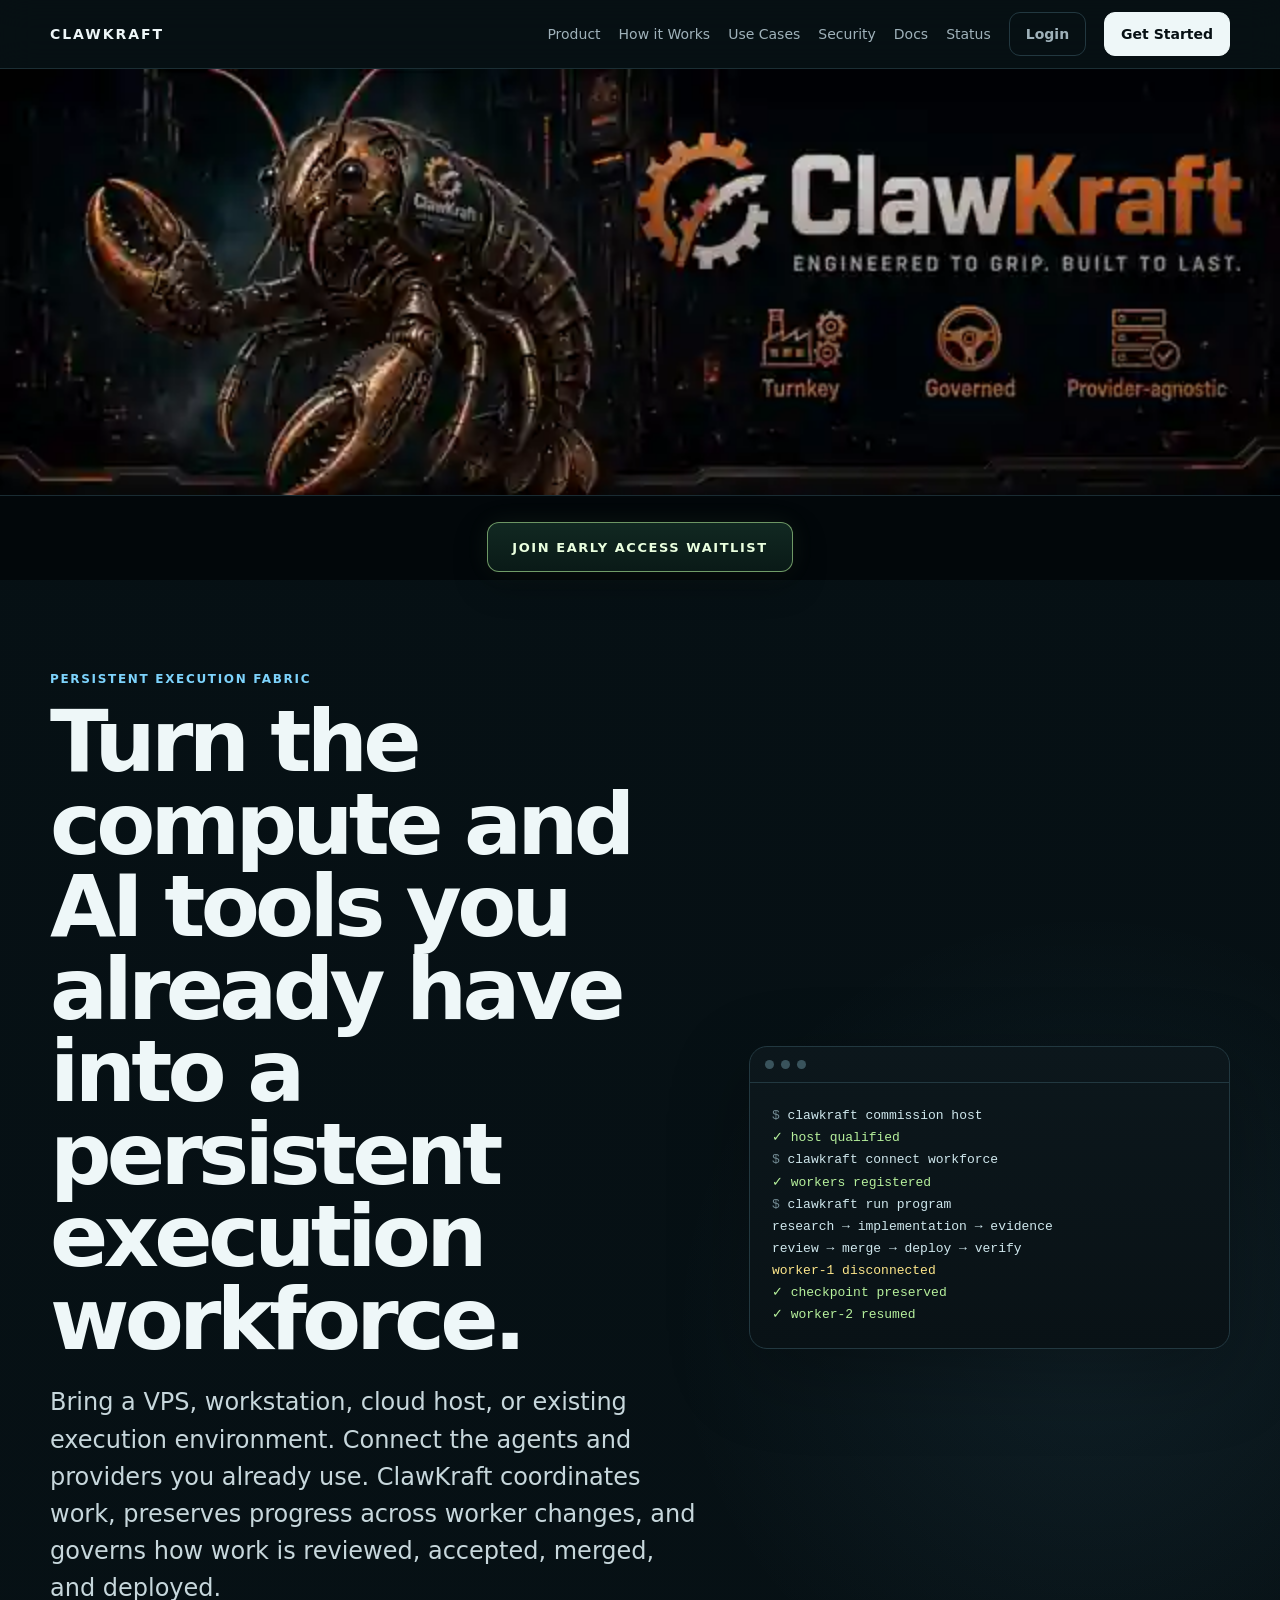
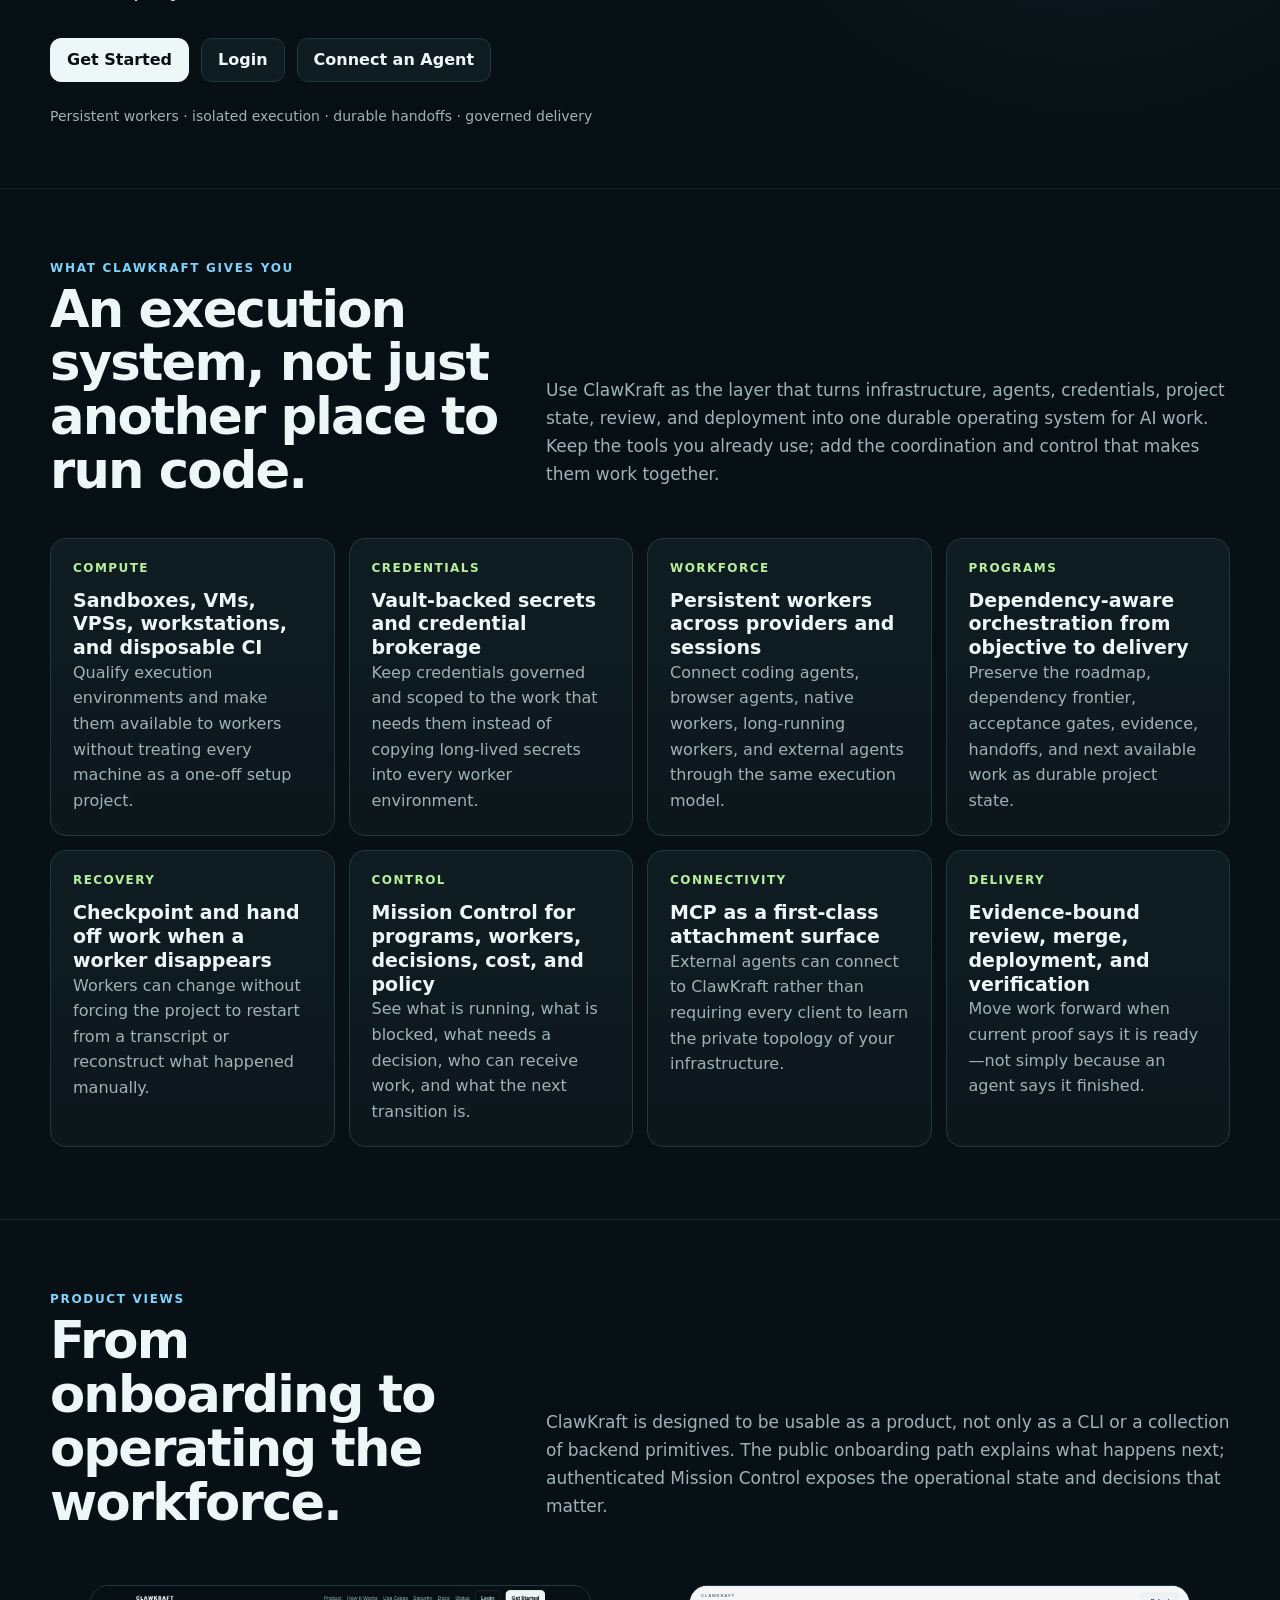
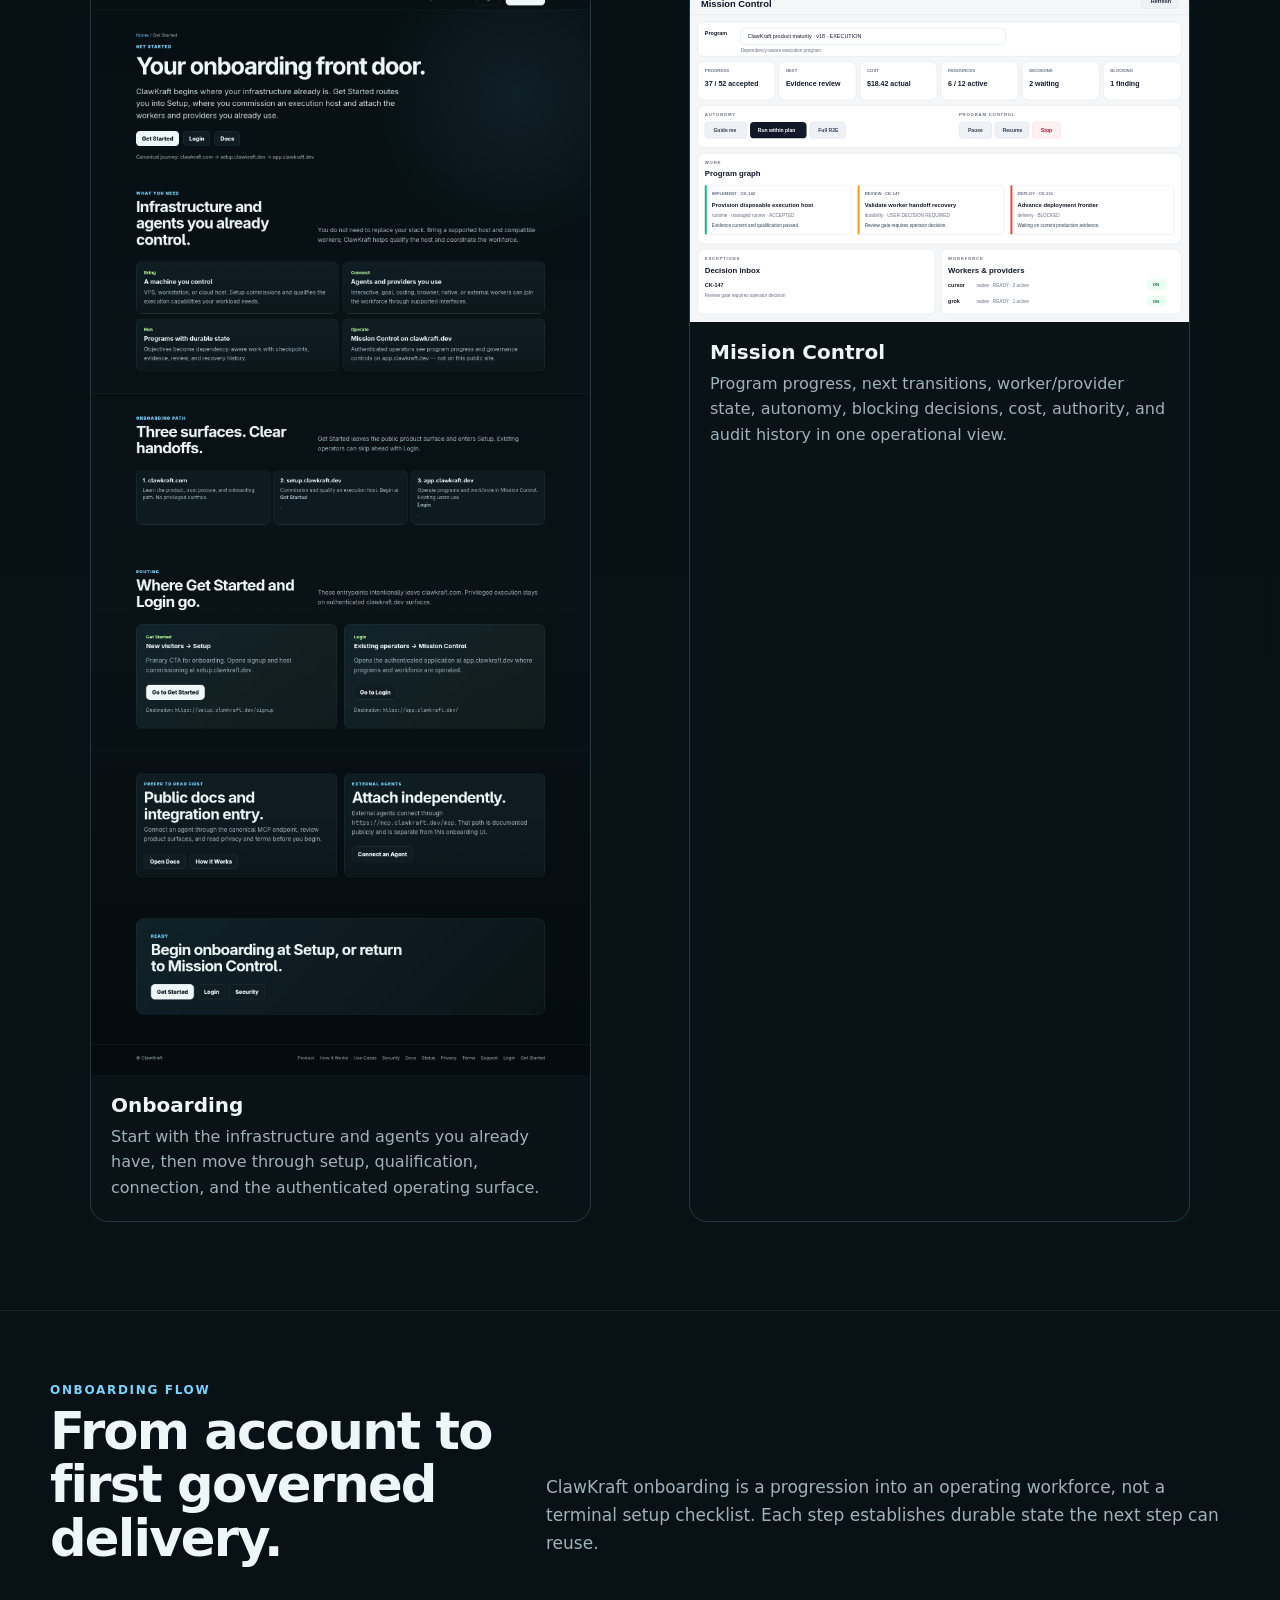
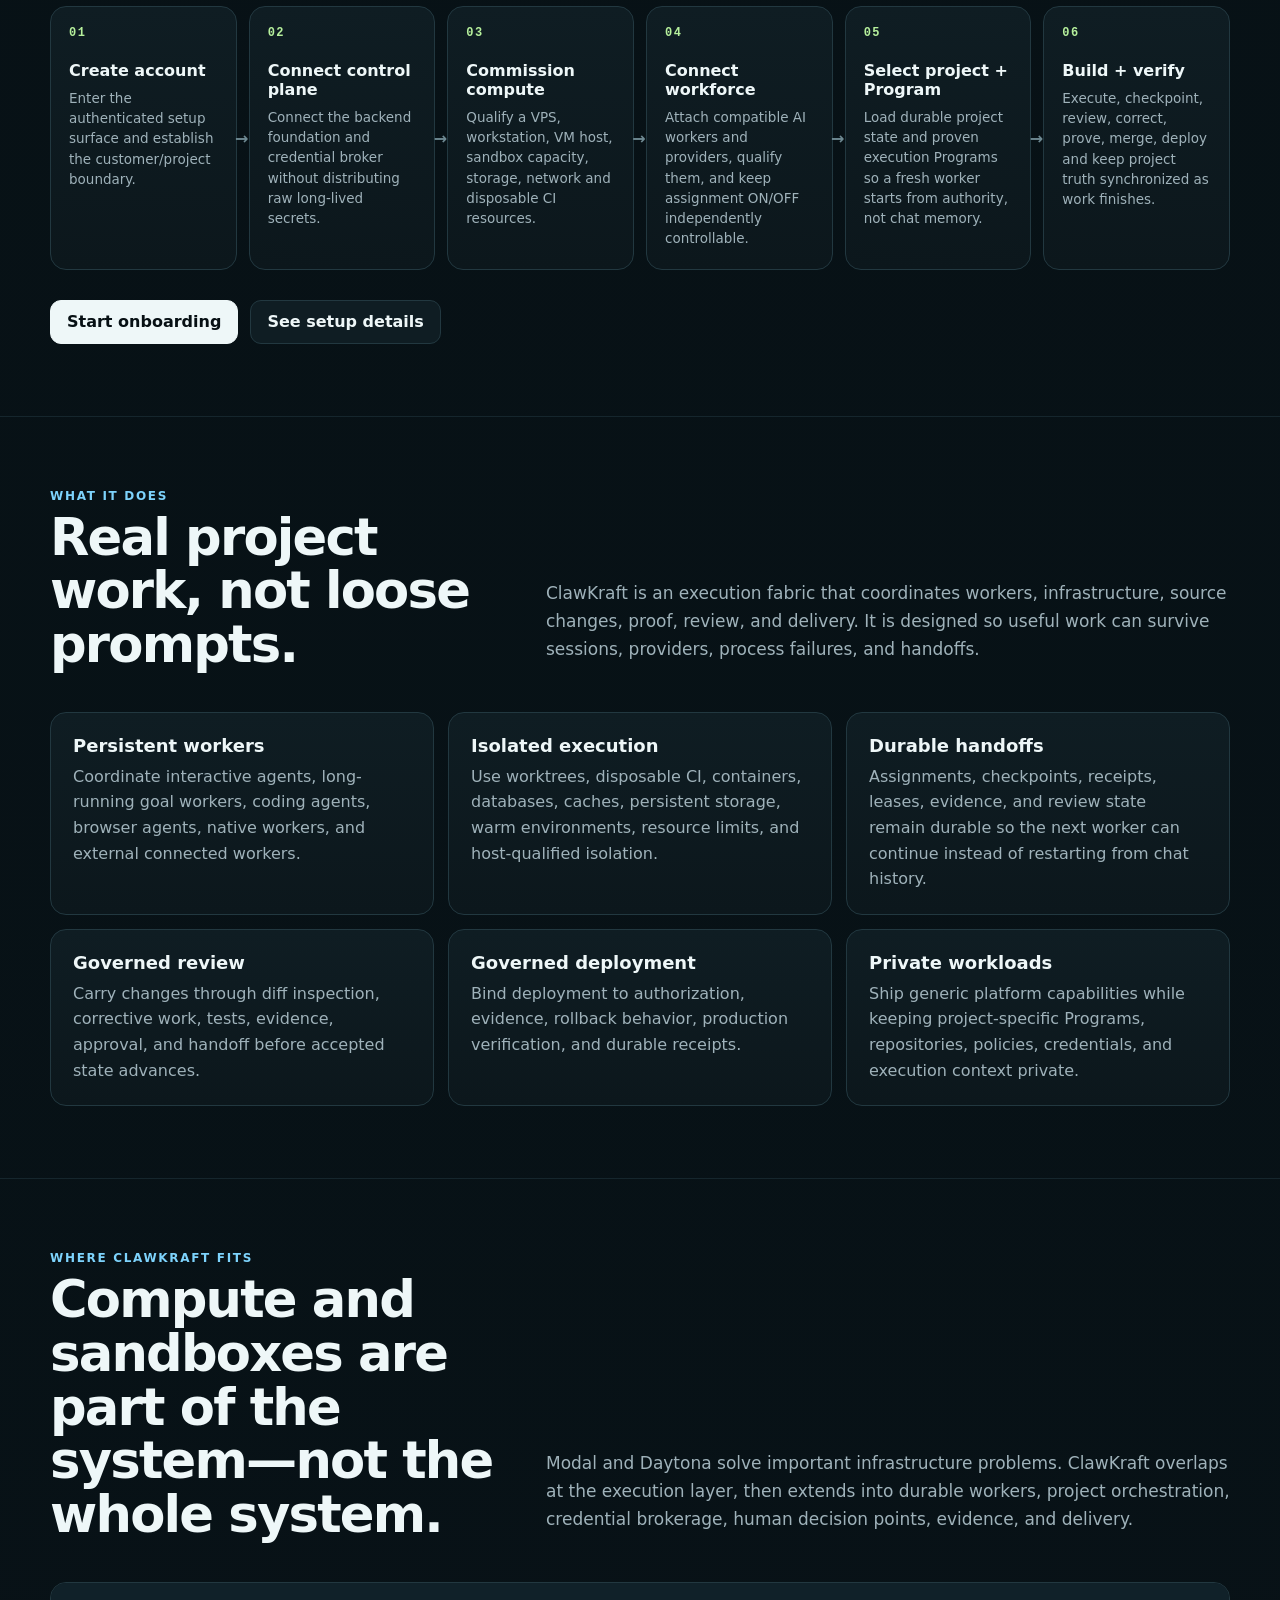
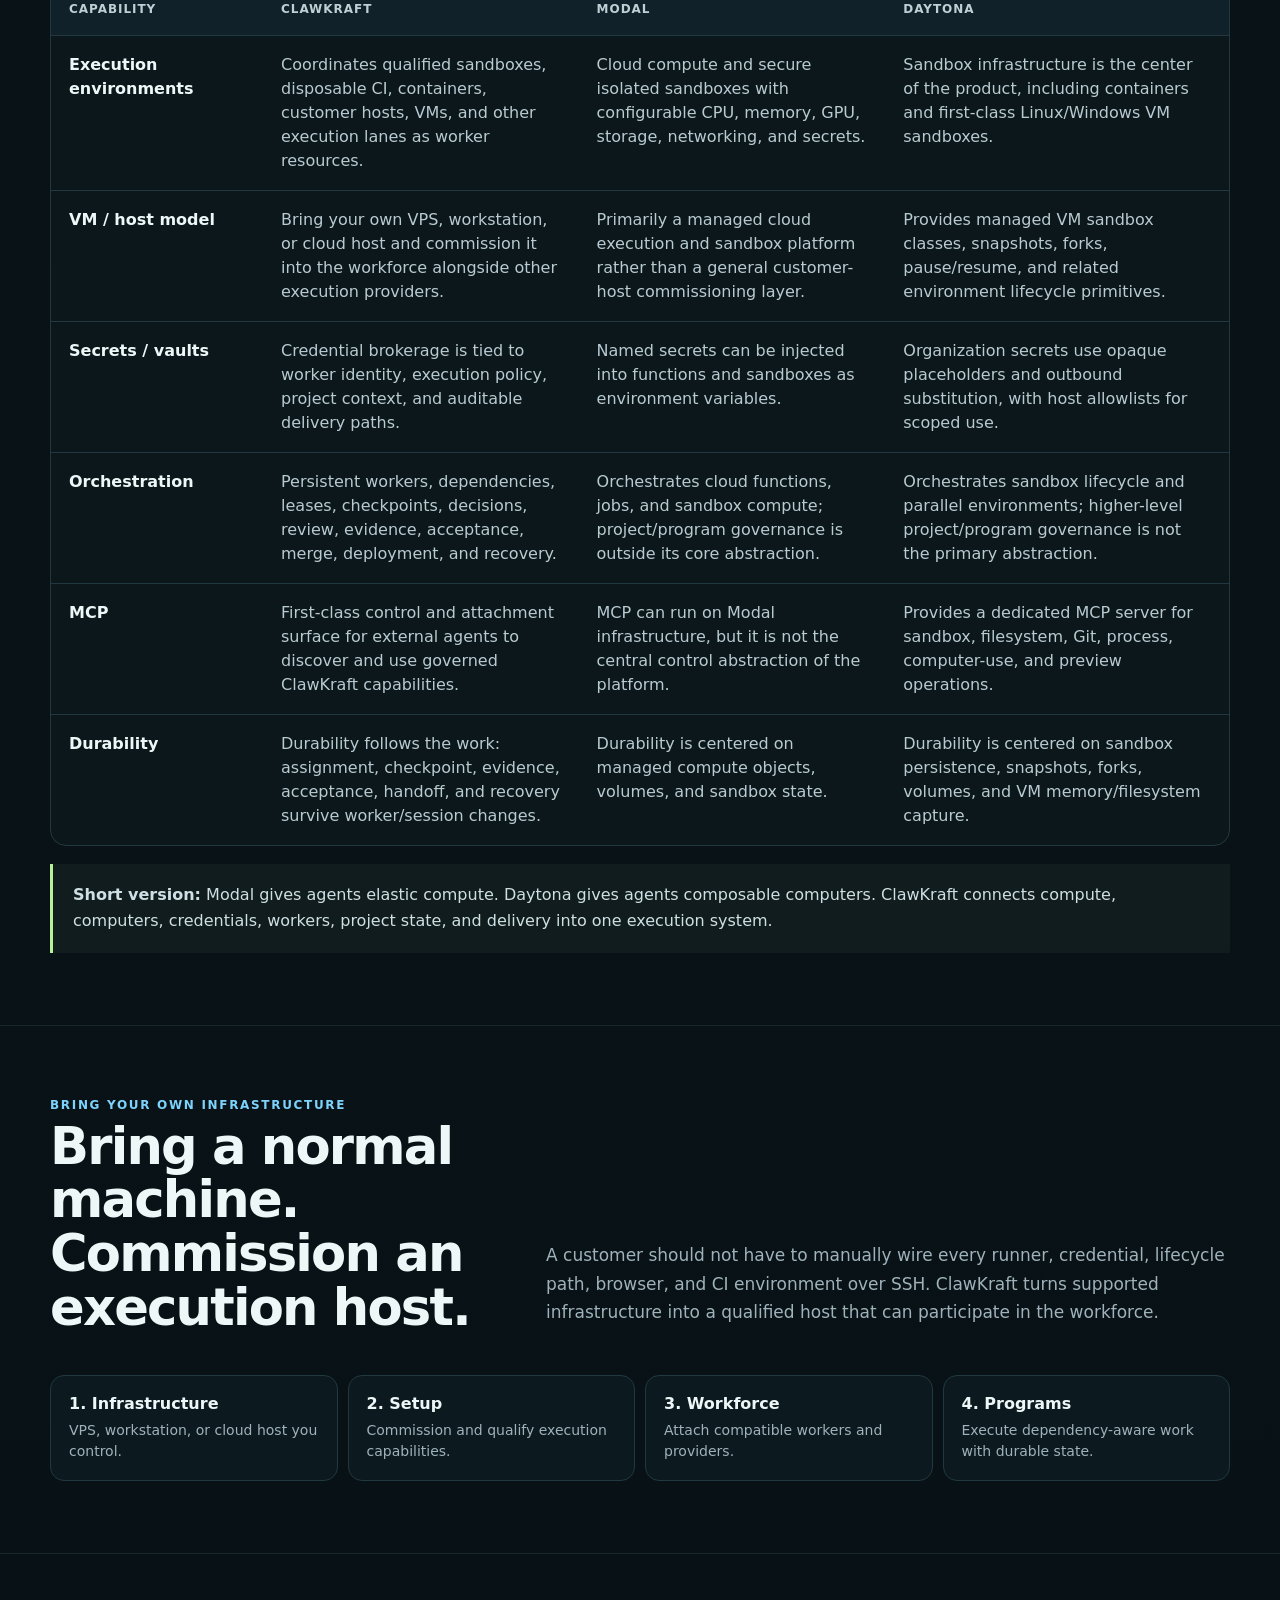
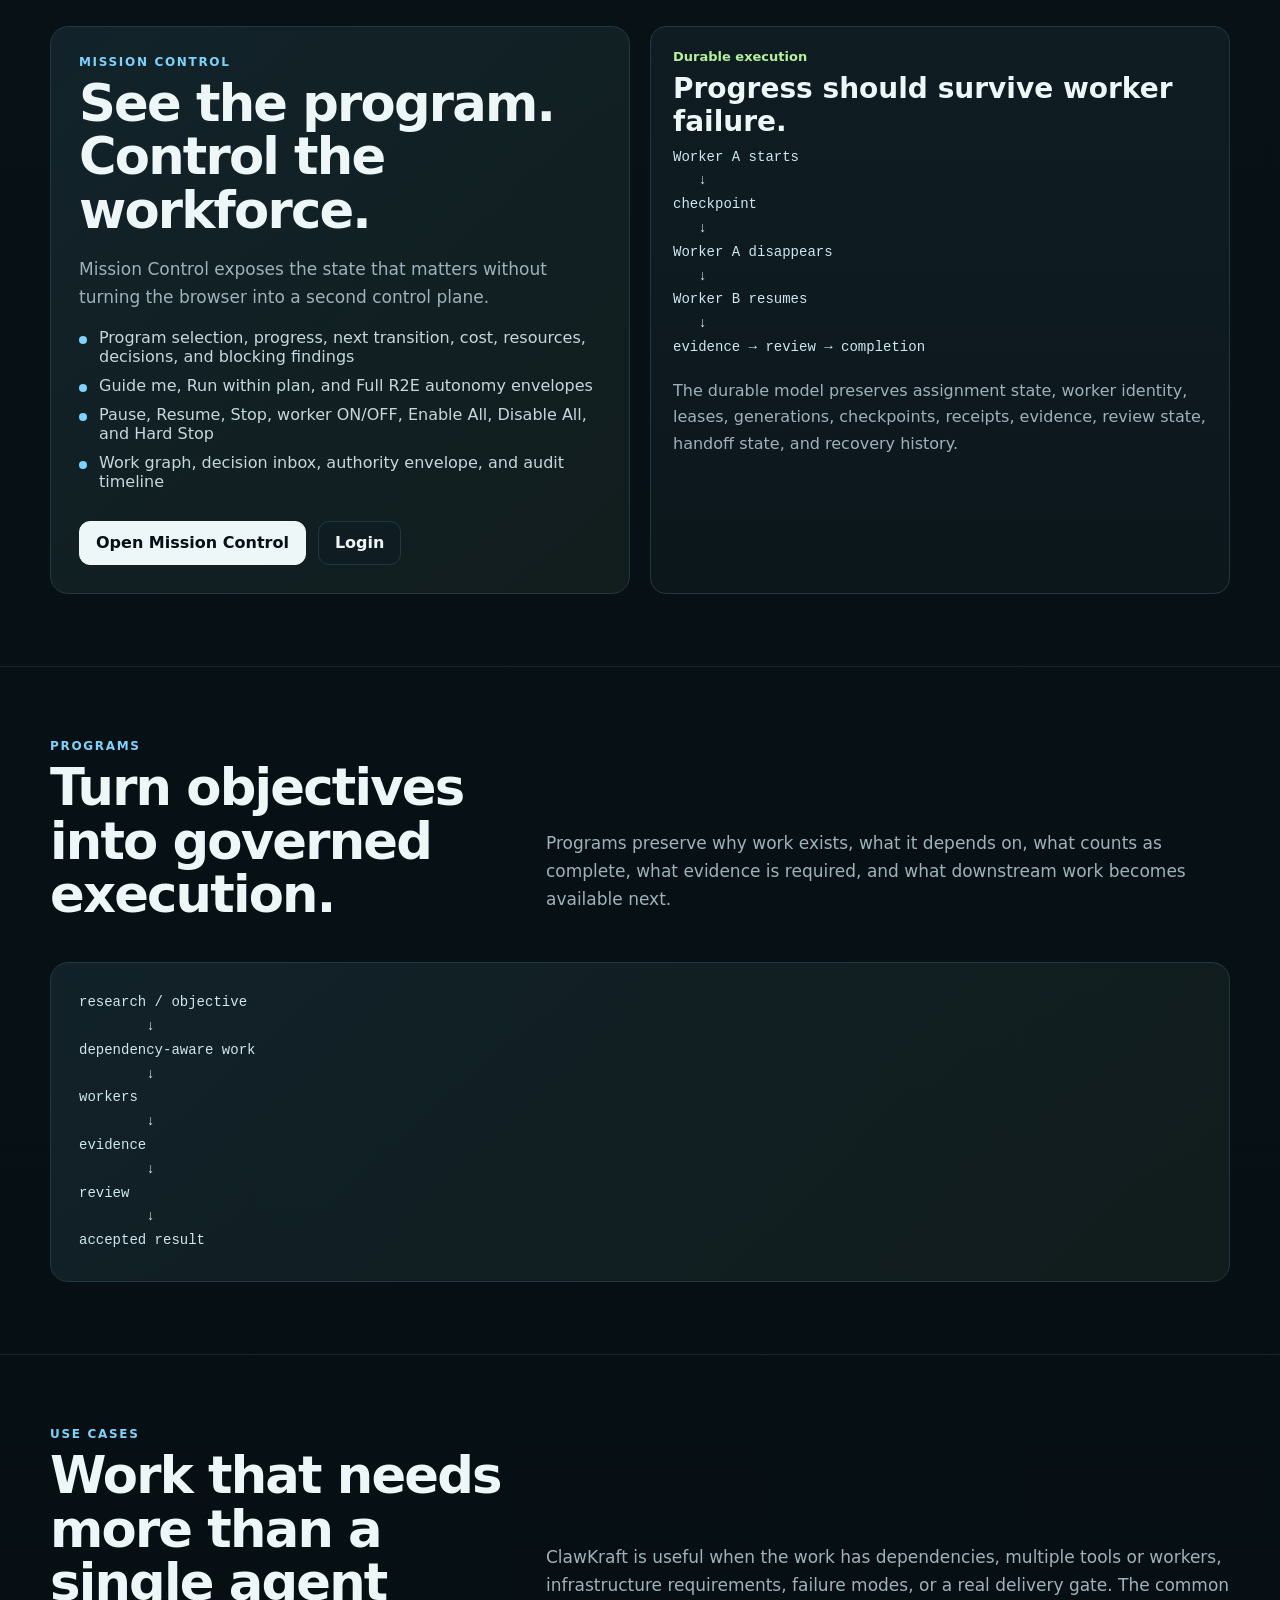
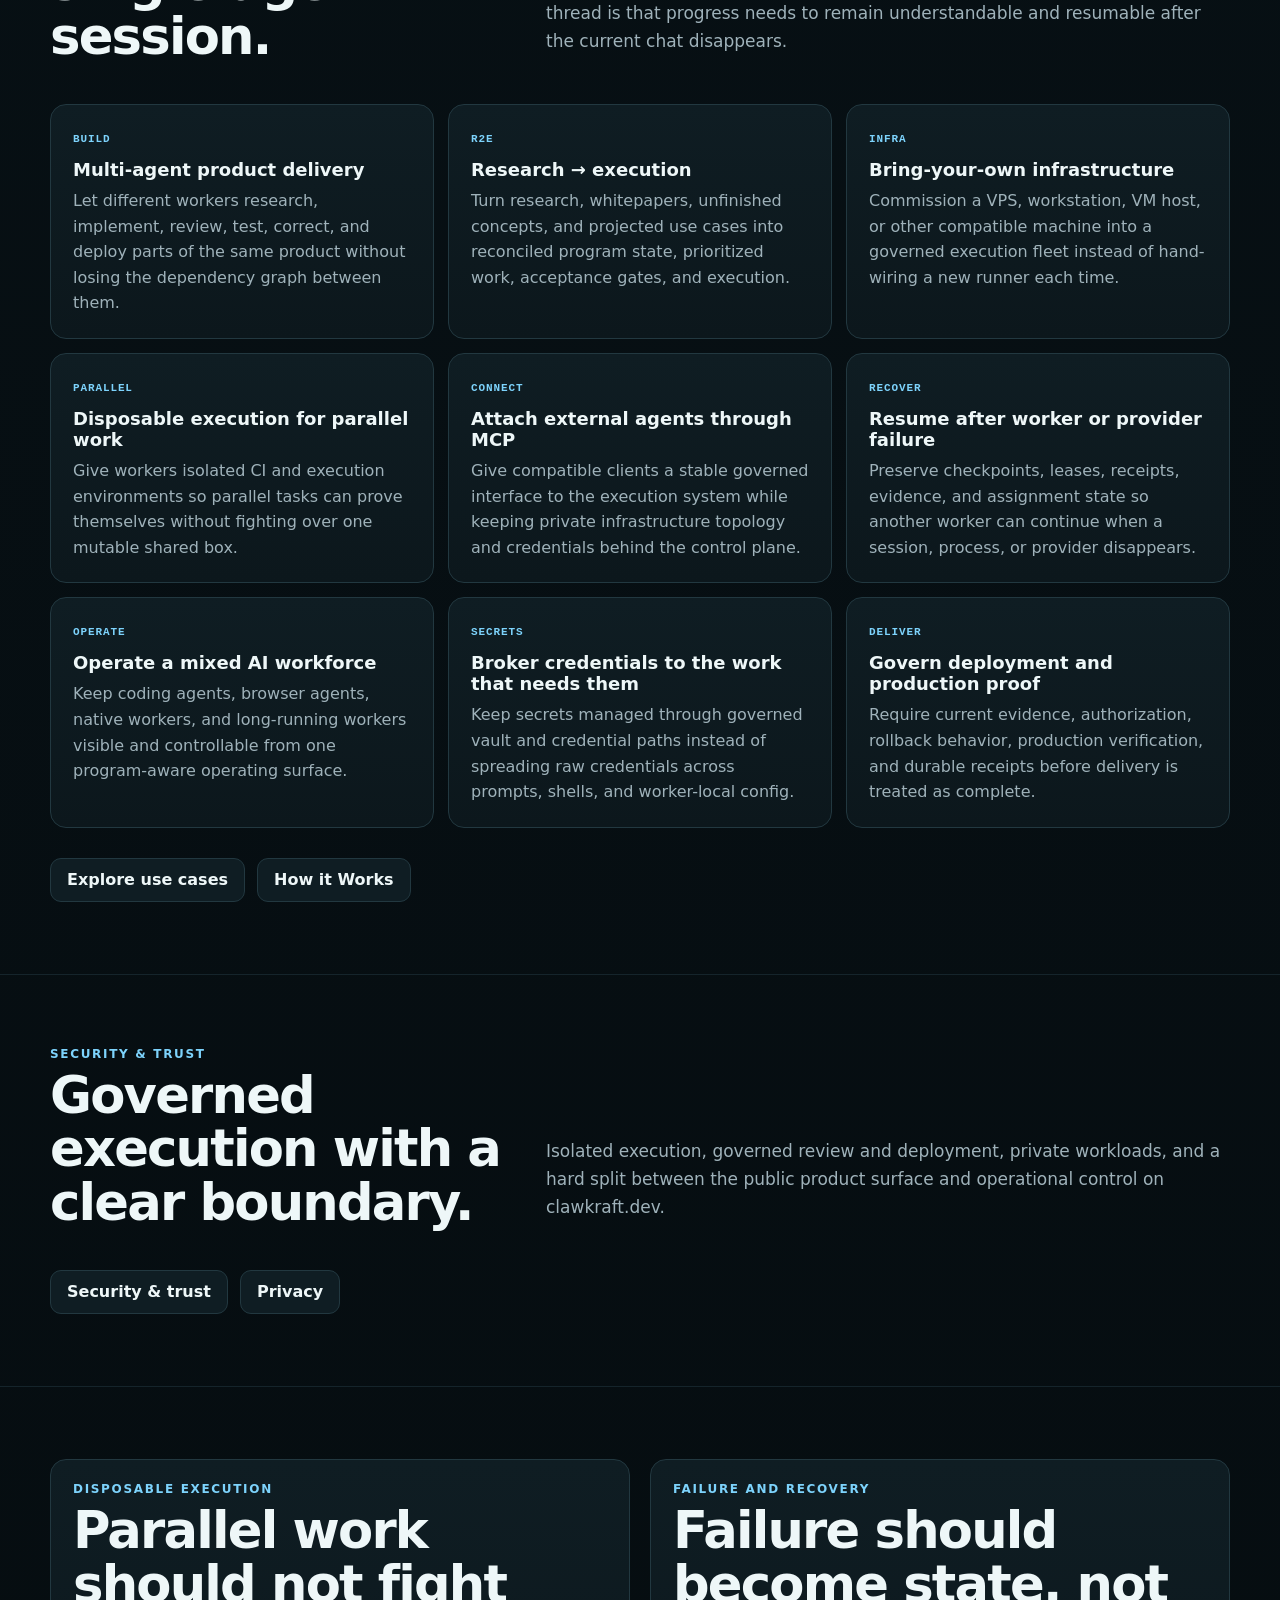
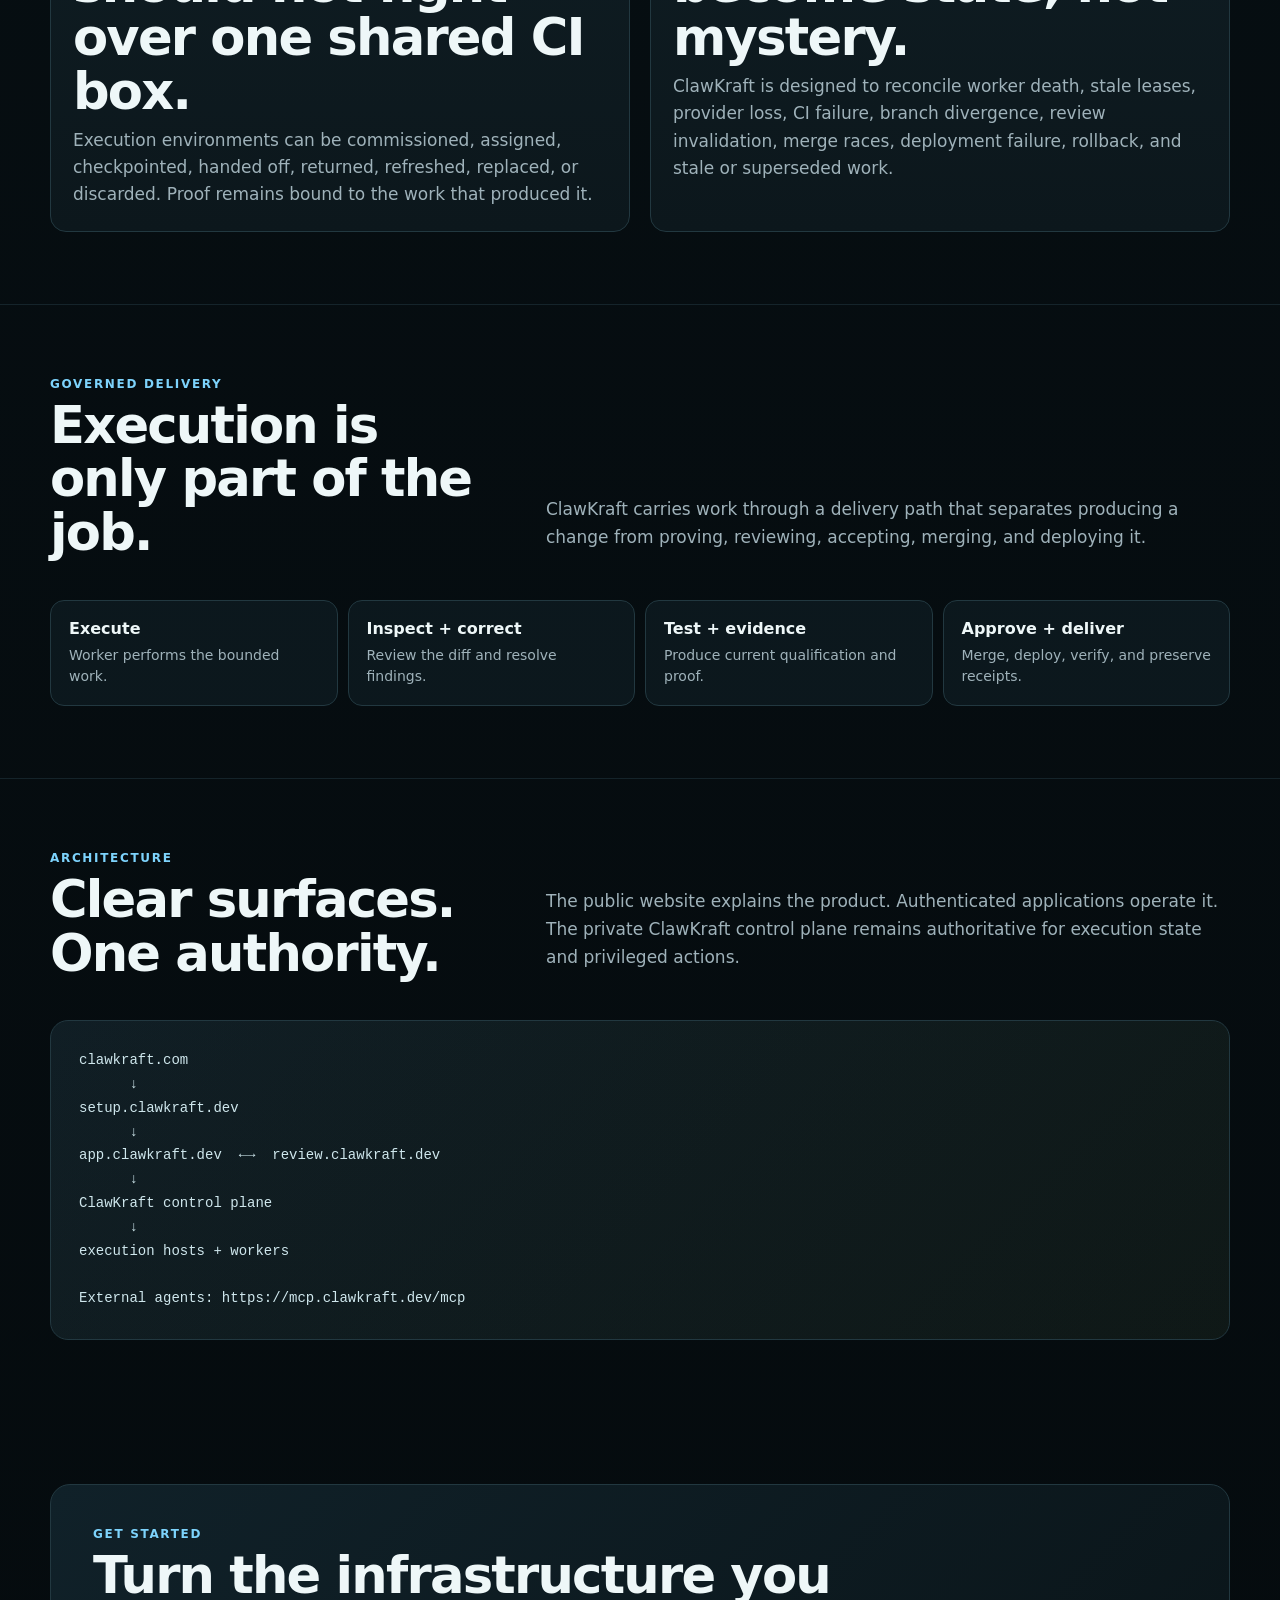
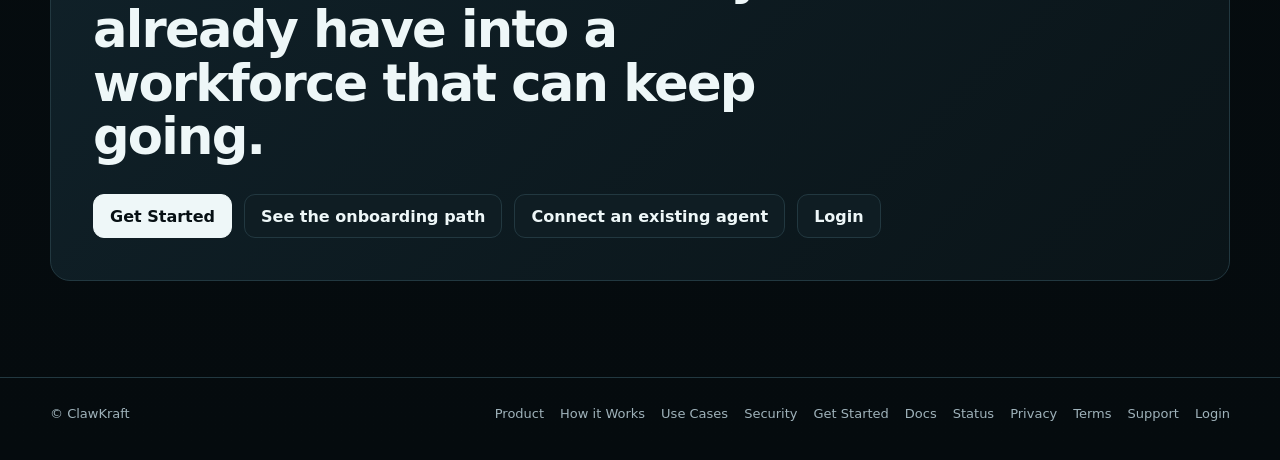
<file: index.html>
<!doctype html>
<html lang="en">
<head>
<meta charset="utf-8">
<meta name="viewport" content="width=device-width,initial-scale=1">
<meta name="description" content="ClawKraft turns the compute and AI tools you already have into a persistent, governed execution workforce.">
<title>ClawKraft — Persistent, Governed Execution</title>
<link rel="preload" as="image" href="/assets/clawkraft-header-v2.webp?v=8436-valid" type="image/webp" fetchpriority="high">
<style>
:root{
  color-scheme:dark;
  --bg:#071014;--bg2:#0b171c;--panel:#0f1d23;--panel2:#13242b;
  --text:#eef7f8;--muted:#9fb2ba;--line:#223840;--accent:#7dd3fc;
  --accent2:#b6f09c;--danger:#fda4af;--max:1180px;
  font-family:Inter,ui-sans-serif,system-ui,-apple-system,BlinkMacSystemFont,"Segoe UI",sans-serif;
}
*{box-sizing:border-box}
html{scroll-behavior:smooth}
body{margin:0;background:
radial-gradient(circle at 85% 10%,rgba(125,211,252,.08),transparent 26rem),
linear-gradient(180deg,#061014 0%,#081217 55%,#050b0e 100%);color:var(--text)}
a{color:inherit;text-decoration:none}
.wrap{width:min(var(--max),calc(100% - 32px));margin:auto}
nav{position:sticky;top:0;z-index:20;border-bottom:1px solid rgba(34,56,64,.75);background:rgba(7,16,20,.88);backdrop-filter:blur(16px)}
.nav-inner{height:68px;display:flex;align-items:center;justify-content:space-between;gap:20px}
.brand{font-weight:900;letter-spacing:.14em;font-size:14px}
.nav-links{display:flex;gap:18px;align-items:center;color:var(--muted);font-size:14px}
.nav-links a:hover{color:var(--text)}
.button{display:inline-flex;align-items:center;justify-content:center;min-height:44px;padding:0 16px;border-radius:11px;border:1px solid var(--line);font-weight:800}
.button.primary{background:var(--text);color:#071014;border-color:var(--text)}
.button.secondary{background:var(--panel);color:var(--text)}
.button.ghost{background:transparent;color:var(--muted)}
.brand-header{width:100%;background:#02070a;border-bottom:1px solid rgba(34,56,64,.75);line-height:0;overflow:hidden}
.brand-header img{display:block;width:100%;height:auto;margin:0 auto;object-fit:contain}

.early-access-bar{display:flex;justify-content:center;align-items:center;padding:26px 16px 8px;background:#02070a}
.early-access-button{appearance:none;border:1px solid rgba(182,240,156,.58);background:linear-gradient(180deg,rgba(18,42,35,.96),rgba(10,27,24,.96));color:#eaffdf;min-height:50px;padding:0 24px;border-radius:12px;font:900 13px/1 Inter,ui-sans-serif,system-ui,-apple-system,BlinkMacSystemFont,"Segoe UI",sans-serif;letter-spacing:.12em;text-transform:uppercase;cursor:pointer;box-shadow:0 12px 34px rgba(0,0,0,.28),0 0 24px rgba(182,240,156,.07);transition:transform .18s ease,border-color .18s ease,box-shadow .18s ease}
.early-access-button:hover,.early-access-button:focus-visible{transform:translateY(-1px);border-color:#b6f09c;box-shadow:0 14px 40px rgba(0,0,0,.34),0 0 28px rgba(182,240,156,.14);outline:none}
.waitlist-modal[hidden]{display:none}
.waitlist-modal{position:fixed;inset:0;z-index:1000;display:grid;place-items:center;height:var(--waitlist-vh,100dvh);max-height:var(--waitlist-vh,100dvh);padding:16px;background:rgba(2,7,10,.82);backdrop-filter:blur(12px);overflow:hidden;overscroll-behavior:contain}
.waitlist-card{width:min(92vw,520px);max-height:calc(var(--waitlist-vh,100dvh) - 32px);display:flex;flex-direction:column;overflow:hidden;background:#091419;border:1px solid rgba(125,211,252,.26);box-shadow:0 24px 80px rgba(0,0,0,.56),0 0 44px rgba(125,211,252,.06);border-radius:18px;padding:28px;color:var(--text);min-height:0}
.waitlist-scroll{min-height:0;overflow-y:auto;overflow-x:hidden;overscroll-behavior:contain;-webkit-overflow-scrolling:touch;touch-action:pan-y;scrollbar-gutter:stable;padding-right:2px}
.waitlist-card h2{margin:0 0 8px;font-size:28px;letter-spacing:-.025em}
.waitlist-card p{margin:0 0 20px;color:var(--muted);line-height:1.55}
.waitlist-card label{display:block;margin:14px 0 6px;font-size:13px;color:#bfd0d5}
.waitlist-privacy{margin:16px 0 0;color:#9fb2ba;font-size:12.5px;line-height:1.55}
.waitlist-privacy a{color:#7dd3fc;text-decoration:underline}
.waitlist-consent{display:flex!important;gap:10px;align-items:flex-start;margin:14px 0 0!important;color:#c7d7dc!important;font-size:12.5px!important;line-height:1.5}
.waitlist-consent input{width:auto!important;margin-top:3px;flex:0 0 auto}
.waitlist-card input{box-sizing:border-box;width:100%;padding:13px 14px;border-radius:10px;border:1px solid #2b444d;background:#03090c;color:var(--text);font:inherit;outline:none}
.waitlist-card input:focus{border-color:var(--accent);box-shadow:0 0 0 3px rgba(125,211,252,.12)}
.waitlist-actions{display:flex;gap:10px;justify-content:flex-end;margin-top:20px}
.waitlist-actions button{border-radius:10px;padding:11px 15px;font:700 14px system-ui,-apple-system,sans-serif;cursor:pointer}
.waitlist-cancel{border:1px solid #2b444d;background:#0b171c;color:#d7e4e7}
.waitlist-submit{border:1px solid #b6f09c;background:#163025;color:#edffe5}
.waitlist-submit:disabled{opacity:.55;cursor:wait}
.waitlist-status{min-height:22px;margin-top:14px;font-size:14px;color:#b6f09c}
.waitlist-close{float:right;border:0;background:transparent;color:#9fb2ba;font-size:24px;cursor:pointer;line-height:1}
.waitlist-hp{position:absolute!important;left:-10000px!important;width:1px!important;height:1px!important;overflow:hidden!important}
.hero{padding:92px 0 64px;display:grid;grid-template-columns:1.15fr .85fr;gap:48px;align-items:center}
.eyebrow{font-size:12px;letter-spacing:.14em;text-transform:uppercase;color:var(--accent);font-weight:900}
h1{font-size:clamp(46px,7vw,86px);line-height:.96;letter-spacing:-.055em;margin:14px 0 22px;max-width:930px}
.lede{font-size:clamp(18px,2.4vw,24px);line-height:1.55;color:#c7d7dc;max-width:780px}
.hero-actions{display:flex;flex-wrap:wrap;gap:12px;margin-top:30px}
.proof{margin-top:26px;color:var(--muted);font-size:14px}
.terminal{background:linear-gradient(180deg,#0c171c,#091216);border:1px solid var(--line);border-radius:18px;overflow:hidden;box-shadow:0 24px 80px rgba(0,0,0,.28)}
.terminal-head{display:flex;gap:7px;padding:13px 15px;border-bottom:1px solid var(--line)}
.dot{width:9px;height:9px;border-radius:50%;background:#39535c}
.terminal-body{padding:22px;font:13px/1.7 ui-monospace,SFMono-Regular,Menlo,monospace;color:#cfe7ed}
.dim{color:#718991}.ok{color:var(--accent2)}.warn{color:#fde68a}
section{padding:72px 0;border-top:1px solid rgba(34,56,64,.55)}
.section-head{display:grid;grid-template-columns:.8fr 1.2fr;gap:40px;align-items:end;margin-bottom:32px}
h2{font-size:clamp(32px,4vw,52px);letter-spacing:-.035em;line-height:1.05;margin:8px 0}
.section-copy{color:var(--muted);font-size:17px;line-height:1.65}
.grid{display:grid;grid-template-columns:repeat(3,1fr);gap:14px}
.card{background:linear-gradient(180deg,var(--panel),#0c171c);border:1px solid var(--line);border-radius:16px;padding:22px}
.card h3{margin:0 0 8px;font-size:18px}
.card p{margin:0;color:var(--muted);line-height:1.6}
.capability-grid{display:grid;grid-template-columns:repeat(4,1fr);gap:14px}
.capability-card{min-height:180px;display:flex;flex-direction:column;justify-content:space-between}
.capability-card .cap-label{font-size:12px;letter-spacing:.12em;text-transform:uppercase;color:var(--accent2);font-weight:900;margin-bottom:14px}
.capability-card strong{font-size:19px;line-height:1.25;margin-bottom:8px}
.product-shots{display:grid;grid-template-columns:1fr 1fr;gap:18px}
.product-shot{background:#081217;border:1px solid var(--line);border-radius:18px;overflow:hidden}
.product-shot img{display:block;width:100%;height:auto;background:#0b171c}
.product-shot-copy{padding:18px 20px 20px}
.product-shot-copy h3{margin:0 0 7px;font-size:20px}
.product-shot-copy p{margin:0;color:var(--muted);line-height:1.6}
.comparison-wrap{overflow-x:auto;border:1px solid var(--line);border-radius:16px;background:#0c171c}
.comparison{width:100%;border-collapse:collapse;min-width:780px}
.comparison th,.comparison td{padding:17px 18px;border-bottom:1px solid var(--line);vertical-align:top;text-align:left;line-height:1.5}
.comparison th{font-size:12px;letter-spacing:.08em;text-transform:uppercase;color:#bfd0d5;background:#102129}
.comparison td:first-child{font-weight:800;color:var(--text);width:18%}
.comparison td{color:#b8cbd1}
.comparison tr:last-child td{border-bottom:0}
.use-grid{display:grid;grid-template-columns:repeat(3,1fr);gap:14px;margin-top:26px}
.use-card{min-height:190px}
.use-card .use-label{display:inline-block;margin-bottom:14px;font:800 11px/1 ui-monospace,SFMono-Regular,Menlo,monospace;letter-spacing:.08em;color:var(--accent)}
.callout{margin-top:18px;padding:18px 20px;border-left:3px solid var(--accent2);background:rgba(182,240,156,.045);color:#cfe0e4;line-height:1.65}
.onboarding-flow{display:grid;grid-template-columns:repeat(6,minmax(0,1fr));gap:12px;counter-reset:onboard}
.onboarding-step{position:relative;min-height:170px;padding:20px 18px;border:1px solid var(--line);border-radius:16px;background:linear-gradient(180deg,var(--panel),#0c171c)}
.onboarding-step:before{counter-increment:onboard;content:"0" counter(onboard);display:block;margin-bottom:22px;font:900 12px/1 ui-monospace,SFMono-Regular,Menlo,monospace;letter-spacing:.12em;color:var(--accent2)}
.onboarding-step:not(:last-child):after{content:"→";position:absolute;right:-17px;top:50%;z-index:2;transform:translateY(-50%);width:22px;text-align:center;color:#6f8a93;font-weight:900}
.onboarding-step b{display:block;margin-bottom:8px;font-size:16px}
.onboarding-step span{display:block;color:var(--muted);font-size:13.5px;line-height:1.5}
.flow{display:grid;grid-template-columns:repeat(4,1fr);gap:10px}
.step{border:1px solid var(--line);border-radius:14px;padding:18px;background:rgba(15,29,35,.72)}
.step b{display:block;margin-bottom:7px}.step span{color:var(--muted);font-size:14px;line-height:1.5}
.kicker{color:var(--accent2);font-size:13px;font-weight:800}
.split{display:grid;grid-template-columns:1fr 1fr;gap:20px}
.list{display:grid;gap:10px;margin-top:16px}
.item{display:flex;gap:12px;align-items:flex-start;color:#c7d7dc}
.item:before{content:"";width:8px;height:8px;margin-top:8px;border-radius:50%;background:var(--accent);flex:0 0 auto}
.band{background:linear-gradient(135deg,rgba(125,211,252,.09),rgba(182,240,156,.055));border:1px solid var(--line);border-radius:18px;padding:28px}
.arch{font:14px/1.7 ui-monospace,SFMono-Regular,Menlo,monospace;white-space:pre-wrap;color:#cfe7ed}
.cta{padding:72px 0 96px}
.cta-box{padding:42px;border:1px solid var(--line);border-radius:20px;background:linear-gradient(135deg,#102129,#0a1418)}
.cta-box h2{max-width:760px}
footer{border-top:1px solid var(--line);padding:28px 0 42px;color:var(--muted);font-size:13px}
.footer-inner{display:flex;justify-content:space-between;gap:20px;flex-wrap:wrap}
.footer-links{display:flex;gap:16px;flex-wrap:wrap}
@media(max-width:900px){.hero,.section-head,.split{grid-template-columns:1fr}.grid{grid-template-columns:1fr 1fr}.flow{grid-template-columns:1fr 1fr}.terminal{order:-1}.capability-grid{grid-template-columns:1fr 1fr}.product-shots{grid-template-columns:1fr}.use-grid{grid-template-columns:1fr 1fr}.onboarding-flow{grid-template-columns:repeat(3,1fr)}.onboarding-step:nth-child(3):after{display:none}}
@media(max-width:620px){.nav-links a:not(.button){display:none}.nav-links .nav-keep{display:inline-flex}.hero{padding-top:54px}.grid,.flow,.capability-grid,.use-grid,.onboarding-flow{grid-template-columns:1fr}.onboarding-step{min-height:auto}.onboarding-step:not(:last-child):after{content:"↓";right:auto;left:50%;top:auto;bottom:-19px;transform:translateX(-50%);background:#081217}.waitlist-modal{place-items:center;padding:8px max(8px,env(safe-area-inset-right)) max(8px,env(safe-area-inset-bottom)) max(8px,env(safe-area-inset-left))}.waitlist-card{width:100%;max-height:calc(var(--waitlist-vh,100dvh) - max(16px,env(safe-area-inset-bottom)));padding:18px 14px 0;margin:0;border-radius:16px}.waitlist-card h2{font-size:26px}.waitlist-scroll{padding:0 4px max(8px,env(safe-area-inset-bottom)) 0}.waitlist-actions{position:sticky;bottom:0;padding:14px 0 max(10px,env(safe-area-inset-bottom));background:linear-gradient(180deg,rgba(9,20,25,0),#091419 24%);z-index:4}.waitlist-actions button{min-height:46px;flex:1}.cta-box{padding:26px}.wrap{width:min(100% - 22px,var(--max))}.comparison th,.comparison td{padding:14px}}
</style>
</head>
<body>
<nav>
  <div class="wrap nav-inner">
    <a class="brand" href="/">CLAWKRAFT</a>
    <div class="nav-links">
      <a href="/product/">Product</a>
      <a href="/how-it-works/">How it Works</a>
      <a href="/use-cases/">Use Cases</a>
      <a href="/security/">Security</a>
      <a href="/docs/">Docs</a>
      <a href="/status/">Status</a>
      <a class="button ghost nav-keep" href="https://mcp.clawkraft.dev/owner/login">Login</a>
      <a class="button primary nav-keep" href="https://setup.clawkraft.dev/signup">Get Started</a>
    </div>
  </div>
</nav>

<div class="brand-header" aria-label="ClawKraft">
  <img src="/assets/clawkraft-header-v2.webp?v=8436-valid" width="1536" height="512" alt="ClawKraft — Engineered to grip. Built to last. Turnkey, governed, provider-agnostic.">
</div>

<div class="early-access-bar">
  <button class="early-access-button waitlist-trigger" type="button">Join Early Access Waitlist</button>
</div>

<main>
  <div class="wrap hero">
    <div>
      <div class="eyebrow">Persistent execution fabric</div>
      <h1>Turn the compute and AI tools you already have into a persistent execution workforce.</h1>
      <p class="lede">Bring a VPS, workstation, cloud host, or existing execution environment. Connect the agents and providers you already use. ClawKraft coordinates work, preserves progress across worker changes, and governs how work is reviewed, accepted, merged, and deployed.</p>
      <div class="hero-actions">
        <a class="button primary" href="https://setup.clawkraft.dev/signup">Get Started</a>
        <a class="button secondary" href="https://mcp.clawkraft.dev/owner/login">Login</a>
        <a class="button secondary" href="/docs/">Connect an Agent</a>
      </div>
      <div class="proof">Persistent workers · isolated execution · durable handoffs · governed delivery</div>
    </div>
    <div class="terminal" aria-label="Example ClawKraft execution flow">
      <div class="terminal-head"><span class="dot"></span><span class="dot"></span><span class="dot"></span></div>
      <div class="terminal-body">
        <div><span class="dim">$</span> clawkraft commission host</div>
        <div class="ok">✓ host qualified</div>
        <div><span class="dim">$</span> clawkraft connect workforce</div>
        <div class="ok">✓ workers registered</div>
        <div><span class="dim">$</span> clawkraft run program</div>
        <div>research → implementation → evidence</div>
        <div>review → merge → deploy → verify</div>
        <div class="warn">worker-1 disconnected</div>
        <div class="ok">✓ checkpoint preserved</div>
        <div class="ok">✓ worker-2 resumed</div>
      </div>
    </div>
  </div>

  <section id="capabilities">
    <div class="wrap">
      <div class="section-head">
        <div><div class="eyebrow">What ClawKraft gives you</div><h2>An execution system, not just another place to run code.</h2></div>
        <p class="section-copy">Use ClawKraft as the layer that turns infrastructure, agents, credentials, project state, review, and deployment into one durable operating system for AI work. Keep the tools you already use; add the coordination and control that makes them work together.</p>
      </div>
      <div class="capability-grid">
        <article class="card capability-card"><div><div class="cap-label">Compute</div><strong>Sandboxes, VMs, VPSs, workstations, and disposable CI</strong><p>Qualify execution environments and make them available to workers without treating every machine as a one-off setup project.</p></div></article>
        <article class="card capability-card"><div><div class="cap-label">Credentials</div><strong>Vault-backed secrets and credential brokerage</strong><p>Keep credentials governed and scoped to the work that needs them instead of copying long-lived secrets into every worker environment.</p></div></article>
        <article class="card capability-card"><div><div class="cap-label">Workforce</div><strong>Persistent workers across providers and sessions</strong><p>Connect coding agents, browser agents, native workers, long-running workers, and external agents through the same execution model.</p></div></article>
        <article class="card capability-card"><div><div class="cap-label">Programs</div><strong>Dependency-aware orchestration from objective to delivery</strong><p>Preserve the roadmap, dependency frontier, acceptance gates, evidence, handoffs, and next available work as durable project state.</p></div></article>
        <article class="card capability-card"><div><div class="cap-label">Recovery</div><strong>Checkpoint and hand off work when a worker disappears</strong><p>Workers can change without forcing the project to restart from a transcript or reconstruct what happened manually.</p></div></article>
        <article class="card capability-card"><div><div class="cap-label">Control</div><strong>Mission Control for programs, workers, decisions, cost, and policy</strong><p>See what is running, what is blocked, what needs a decision, who can receive work, and what the next transition is.</p></div></article>
        <article class="card capability-card"><div><div class="cap-label">Connectivity</div><strong>MCP as a first-class attachment surface</strong><p>External agents can connect to ClawKraft rather than requiring every client to learn the private topology of your infrastructure.</p></div></article>
        <article class="card capability-card"><div><div class="cap-label">Delivery</div><strong>Evidence-bound review, merge, deployment, and verification</strong><p>Move work forward when current proof says it is ready—not simply because an agent says it finished.</p></div></article>
      </div>
    </div>
  </section>

  <section id="product-views">
    <div class="wrap">
      <div class="section-head">
        <div><div class="eyebrow">Product views</div><h2>From onboarding to operating the workforce.</h2></div>
        <p class="section-copy">ClawKraft is designed to be usable as a product, not only as a CLI or a collection of backend primitives. The public onboarding path explains what happens next; authenticated Mission Control exposes the operational state and decisions that matter.</p>
      </div>
      <div class="product-shots">
        <figure class="product-shot">
          <img src="/output/qualification/SURF-003/get-started-desktop.png" alt="ClawKraft onboarding path showing how a customer gets started" loading="lazy">
          <figcaption class="product-shot-copy"><h3>Onboarding</h3><p>Start with the infrastructure and agents you already have, then move through setup, qualification, connection, and the authenticated operating surface.</p></figcaption>
        </figure>
        <figure class="product-shot">
          <img src="/assets/mission-control-overview.svg" alt="ClawKraft Mission Control product view with program progress, worker controls, work graph, decisions, and audit state" loading="lazy">
          <figcaption class="product-shot-copy"><h3>Mission Control</h3><p>Program progress, next transitions, worker/provider state, autonomy, blocking decisions, cost, authority, and audit history in one operational view.</p></figcaption>
        </figure>
      </div>
    </div>
  </section>

  <section id="onboarding-flow">
    <div class="wrap">
      <div class="section-head">
        <div><div class="eyebrow">Onboarding flow</div><h2>From account to first governed delivery.</h2></div>
        <p class="section-copy">ClawKraft onboarding is a progression into an operating workforce, not a terminal setup checklist. Each step establishes durable state the next step can reuse.</p>
      </div>
      <div class="onboarding-flow" aria-label="ClawKraft onboarding flow">
        <div class="onboarding-step"><b>Create account</b><span>Enter the authenticated setup surface and establish the customer/project boundary.</span></div>
        <div class="onboarding-step"><b>Connect control plane</b><span>Connect the backend foundation and credential broker without distributing raw long-lived secrets.</span></div>
        <div class="onboarding-step"><b>Commission compute</b><span>Qualify a VPS, workstation, VM host, sandbox capacity, storage, network and disposable CI resources.</span></div>
        <div class="onboarding-step"><b>Connect workforce</b><span>Attach compatible AI workers and providers, qualify them, and keep assignment ON/OFF independently controllable.</span></div>
        <div class="onboarding-step"><b>Select project + Program</b><span>Load durable project state and proven execution Programs so a fresh worker starts from authority, not chat memory.</span></div>
        <div class="onboarding-step"><b>Build + verify</b><span>Execute, checkpoint, review, correct, prove, merge, deploy and keep project truth synchronized as work finishes.</span></div>
      </div>
      <div class="hero-actions">
        <a class="button primary" href="https://setup.clawkraft.dev/signup">Start onboarding</a>
        <a class="button secondary" href="/get-started/">See setup details</a>
      </div>
    </div>
  </section>

  <section id="product">
    <div class="wrap">
      <div class="section-head">
        <div><div class="eyebrow">What it does</div><h2>Real project work, not loose prompts.</h2></div>
        <p class="section-copy">ClawKraft is an execution fabric that coordinates workers, infrastructure, source changes, proof, review, and delivery. It is designed so useful work can survive sessions, providers, process failures, and handoffs.</p>
      </div>
      <div class="grid">
        <article class="card"><h3>Persistent workers</h3><p>Coordinate interactive agents, long-running goal workers, coding agents, browser agents, native workers, and external connected workers.</p></article>
        <article class="card"><h3>Isolated execution</h3><p>Use worktrees, disposable CI, containers, databases, caches, persistent storage, warm environments, resource limits, and host-qualified isolation.</p></article>
        <article class="card"><h3>Durable handoffs</h3><p>Assignments, checkpoints, receipts, leases, evidence, and review state remain durable so the next worker can continue instead of restarting from chat history.</p></article>
        <article class="card"><h3>Governed review</h3><p>Carry changes through diff inspection, corrective work, tests, evidence, approval, and handoff before accepted state advances.</p></article>
        <article class="card"><h3>Governed deployment</h3><p>Bind deployment to authorization, evidence, rollback behavior, production verification, and durable receipts.</p></article>
        <article class="card"><h3>Private workloads</h3><p>Ship generic platform capabilities while keeping project-specific Programs, repositories, policies, credentials, and execution context private.</p></article>
      </div>
    </div>
  </section>

  <section id="compare">
    <div class="wrap">
      <div class="section-head">
        <div><div class="eyebrow">Where ClawKraft fits</div><h2>Compute and sandboxes are part of the system—not the whole system.</h2></div>
        <p class="section-copy">Modal and Daytona solve important infrastructure problems. ClawKraft overlaps at the execution layer, then extends into durable workers, project orchestration, credential brokerage, human decision points, evidence, and delivery.</p>
      </div>
      <div class="comparison-wrap">
        <table class="comparison">
          <thead><tr><th>Capability</th><th>ClawKraft</th><th>Modal</th><th>Daytona</th></tr></thead>
          <tbody>
            <tr><td>Execution environments</td><td>Coordinates qualified sandboxes, disposable CI, containers, customer hosts, VMs, and other execution lanes as worker resources.</td><td>Cloud compute and secure isolated sandboxes with configurable CPU, memory, GPU, storage, networking, and secrets.</td><td>Sandbox infrastructure is the center of the product, including containers and first-class Linux/Windows VM sandboxes.</td></tr>
            <tr><td>VM / host model</td><td>Bring your own VPS, workstation, or cloud host and commission it into the workforce alongside other execution providers.</td><td>Primarily a managed cloud execution and sandbox platform rather than a general customer-host commissioning layer.</td><td>Provides managed VM sandbox classes, snapshots, forks, pause/resume, and related environment lifecycle primitives.</td></tr>
            <tr><td>Secrets / vaults</td><td>Credential brokerage is tied to worker identity, execution policy, project context, and auditable delivery paths.</td><td>Named secrets can be injected into functions and sandboxes as environment variables.</td><td>Organization secrets use opaque placeholders and outbound substitution, with host allowlists for scoped use.</td></tr>
            <tr><td>Orchestration</td><td>Persistent workers, dependencies, leases, checkpoints, decisions, review, evidence, acceptance, merge, deployment, and recovery.</td><td>Orchestrates cloud functions, jobs, and sandbox compute; project/program governance is outside its core abstraction.</td><td>Orchestrates sandbox lifecycle and parallel environments; higher-level project/program governance is not the primary abstraction.</td></tr>
            <tr><td>MCP</td><td>First-class control and attachment surface for external agents to discover and use governed ClawKraft capabilities.</td><td>MCP can run on Modal infrastructure, but it is not the central control abstraction of the platform.</td><td>Provides a dedicated MCP server for sandbox, filesystem, Git, process, computer-use, and preview operations.</td></tr>
            <tr><td>Durability</td><td>Durability follows the work: assignment, checkpoint, evidence, acceptance, handoff, and recovery survive worker/session changes.</td><td>Durability is centered on managed compute objects, volumes, and sandbox state.</td><td>Durability is centered on sandbox persistence, snapshots, forks, volumes, and VM memory/filesystem capture.</td></tr>
          </tbody>
        </table>
      </div>
      <div class="callout"><strong>Short version:</strong> Modal gives agents elastic compute. Daytona gives agents composable computers. ClawKraft connects compute, computers, credentials, workers, project state, and delivery into one execution system.</div>
    </div>
  </section>

  <section>
    <div class="wrap">
      <div class="section-head">
        <div><div class="eyebrow">Bring your own infrastructure</div><h2>Bring a normal machine. Commission an execution host.</h2></div>
        <p class="section-copy">A customer should not have to manually wire every runner, credential, lifecycle path, browser, and CI environment over SSH. ClawKraft turns supported infrastructure into a qualified host that can participate in the workforce.</p>
      </div>
      <div class="flow">
        <div class="step"><b>1. Infrastructure</b><span>VPS, workstation, or cloud host you control.</span></div>
        <div class="step"><b>2. Setup</b><span>Commission and qualify execution capabilities.</span></div>
        <div class="step"><b>3. Workforce</b><span>Attach compatible workers and providers.</span></div>
        <div class="step"><b>4. Programs</b><span>Execute dependency-aware work with durable state.</span></div>
      </div>
    </div>
  </section>

  <section id="mission-control">
    <div class="wrap split">
      <div class="band">
        <div class="eyebrow">Mission Control</div>
        <h2>See the program. Control the workforce.</h2>
        <p class="section-copy">Mission Control exposes the state that matters without turning the browser into a second control plane.</p>
        <div class="list">
          <div class="item">Program selection, progress, next transition, cost, resources, decisions, and blocking findings</div>
          <div class="item">Guide me, Run within plan, and Full R2E autonomy envelopes</div>
          <div class="item">Pause, Resume, Stop, worker ON/OFF, Enable All, Disable All, and Hard Stop</div>
          <div class="item">Work graph, decision inbox, authority envelope, and audit timeline</div>
        </div>
        <div class="hero-actions"><a class="button primary" href="https://app.clawkraft.dev/">Open Mission Control</a> <a class="button secondary" href="https://mcp.clawkraft.dev/owner/login">Login</a></div>
      </div>
      <div class="card">
        <div class="kicker">Durable execution</div>
        <h3 style="font-size:28px;margin-top:8px">Progress should survive worker failure.</h3>
        <div class="arch">Worker A starts
   ↓
checkpoint
   ↓
Worker A disappears
   ↓
Worker B resumes
   ↓
evidence → review → completion</div>
        <p style="margin-top:18px;color:var(--muted);line-height:1.65">The durable model preserves assignment state, worker identity, leases, generations, checkpoints, receipts, evidence, review state, handoff state, and recovery history.</p>
      </div>
    </div>
  </section>

  <section>
    <div class="wrap">
      <div class="section-head">
        <div><div class="eyebrow">Programs</div><h2>Turn objectives into governed execution.</h2></div>
        <p class="section-copy">Programs preserve why work exists, what it depends on, what counts as complete, what evidence is required, and what downstream work becomes available next.</p>
      </div>
      <div class="band arch">research / objective
        ↓
dependency-aware work
        ↓
workers
        ↓
evidence
        ↓
review
        ↓
accepted result</div>
    </div>
  </section>

  <section id="use-cases">
    <div class="wrap">
      <div class="section-head">
        <div><div class="eyebrow">Use cases</div><h2>Work that needs more than a single agent session.</h2></div>
        <p class="section-copy">ClawKraft is useful when the work has dependencies, multiple tools or workers, infrastructure requirements, failure modes, or a real delivery gate. The common thread is that progress needs to remain understandable and resumable after the current chat disappears.</p>
      </div>
      <div class="use-grid">
        <article class="card use-card"><span class="use-label">BUILD</span><h3>Multi-agent product delivery</h3><p>Let different workers research, implement, review, test, correct, and deploy parts of the same product without losing the dependency graph between them.</p></article>
        <article class="card use-card"><span class="use-label">R2E</span><h3>Research → execution</h3><p>Turn research, whitepapers, unfinished concepts, and projected use cases into reconciled program state, prioritized work, acceptance gates, and execution.</p></article>
        <article class="card use-card"><span class="use-label">INFRA</span><h3>Bring-your-own infrastructure</h3><p>Commission a VPS, workstation, VM host, or other compatible machine into a governed execution fleet instead of hand-wiring a new runner each time.</p></article>
        <article class="card use-card"><span class="use-label">PARALLEL</span><h3>Disposable execution for parallel work</h3><p>Give workers isolated CI and execution environments so parallel tasks can prove themselves without fighting over one mutable shared box.</p></article>
        <article class="card use-card"><span class="use-label">CONNECT</span><h3>Attach external agents through MCP</h3><p>Give compatible clients a stable governed interface to the execution system while keeping private infrastructure topology and credentials behind the control plane.</p></article>
        <article class="card use-card"><span class="use-label">RECOVER</span><h3>Resume after worker or provider failure</h3><p>Preserve checkpoints, leases, receipts, evidence, and assignment state so another worker can continue when a session, process, or provider disappears.</p></article>
        <article class="card use-card"><span class="use-label">OPERATE</span><h3>Operate a mixed AI workforce</h3><p>Keep coding agents, browser agents, native workers, and long-running workers visible and controllable from one program-aware operating surface.</p></article>
        <article class="card use-card"><span class="use-label">SECRETS</span><h3>Broker credentials to the work that needs them</h3><p>Keep secrets managed through governed vault and credential paths instead of spreading raw credentials across prompts, shells, and worker-local config.</p></article>
        <article class="card use-card"><span class="use-label">DELIVER</span><h3>Govern deployment and production proof</h3><p>Require current evidence, authorization, rollback behavior, production verification, and durable receipts before delivery is treated as complete.</p></article>
      </div>
      <div class="hero-actions">
        <a class="button secondary" href="/use-cases/">Explore use cases</a>
        <a class="button secondary" href="/how-it-works/">How it Works</a>
      </div>
    </div>
  </section>

  <section>
    <div class="wrap">
      <div class="section-head">
        <div><div class="eyebrow">Security &amp; trust</div><h2>Governed execution with a clear boundary.</h2></div>
        <p class="section-copy">Isolated execution, governed review and deployment, private workloads, and a hard split between the public product surface and operational control on clawkraft.dev.</p>
      </div>
      <div class="hero-actions">
        <a class="button secondary" href="/security/">Security &amp; trust</a>
        <a class="button secondary" href="/docs/privacy/">Privacy</a>
      </div>
    </div>
  </section>

  <section>
    <div class="wrap split">
      <div class="card">
        <div class="eyebrow">Disposable execution</div>
        <h2>Parallel work should not fight over one shared CI box.</h2>
        <p class="section-copy">Execution environments can be commissioned, assigned, checkpointed, handed off, returned, refreshed, replaced, or discarded. Proof remains bound to the work that produced it.</p>
      </div>
      <div class="card">
        <div class="eyebrow">Failure and recovery</div>
        <h2>Failure should become state, not mystery.</h2>
        <p class="section-copy">ClawKraft is designed to reconcile worker death, stale leases, provider loss, CI failure, branch divergence, review invalidation, merge races, deployment failure, rollback, and stale or superseded work.</p>
      </div>
    </div>
  </section>

  <section>
    <div class="wrap">
      <div class="section-head">
        <div><div class="eyebrow">Governed delivery</div><h2>Execution is only part of the job.</h2></div>
        <p class="section-copy">ClawKraft carries work through a delivery path that separates producing a change from proving, reviewing, accepting, merging, and deploying it.</p>
      </div>
      <div class="flow">
        <div class="step"><b>Execute</b><span>Worker performs the bounded work.</span></div>
        <div class="step"><b>Inspect + correct</b><span>Review the diff and resolve findings.</span></div>
        <div class="step"><b>Test + evidence</b><span>Produce current qualification and proof.</span></div>
        <div class="step"><b>Approve + deliver</b><span>Merge, deploy, verify, and preserve receipts.</span></div>
      </div>
    </div>
  </section>

  <section>
    <div class="wrap">
      <div class="section-head">
        <div><div class="eyebrow">Architecture</div><h2>Clear surfaces. One authority.</h2></div>
        <p class="section-copy">The public website explains the product. Authenticated applications operate it. The private ClawKraft control plane remains authoritative for execution state and privileged actions.</p>
      </div>
      <div class="band arch">clawkraft.com
      ↓
setup.clawkraft.dev
      ↓
app.clawkraft.dev  ←→  review.clawkraft.dev
      ↓
ClawKraft control plane
      ↓
execution hosts + workers

External agents: https://mcp.clawkraft.dev/mcp</div>
    </div>
  </section>

  <div class="wrap cta">
    <div class="cta-box">
      <div class="eyebrow">Get started</div>
      <h2>Turn the infrastructure you already have into a workforce that can keep going.</h2>
      <div class="hero-actions">
        <a class="button primary" href="https://setup.clawkraft.dev/signup">Get Started</a>
        <a class="button secondary" href="/get-started/">See the onboarding path</a>
        <a class="button secondary" href="/docs/">Connect an existing agent</a>
        <a class="button secondary" href="https://mcp.clawkraft.dev/owner/login">Login</a>
      </div>
    </div>
  </div>
</main>

<footer>
  <div class="wrap footer-inner">
    <div>© ClawKraft</div>
    <div class="footer-links">
      <a href="/product/">Product</a>
      <a href="/how-it-works/">How it Works</a>
      <a href="/use-cases/">Use Cases</a>
      <a href="/security/">Security</a>
      <a href="/get-started/">Get Started</a>
      <a href="/docs/">Docs</a>
      <a href="/status/">Status</a>
      <a href="/docs/privacy/">Privacy</a>
      <a href="/docs/terms/">Terms</a>
      <a href="/docs/support/">Support</a>
      <a href="https://mcp.clawkraft.dev/owner/login">Login</a>
    </div>
  </div>
</footer>

<div class="waitlist-modal" id="waitlistModal" hidden aria-hidden="true">
  <div class="waitlist-card" role="dialog" aria-modal="true" aria-labelledby="waitlistTitle">
    <button class="waitlist-close" id="waitlistClose" type="button" aria-label="Close">×</button>
    <h2 id="waitlistTitle">Join Early Access</h2>
    <div class="waitlist-scroll" id="waitlistScroll">
      <p>Join the ClawKraft early access waitlist. We’ll let you know when access opens.</p>
      <form id="waitlistForm" novalidate>
        <label for="waitlistName">Name <span aria-hidden="true">(optional)</span></label>
        <input id="waitlistName" name="name" maxlength="80" autocomplete="name">
        <label for="waitlistEmail">Email</label>
        <input id="waitlistEmail" name="email" type="email" maxlength="254" autocomplete="email" required>
        <div class="waitlist-hp" aria-hidden="true">
          <label for="waitlistWebsite">Website</label>
          <input id="waitlistWebsite" name="website" tabindex="-1" autocomplete="off">
        </div>
        <p class="waitlist-privacy">We use your name and email only to manage early access, contact you about availability, and operate and secure ClawKraft. We do not sell your personal information or share it for advertising. <a href="/docs/privacy/" target="_blank" rel="noopener">Read the Privacy Policy</a>.</p>
        <label class="waitlist-consent" for="waitlistPrivacyAck"><input id="waitlistPrivacyAck" name="privacy_ack" type="checkbox" required><span>I agree that ClawKraft may store my name and email and contact me about early access as described above.</span></label>
        <div class="waitlist-actions">
          <button class="waitlist-cancel" id="waitlistCancel" type="button">Cancel</button>
          <button class="waitlist-submit" id="waitlistSubmit" type="submit">Join Waitlist</button>
        </div>
        <div class="waitlist-status" id="waitlistStatus" role="status" aria-live="polite"></div>
      </form>
    </div>
  </div>
</div>

<script>
(() => {
  const ENDPOINT = 'https://mgudasuaekvyohwoihnj.supabase.co/functions/v1/clawkraft-waitlist';
  const modal = document.getElementById('waitlistModal');
  const form = document.getElementById('waitlistForm');
  const email = document.getElementById('waitlistEmail');
  const name = document.getElementById('waitlistName');
  const website = document.getElementById('waitlistWebsite');
  const privacyAck = document.getElementById('waitlistPrivacyAck');
  const status = document.getElementById('waitlistStatus');
  const submit = document.getElementById('waitlistSubmit');
  const scroll = document.getElementById('waitlistScroll');
  let previousBodyOverflow = '';

  function syncWaitlistViewport() {
    const visibleHeight = window.visualViewport?.height || window.innerHeight;
    document.documentElement.style.setProperty('--waitlist-vh', Math.max(320, Math.floor(visibleHeight)) + 'px');
  }

  function openWaitlist() {
    syncWaitlistViewport();
    previousBodyOverflow = document.body.style.overflow;
    document.body.style.overflow = 'hidden';
    modal.hidden = false;
    modal.setAttribute('aria-hidden', 'false');
    status.textContent = '';
    scroll.scrollTop = 0;
    requestAnimationFrame(() => email.focus({preventScroll:true}));
  }
  function closeWaitlist() {
    modal.hidden = true;
    modal.setAttribute('aria-hidden', 'true');
    document.body.style.overflow = previousBodyOverflow;
  }

  syncWaitlistViewport();
  window.addEventListener('resize', syncWaitlistViewport, {passive:true});
  window.visualViewport?.addEventListener('resize', syncWaitlistViewport, {passive:true});
  window.visualViewport?.addEventListener('scroll', syncWaitlistViewport, {passive:true});

  document.querySelectorAll('.waitlist-trigger').forEach(el => el.addEventListener('click', openWaitlist));
  document.getElementById('waitlistClose').addEventListener('click', closeWaitlist);
  document.getElementById('waitlistCancel').addEventListener('click', closeWaitlist);
  modal.addEventListener('click', e => { if (e.target === modal) closeWaitlist(); });
  document.addEventListener('keydown', e => { if (e.key === 'Escape' && !modal.hidden) closeWaitlist(); });

  form.addEventListener('submit', async e => {
    e.preventDefault();
    const cleanEmail = email.value.trim().toLowerCase();
    const cleanName = name.value.trim();
    if (!cleanEmail) { status.textContent = 'Email is required.'; email.focus(); return; }
    if (cleanEmail.length > 254 || !/^[^\s@]+@[^\s@]+\.[^\s@]+$/.test(cleanEmail)) {
      status.textContent = 'Enter a valid email address.'; email.focus(); return;
    }
    if (cleanName.length > 80) { status.textContent = 'Name must be 80 characters or fewer.'; name.focus(); return; }
    if (!privacyAck.checked) { status.textContent = 'Please confirm the privacy statement to join the waitlist.'; privacyAck.focus(); return; }

    submit.disabled = true;
    status.textContent = 'Joining…';
    try {
      const r = await fetch(ENDPOINT, {
        method: 'POST',
        headers: {'Content-Type':'application/json'},
        body: JSON.stringify({name: cleanName, email: cleanEmail, website: website.value.trim(), privacy_ack: privacyAck.checked})
      });
      let data = {};
      try { data = await r.json(); } catch {}
      if (r.status === 201 || (r.ok && data.ok)) {
        status.textContent = 'Thanks for signing up. You’re on the ClawKraft early access waitlist. As soon as access becomes available, we’ll email you with more instructions.';
        form.reset();
        return;
      }
      if (r.status === 409) {
        status.textContent = data.error || 'That email is already on the waitlist.';
        return;
      }
      if (r.status === 400) {
        status.textContent = data.error || 'Please check the form and try again.';
        return;
      }
      status.textContent = data.error || 'Unable to join right now. Please try again.';
    } catch {
      status.textContent = 'Connection error. Please try again.';
    } finally {
      submit.disabled = false;
    }
  });
})();
</script>

</body>
</html>
</file>
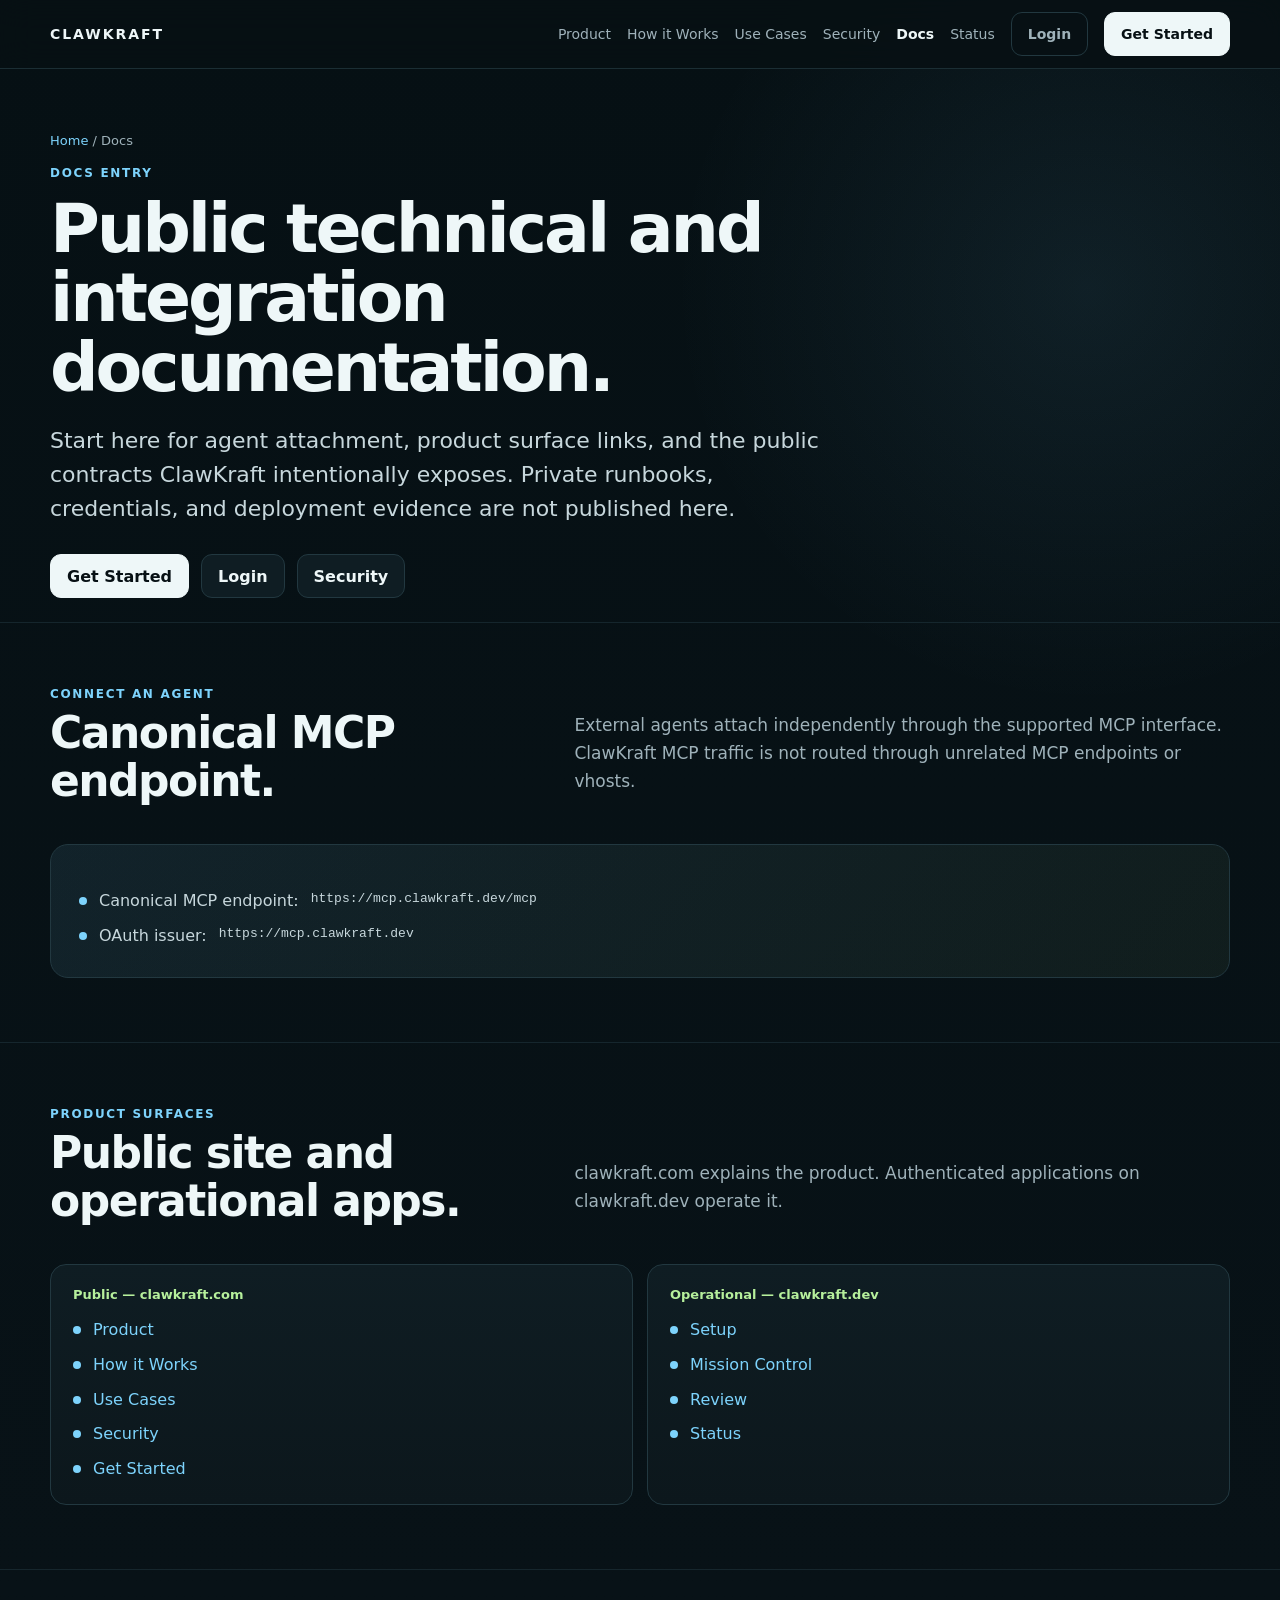
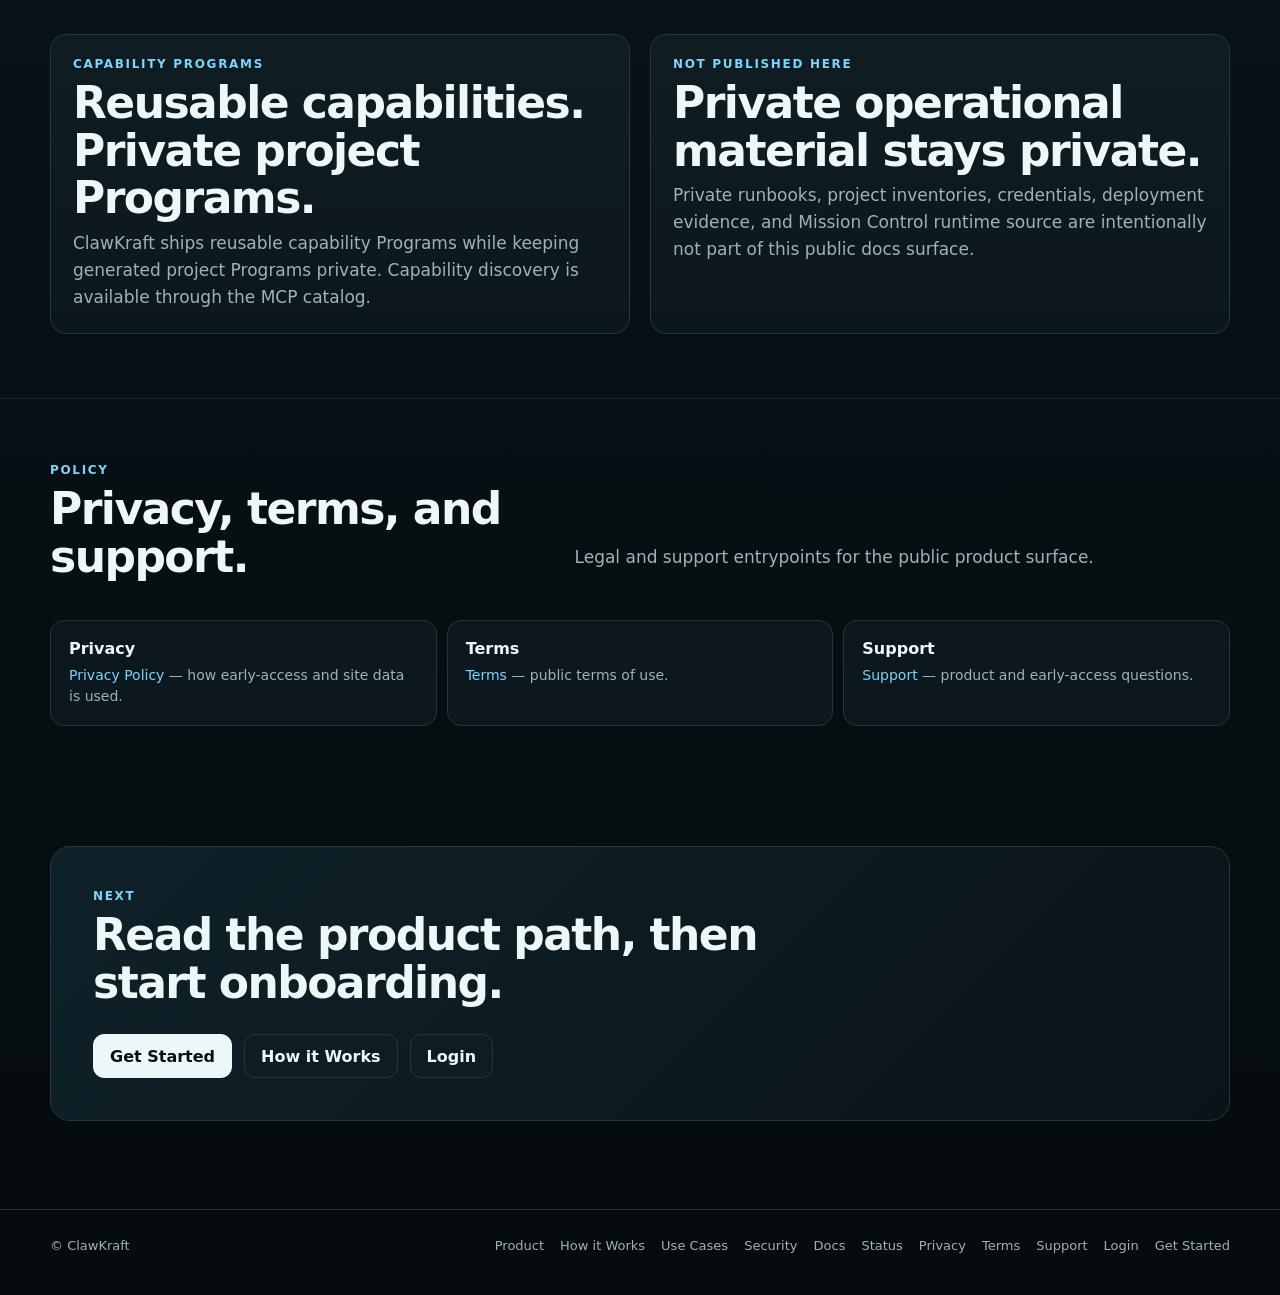
<file: docs/index.html>
<!doctype html>
<html lang="en">
<head>
<meta charset="utf-8">
<meta name="viewport" content="width=device-width,initial-scale=1">
<meta name="description" content="ClawKraft public documentation entry: connect an agent, product surfaces, and integration endpoints.">
<title>Docs — ClawKraft</title>
<link rel="stylesheet" href="/assets/site.css">
</head>
<body>
<nav>
  <div class="wrap nav-inner">
    <a class="brand" href="/">CLAWKRAFT</a>
    <div class="nav-links">
      <a href="/product/">Product</a>
      <a href="/how-it-works/">How it Works</a>
      <a href="/use-cases/">Use Cases</a>
      <a href="/security/">Security</a>
      <a href="/docs/" aria-current="page">Docs</a>
      <a href="/status/">Status</a>
      <a class="button ghost nav-keep" href="https://mcp.clawkraft.dev/owner/login">Login</a>
      <a class="button primary nav-keep" href="https://setup.clawkraft.dev/signup">Get Started</a>
    </div>
  </div>
</nav>

<main>
  <div class="wrap page-hero">
    <div class="breadcrumb"><a href="/">Home</a> / Docs</div>
    <div class="eyebrow">Docs entry</div>
    <h1>Public technical and integration documentation.</h1>
    <p class="lede">Start here for agent attachment, product surface links, and the public contracts ClawKraft intentionally exposes. Private runbooks, credentials, and deployment evidence are not published here.</p>
    <div class="hero-actions">
      <a class="button primary" href="https://setup.clawkraft.dev/signup">Get Started</a>
      <a class="button secondary" href="https://mcp.clawkraft.dev/owner/login">Login</a>
      <a class="button secondary" href="/security/">Security</a>
    </div>
  </div>

  <section>
    <div class="wrap">
      <div class="section-head">
        <div><div class="eyebrow">Connect an agent</div><h2>Canonical MCP endpoint.</h2></div>
        <p class="section-copy">External agents attach independently through the supported MCP interface. ClawKraft MCP traffic is not routed through unrelated MCP endpoints or vhosts.</p>
      </div>
      <div class="band">
        <div class="list">
          <div class="item">Canonical MCP endpoint: <code>https://mcp.clawkraft.dev/mcp</code></div>
          <div class="item">OAuth issuer: <code>https://mcp.clawkraft.dev</code></div>
        </div>
      </div>
    </div>
  </section>

  <section>
    <div class="wrap">
      <div class="section-head">
        <div><div class="eyebrow">Product surfaces</div><h2>Public site and operational apps.</h2></div>
        <p class="section-copy">clawkraft.com explains the product. Authenticated applications on clawkraft.dev operate it.</p>
      </div>
      <div class="grid two">
        <article class="card">
          <div class="kicker">Public — clawkraft.com</div>
          <div class="list">
            <div class="item"><a href="/product/" style="color:var(--accent)">Product</a></div>
            <div class="item"><a href="/how-it-works/" style="color:var(--accent)">How it Works</a></div>
            <div class="item"><a href="/use-cases/" style="color:var(--accent)">Use Cases</a></div>
            <div class="item"><a href="/security/" style="color:var(--accent)">Security</a></div>
            <div class="item"><a href="/get-started/" style="color:var(--accent)">Get Started</a></div>
          </div>
        </article>
        <article class="card">
          <div class="kicker">Operational — clawkraft.dev</div>
          <div class="list">
            <div class="item"><a href="https://setup.clawkraft.dev/" style="color:var(--accent)">Setup</a></div>
            <div class="item"><a href="https://app.clawkraft.dev/" style="color:var(--accent)">Mission Control</a></div>
            <div class="item"><a href="https://review.clawkraft.dev/" style="color:var(--accent)">Review</a></div>
            <div class="item"><a href="https://status.clawkraft.dev/" style="color:var(--accent)">Status</a></div>
          </div>
        </article>
      </div>
    </div>
  </section>

  <section>
    <div class="wrap split">
      <div class="card">
        <div class="eyebrow">Capability Programs</div>
        <h2>Reusable capabilities. Private project Programs.</h2>
        <p class="section-copy">ClawKraft ships reusable capability Programs while keeping generated project Programs private. Capability discovery is available through the MCP catalog.</p>
      </div>
      <div class="card">
        <div class="eyebrow">Not published here</div>
        <h2>Private operational material stays private.</h2>
        <p class="section-copy">Private runbooks, project inventories, credentials, deployment evidence, and Mission Control runtime source are intentionally not part of this public docs surface.</p>
      </div>
    </div>
  </section>

  <section>
    <div class="wrap">
      <div class="section-head">
        <div><div class="eyebrow">Policy</div><h2>Privacy, terms, and support.</h2></div>
        <p class="section-copy">Legal and support entrypoints for the public product surface.</p>
      </div>
      <div class="flow three">
        <div class="step"><b>Privacy</b><span><a href="/docs/privacy/" style="color:var(--accent)">Privacy Policy</a> — how early-access and site data is used.</span></div>
        <div class="step"><b>Terms</b><span><a href="/docs/terms/" style="color:var(--accent)">Terms</a> — public terms of use.</span></div>
        <div class="step"><b>Support</b><span><a href="/docs/support/" style="color:var(--accent)">Support</a> — product and early-access questions.</span></div>
      </div>
    </div>
  </section>

  <div class="wrap cta">
    <div class="cta-box">
      <div class="eyebrow">Next</div>
      <h2>Read the product path, then start onboarding.</h2>
      <div class="hero-actions">
        <a class="button primary" href="https://setup.clawkraft.dev/signup">Get Started</a>
        <a class="button secondary" href="/how-it-works/">How it Works</a>
        <a class="button secondary" href="https://mcp.clawkraft.dev/owner/login">Login</a>
      </div>
    </div>
  </div>
</main>

<footer>
  <div class="wrap footer-inner">
    <div>© ClawKraft</div>
    <div class="footer-links">
      <a href="/product/">Product</a>
      <a href="/how-it-works/">How it Works</a>
      <a href="/use-cases/">Use Cases</a>
      <a href="/security/">Security</a>
      <a href="/docs/">Docs</a>
      <a href="/status/">Status</a>
      <a href="/docs/privacy/">Privacy</a>
      <a href="/docs/terms/">Terms</a>
      <a href="/docs/support/">Support</a>
      <a href="https://mcp.clawkraft.dev/owner/login">Login</a>
      <a href="https://setup.clawkraft.dev/signup">Get Started</a>
    </div>
  </div>
</footer>
</body>
</html>
</file>
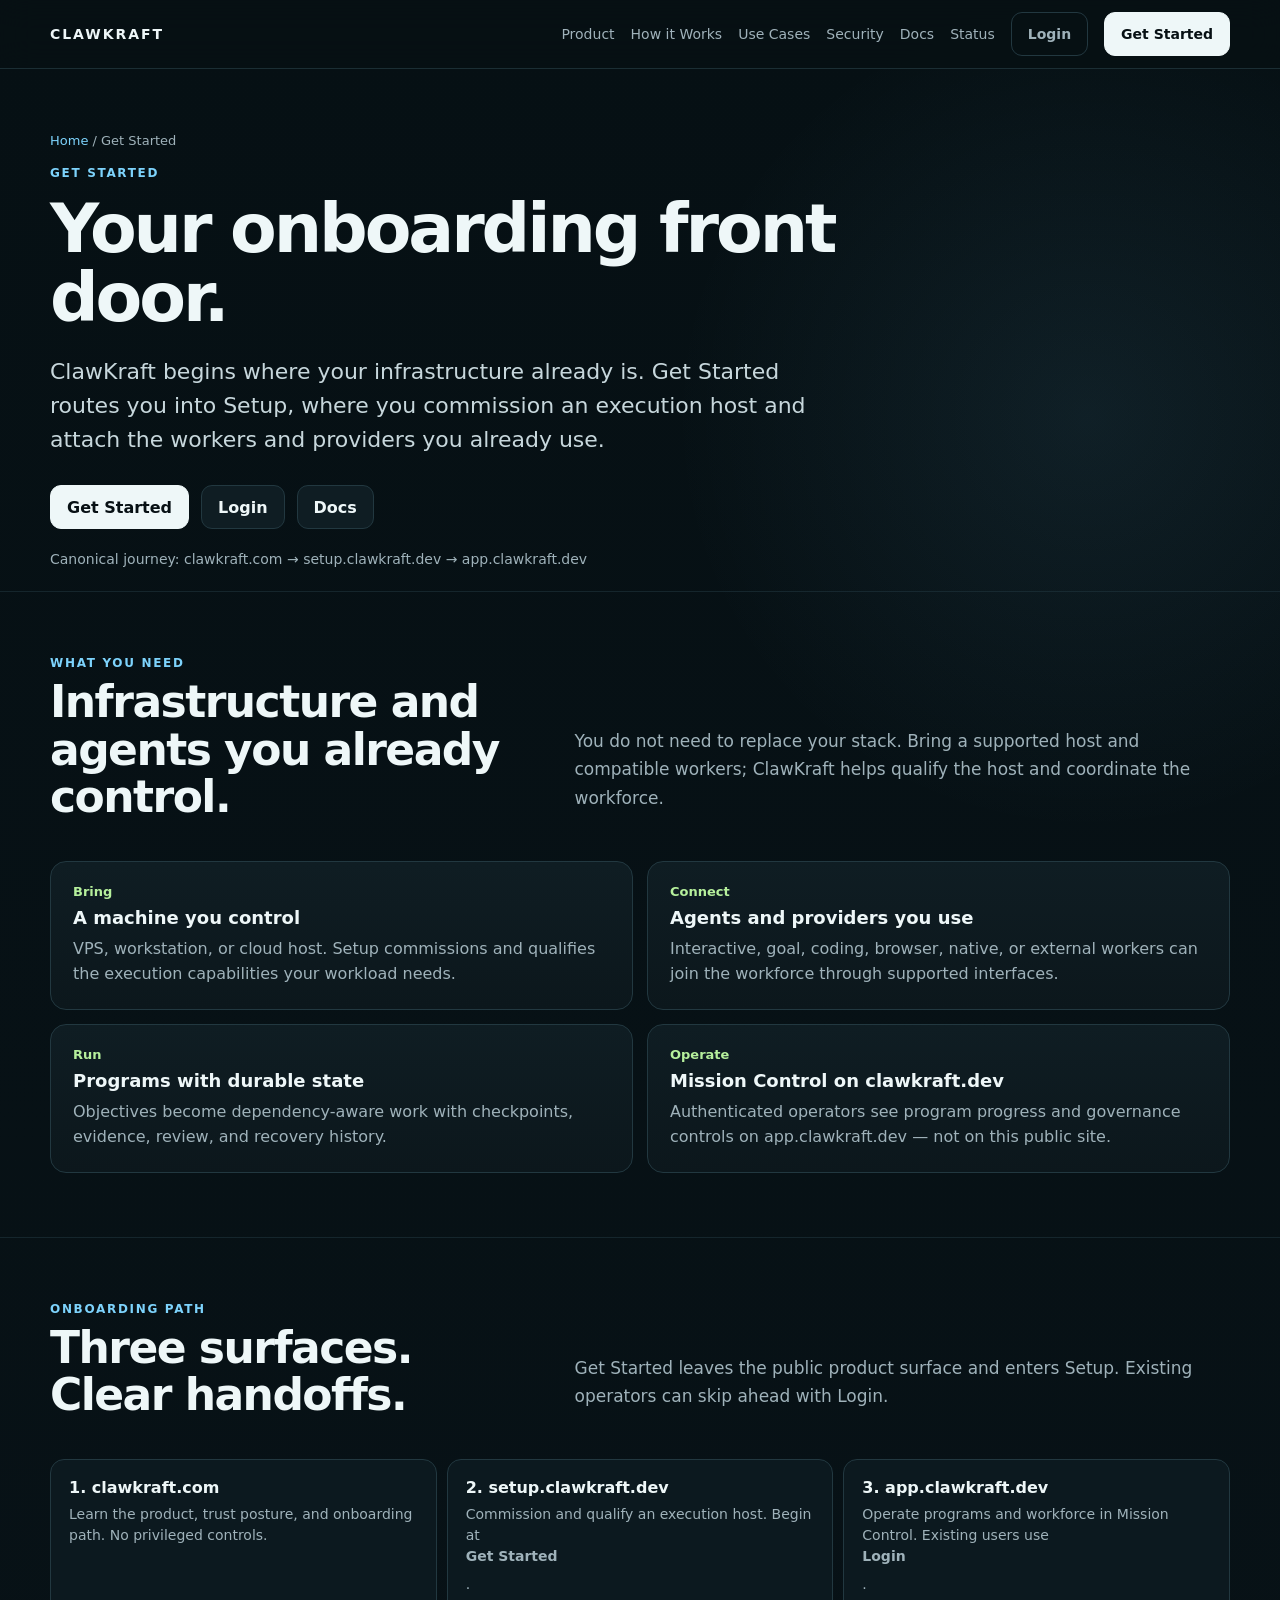
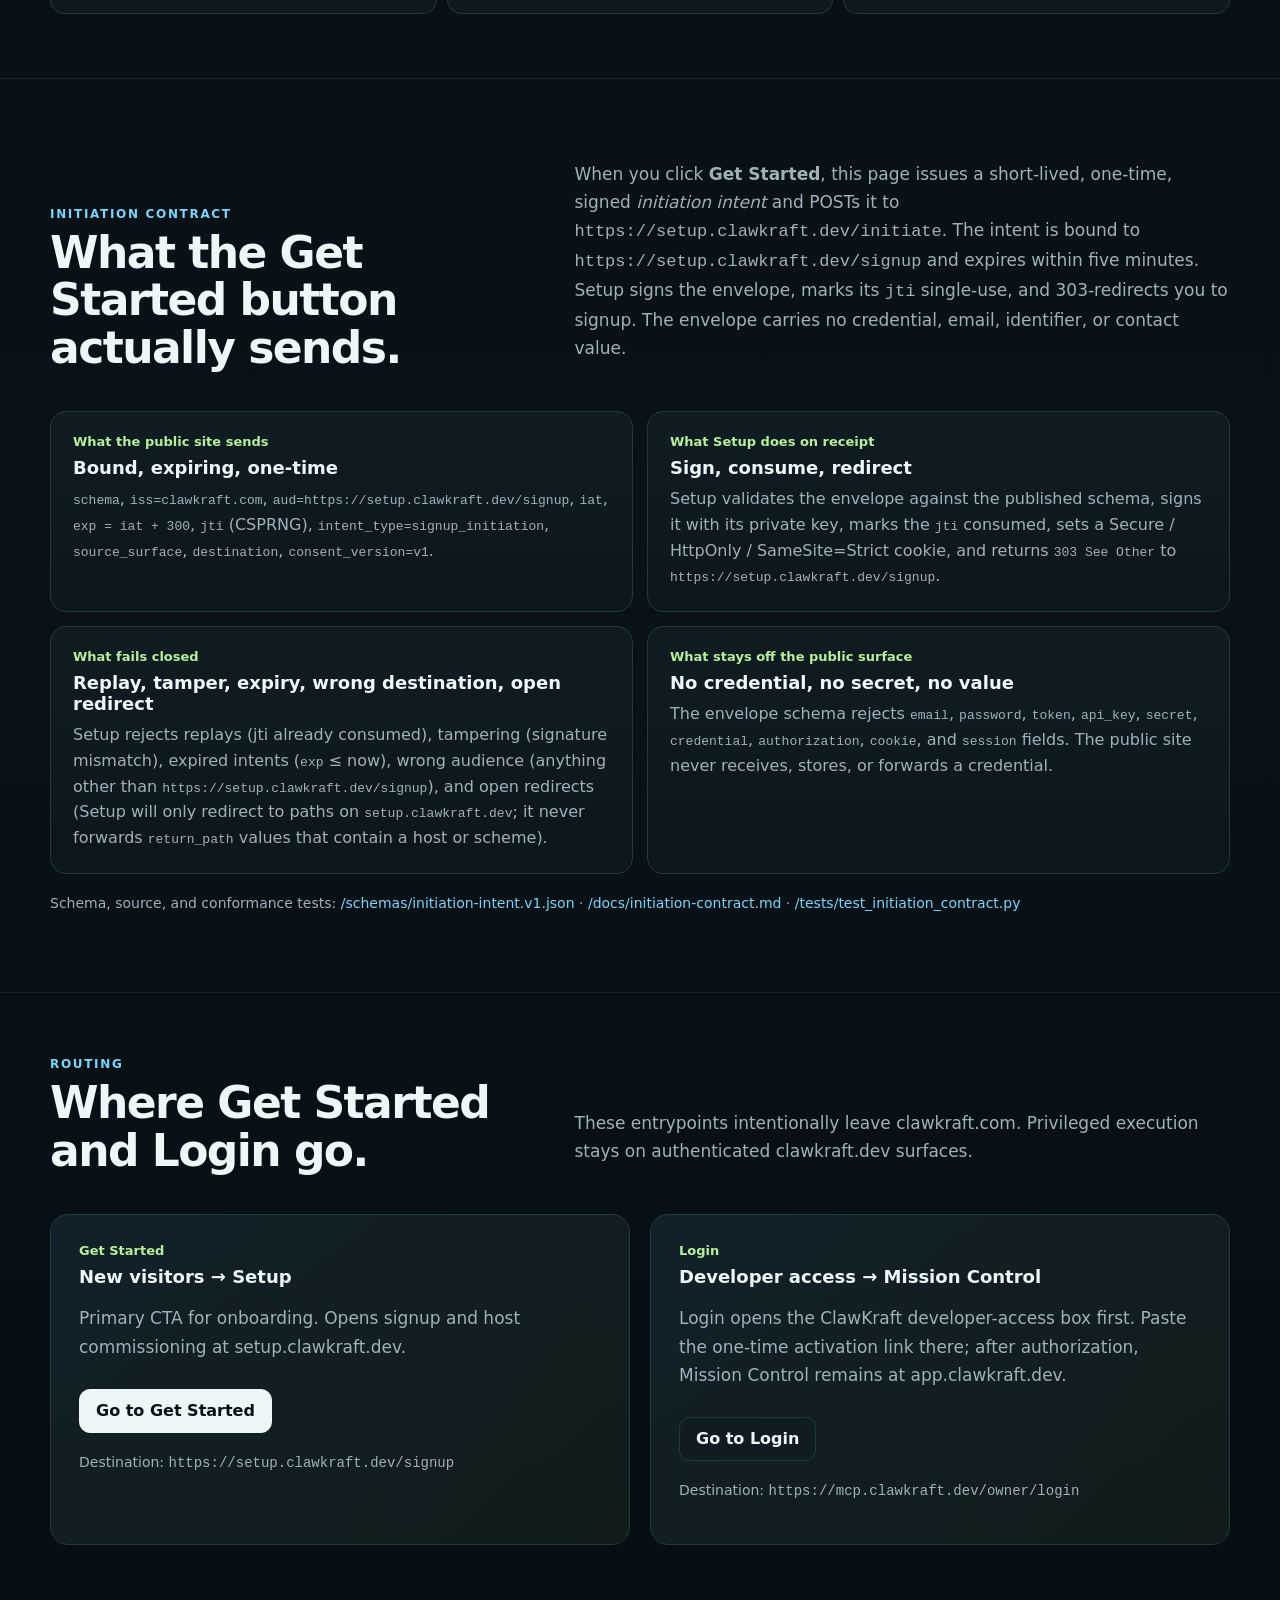
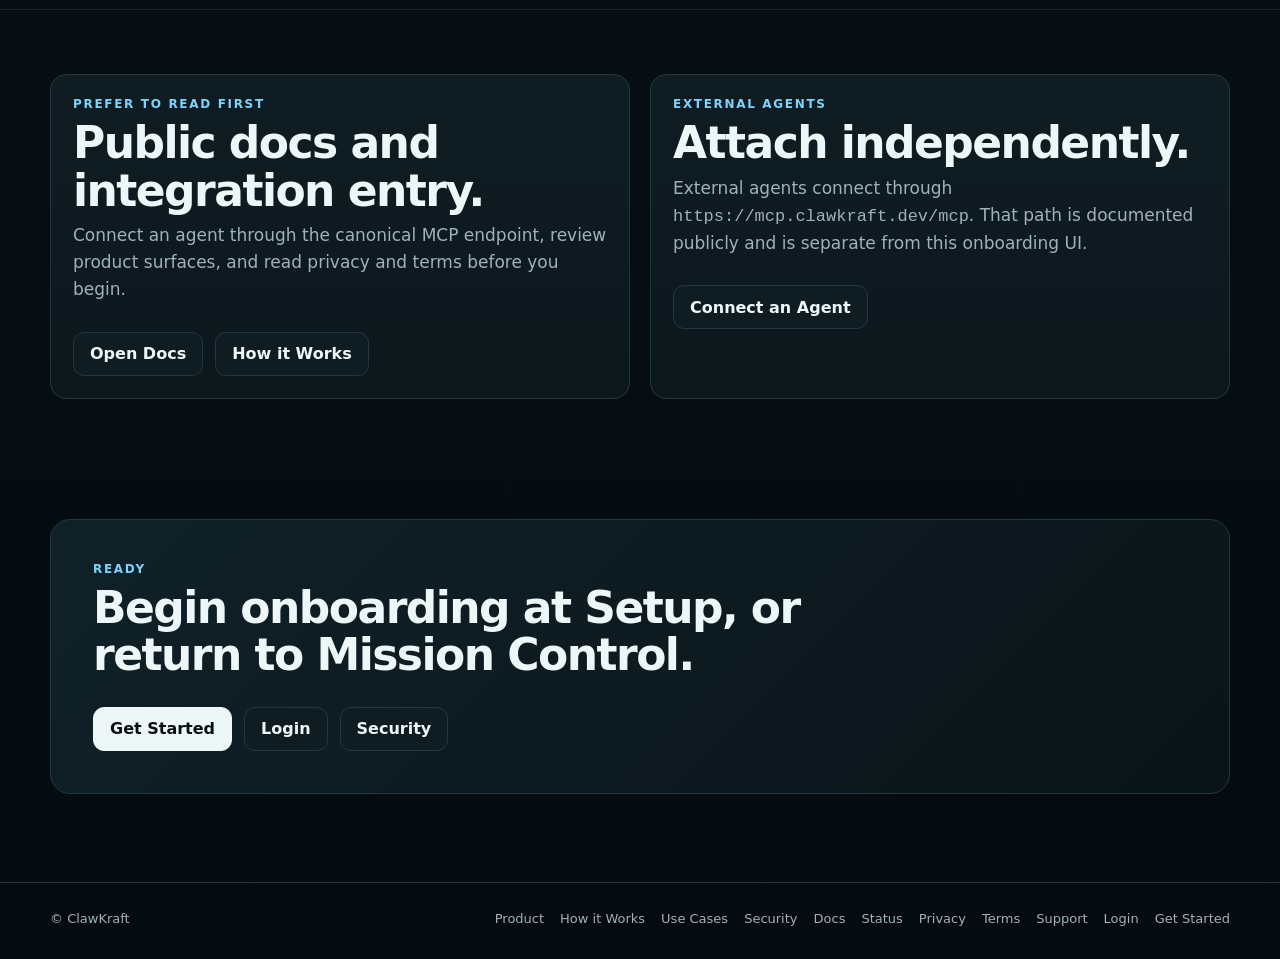
<file: get-started/index.html>
<!doctype html>
<html lang="en">
<head>
<meta charset="utf-8">
<meta name="viewport" content="width=device-width,initial-scale=1">
<meta name="description" content="Get started with ClawKraft: commission an execution host, attach workers, and begin governed onboarding at setup.clawkraft.dev via a signed, single-use, expiring initiation intent.">
<title>Get Started — ClawKraft</title>
<link rel="stylesheet" href="/assets/site.css">
<script defer src="/get-started/initiation.js"></script>
</head>
<body>
<nav>
  <div class="wrap nav-inner">
    <a class="brand" href="/">CLAWKRAFT</a>
    <div class="nav-links">
      <a href="/product/">Product</a>
      <a href="/how-it-works/">How it Works</a>
      <a href="/use-cases/">Use Cases</a>
      <a href="/security/">Security</a>
      <a href="/docs/">Docs</a>
      <a href="/status/">Status</a>
      <a class="button ghost nav-keep" href="https://mcp.clawkraft.dev/owner/login">Login</a>
      <a class="button primary nav-keep" href="https://setup.clawkraft.dev/signup">Get Started</a>
    </div>
  </div>
</nav>

<main>
  <div class="wrap page-hero">
    <div class="breadcrumb"><a href="/">Home</a> / Get Started</div>
    <div class="eyebrow">Get started</div>
    <h1>Your onboarding front door.</h1>
    <p class="lede">ClawKraft begins where your infrastructure already is. Get Started routes you into Setup, where you commission an execution host and attach the workers and providers you already use.</p>
    <div class="hero-actions">
      <a class="button primary" href="https://setup.clawkraft.dev/signup">Get Started</a>
      <a class="button secondary" href="https://mcp.clawkraft.dev/owner/login">Login</a>
      <a class="button secondary" href="/docs/">Docs</a>
    </div>
    <div class="proof">Canonical journey: clawkraft.com → setup.clawkraft.dev → app.clawkraft.dev</div>
  </div>

  <section>
    <div class="wrap">
      <div class="section-head">
        <div><div class="eyebrow">What you need</div><h2>Infrastructure and agents you already control.</h2></div>
        <p class="section-copy">You do not need to replace your stack. Bring a supported host and compatible workers; ClawKraft helps qualify the host and coordinate the workforce.</p>
      </div>
      <div class="grid two">
        <article class="card">
          <div class="kicker">Bring</div>
          <h3>A machine you control</h3>
          <p>VPS, workstation, or cloud host. Setup commissions and qualifies the execution capabilities your workload needs.</p>
        </article>
        <article class="card">
          <div class="kicker">Connect</div>
          <h3>Agents and providers you use</h3>
          <p>Interactive, goal, coding, browser, native, or external workers can join the workforce through supported interfaces.</p>
        </article>
        <article class="card">
          <div class="kicker">Run</div>
          <h3>Programs with durable state</h3>
          <p>Objectives become dependency-aware work with checkpoints, evidence, review, and recovery history.</p>
        </article>
        <article class="card">
          <div class="kicker">Operate</div>
          <h3>Mission Control on clawkraft.dev</h3>
          <p>Authenticated operators see program progress and governance controls on app.clawkraft.dev — not on this public site.</p>
        </article>
      </div>
    </div>
  </section>

  <section>
    <div class="wrap">
      <div class="section-head">
        <div><div class="eyebrow">Onboarding path</div><h2>Three surfaces. Clear handoffs.</h2></div>
        <p class="section-copy">Get Started leaves the public product surface and enters Setup. Existing operators can skip ahead with Login.</p>
      </div>
      <div class="flow three">
        <div class="step"><b>1. clawkraft.com</b><span>Learn the product, trust posture, and onboarding path. No privileged controls.</span></div>
        <div class="step"><b>2. setup.clawkraft.dev</b><span>Commission and qualify an execution host. Begin at <b>Get Started</b>.</span></div>
        <div class="step"><b>3. app.clawkraft.dev</b><span>Operate programs and workforce in Mission Control. Existing users use <b>Login</b>.</span></div>
      </div>
    </div>
  </section>

  <section>
    <div class="wrap">
      <div class="section-head">
        <div><div class="eyebrow">Initiation contract</div><h2>What the Get Started button actually sends.</h2></div>
        <p class="section-copy">When you click <b>Get Started</b>, this page issues a short-lived, one-time, signed <i>initiation intent</i> and POSTs it to <code>https://setup.clawkraft.dev/initiate</code>. The intent is bound to <code>https://setup.clawkraft.dev/signup</code> and expires within five minutes. Setup signs the envelope, marks its <code>jti</code> single-use, and 303-redirects you to signup. The envelope carries no credential, email, identifier, or contact value.</p>
      </div>
      <div class="grid two">
        <article class="card">
          <div class="kicker">What the public site sends</div>
          <h3>Bound, expiring, one-time</h3>
          <p><code>schema</code>, <code>iss=clawkraft.com</code>, <code>aud=https://setup.clawkraft.dev/signup</code>, <code>iat</code>, <code>exp = iat + 300</code>, <code>jti</code> (CSPRNG), <code>intent_type=signup_initiation</code>, <code>source_surface</code>, <code>destination</code>, <code>consent_version=v1</code>.</p>
        </article>
        <article class="card">
          <div class="kicker">What Setup does on receipt</div>
          <h3>Sign, consume, redirect</h3>
          <p>Setup validates the envelope against the published schema, signs it with its private key, marks the <code>jti</code> consumed, sets a Secure / HttpOnly / SameSite=Strict cookie, and returns <code>303 See Other</code> to <code>https://setup.clawkraft.dev/signup</code>.</p>
        </article>
        <article class="card">
          <div class="kicker">What fails closed</div>
          <h3>Replay, tamper, expiry, wrong destination, open redirect</h3>
          <p>Setup rejects replays (jti already consumed), tampering (signature mismatch), expired intents (<code>exp</code> ≤ now), wrong audience (anything other than <code>https://setup.clawkraft.dev/signup</code>), and open redirects (Setup will only redirect to paths on <code>setup.clawkraft.dev</code>; it never forwards <code>return_path</code> values that contain a host or scheme).</p>
        </article>
        <article class="card">
          <div class="kicker">What stays off the public surface</div>
          <h3>No credential, no secret, no value</h3>
          <p>The envelope schema rejects <code>email</code>, <code>password</code>, <code>token</code>, <code>api_key</code>, <code>secret</code>, <code>credential</code>, <code>authorization</code>, <code>cookie</code>, and <code>session</code> fields. The public site never receives, stores, or forwards a credential.</p>
        </article>
      </div>
      <p class="note">Schema, source, and conformance tests: <a href="/schemas/initiation-intent.v1.json" style="color:var(--accent)">/schemas/initiation-intent.v1.json</a> · <a href="/docs/initiation-contract.md" style="color:var(--accent)">/docs/initiation-contract.md</a> · <a href="/tests/test_initiation_contract.py" style="color:var(--accent)">/tests/test_initiation_contract.py</a></p>
    </div>
  </section>

  <section>
    <div class="wrap">
      <div class="section-head">
        <div><div class="eyebrow">Routing</div><h2>Where Get Started and Login go.</h2></div>
        <p class="section-copy">These entrypoints intentionally leave clawkraft.com. Privileged execution stays on authenticated clawkraft.dev surfaces.</p>
      </div>
      <div class="split">
        <div class="band">
          <div class="kicker">Get Started</div>
          <h3 style="margin-top:8px">New visitors → Setup</h3>
          <p class="section-copy">Primary CTA for onboarding. Opens signup and host commissioning at setup.clawkraft.dev.</p>
          <div class="hero-actions">
            <a class="button primary" href="https://setup.clawkraft.dev/signup">Go to Get Started</a>
          </div>
          <p class="note">Destination: <code>https://setup.clawkraft.dev/signup</code></p>
        </div>
        <div class="band">
          <div class="kicker">Login</div>
          <h3 style="margin-top:8px">Developer access → Mission Control</h3>
          <p class="section-copy">Login opens the ClawKraft developer-access box first. Paste the one-time activation link there; after authorization, Mission Control remains at app.clawkraft.dev.</p>
          <div class="hero-actions">
            <a class="button secondary" href="https://mcp.clawkraft.dev/owner/login">Go to Login</a>
          </div>
          <p class="note">Destination: <code>https://mcp.clawkraft.dev/owner/login</code></p>
        </div>
      </div>
    </div>
  </section>

  <section>
    <div class="wrap split">
      <div class="card">
        <div class="eyebrow">Prefer to read first</div>
        <h2>Public docs and integration entry.</h2>
        <p class="section-copy">Connect an agent through the canonical MCP endpoint, review product surfaces, and read privacy and terms before you begin.</p>
        <div class="hero-actions">
          <a class="button secondary" href="/docs/">Open Docs</a>
          <a class="button secondary" href="/how-it-works/">How it Works</a>
        </div>
      </div>
      <div class="card">
        <div class="eyebrow">External agents</div>
        <h2>Attach independently.</h2>
        <p class="section-copy">External agents connect through <code>https://mcp.clawkraft.dev/mcp</code>. That path is documented publicly and is separate from this onboarding UI.</p>
        <div class="hero-actions">
          <a class="button secondary" href="/docs/">Connect an Agent</a>
        </div>
      </div>
    </div>
  </section>

  <div class="wrap cta">
    <div class="cta-box">
      <div class="eyebrow">Ready</div>
      <h2>Begin onboarding at Setup, or return to Mission Control.</h2>
      <div class="hero-actions">
        <a class="button primary" href="https://setup.clawkraft.dev/signup">Get Started</a>
        <a class="button secondary" href="https://mcp.clawkraft.dev/owner/login">Login</a>
        <a class="button secondary" href="/security/">Security</a>
      </div>
    </div>
  </div>
</main>

<footer>
  <div class="wrap footer-inner">
    <div>© ClawKraft</div>
    <div class="footer-links">
      <a href="/product/">Product</a>
      <a href="/how-it-works/">How it Works</a>
      <a href="/use-cases/">Use Cases</a>
      <a href="/security/">Security</a>
      <a href="/docs/">Docs</a>
      <a href="/status/">Status</a>
      <a href="/docs/privacy/">Privacy</a>
      <a href="/docs/terms/">Terms</a>
      <a href="/docs/support/">Support</a>
      <a href="https://mcp.clawkraft.dev/owner/login">Login</a>
      <a href="https://setup.clawkraft.dev/signup">Get Started</a>
    </div>
  </div>
</footer>
</body>
</html>
</file>
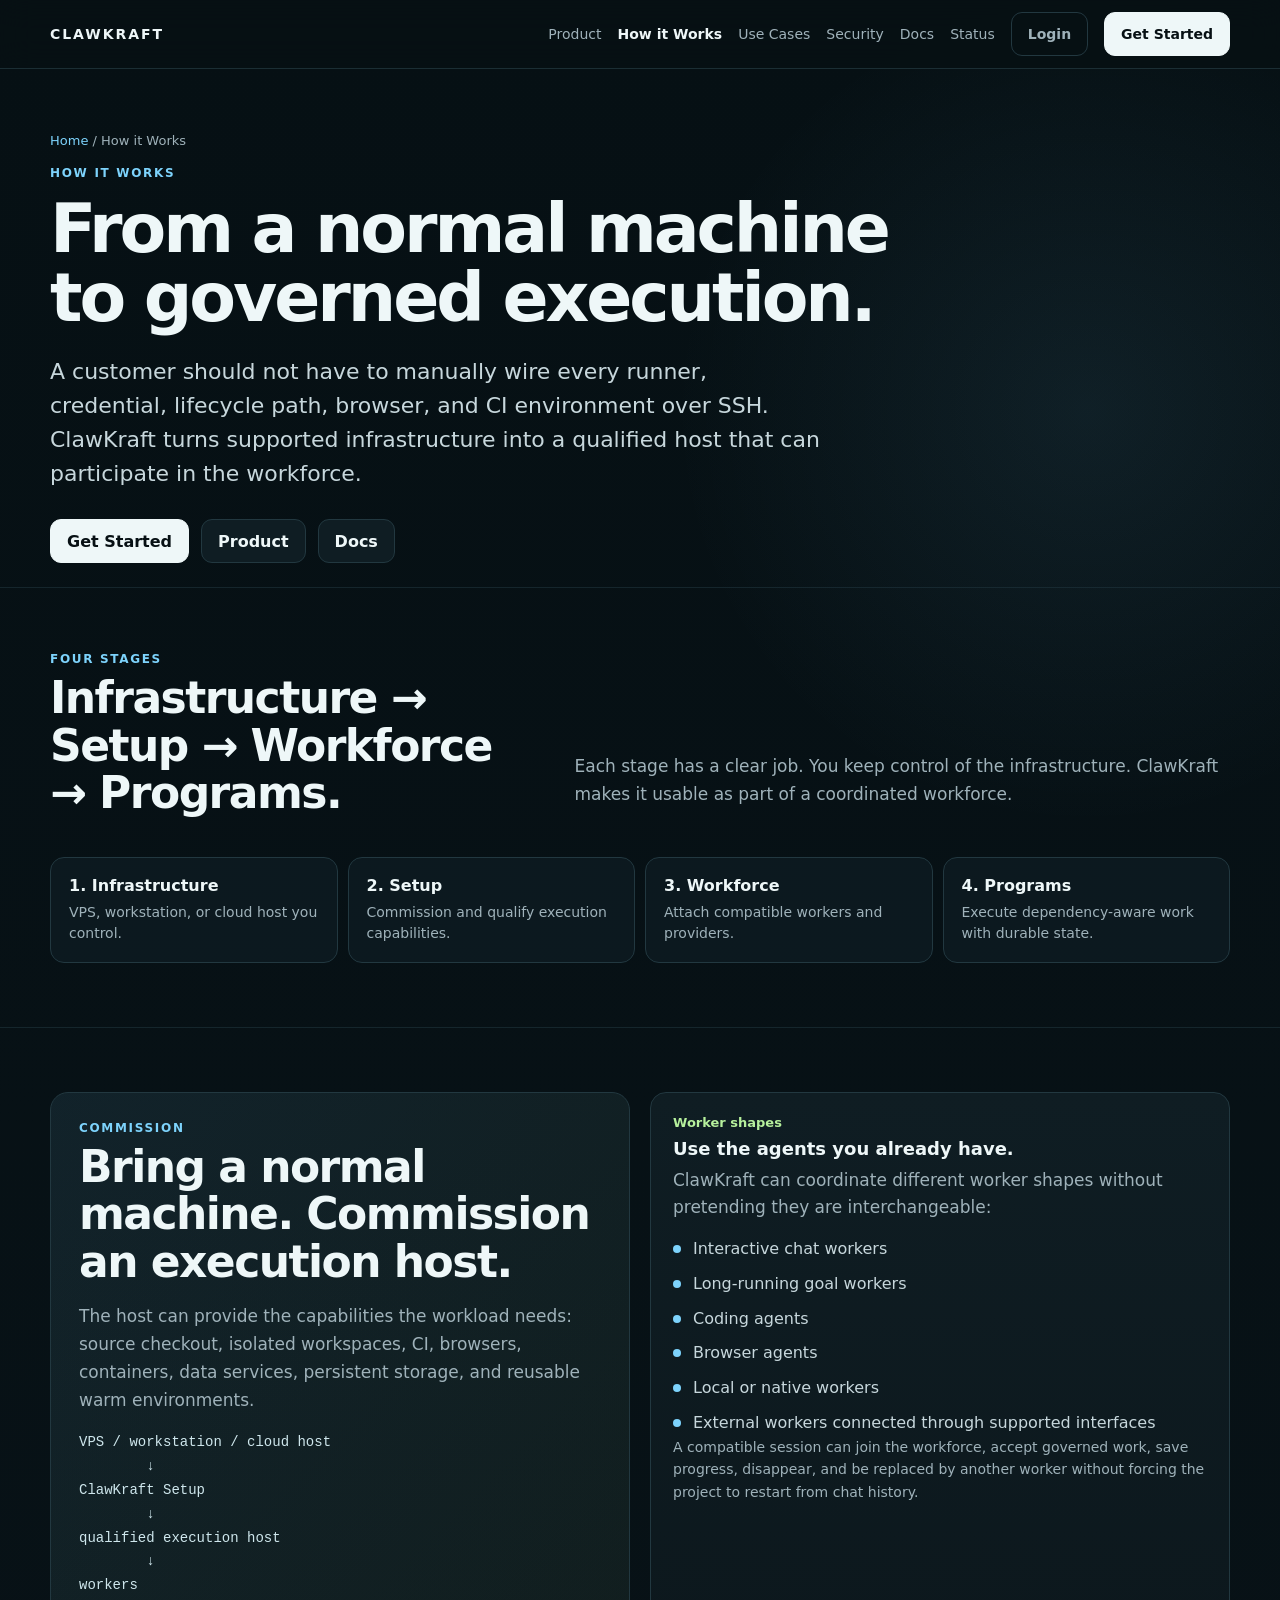
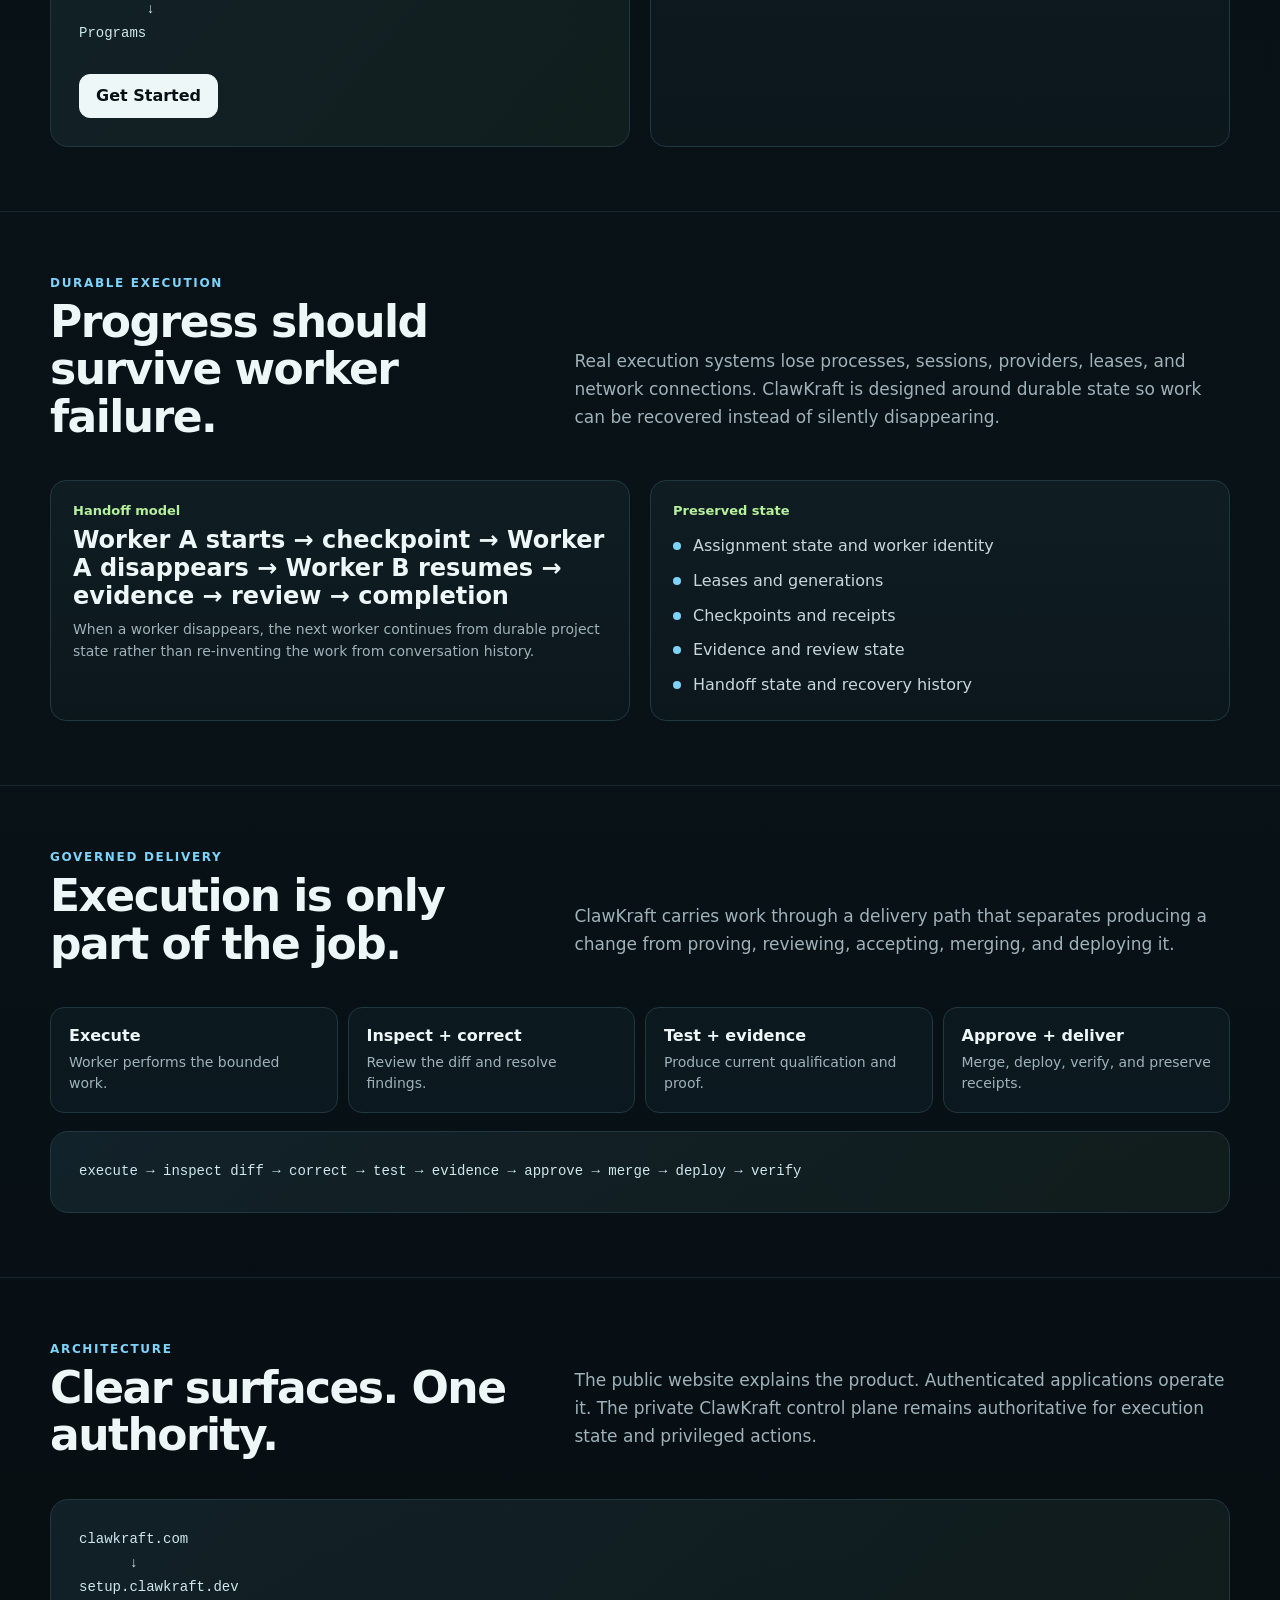
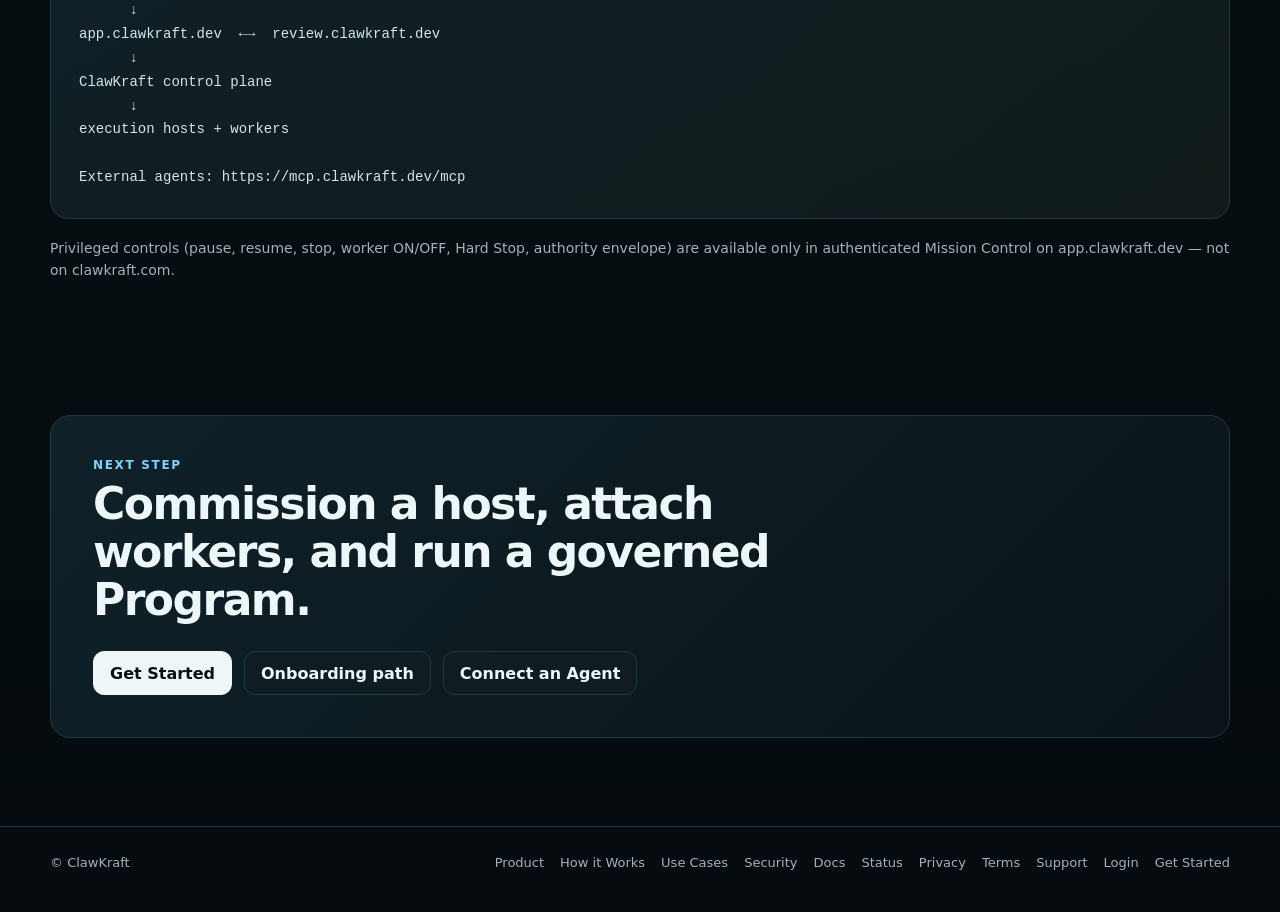
<file: how-it-works/index.html>
<!doctype html>
<html lang="en">
<head>
<meta charset="utf-8">
<meta name="viewport" content="width=device-width,initial-scale=1">
<meta name="description" content="How ClawKraft works: commission infrastructure, attach workers, run governed Programs, and deliver with evidence.">
<title>How it Works — ClawKraft</title>
<link rel="stylesheet" href="/assets/site.css">
</head>
<body>
<nav>
  <div class="wrap nav-inner">
    <a class="brand" href="/">CLAWKRAFT</a>
    <div class="nav-links">
      <a href="/product/">Product</a>
      <a href="/how-it-works/" aria-current="page">How it Works</a>
      <a href="/use-cases/">Use Cases</a>
      <a href="/security/">Security</a>
      <a href="/docs/">Docs</a>
      <a href="/status/">Status</a>
      <a class="button ghost nav-keep" href="https://mcp.clawkraft.dev/owner/login">Login</a>
      <a class="button primary nav-keep" href="https://setup.clawkraft.dev/signup">Get Started</a>
    </div>
  </div>
</nav>

<main>
  <div class="wrap page-hero">
    <div class="breadcrumb"><a href="/">Home</a> / How it Works</div>
    <div class="eyebrow">How it works</div>
    <h1>From a normal machine to governed execution.</h1>
    <p class="lede">A customer should not have to manually wire every runner, credential, lifecycle path, browser, and CI environment over SSH. ClawKraft turns supported infrastructure into a qualified host that can participate in the workforce.</p>
    <div class="hero-actions">
      <a class="button primary" href="https://setup.clawkraft.dev/signup">Get Started</a>
      <a class="button secondary" href="/product/">Product</a>
      <a class="button secondary" href="/docs/">Docs</a>
    </div>
  </div>

  <section>
    <div class="wrap">
      <div class="section-head">
        <div><div class="eyebrow">Four stages</div><h2>Infrastructure → Setup → Workforce → Programs.</h2></div>
        <p class="section-copy">Each stage has a clear job. You keep control of the infrastructure. ClawKraft makes it usable as part of a coordinated workforce.</p>
      </div>
      <div class="flow">
        <div class="step"><b>1. Infrastructure</b><span>VPS, workstation, or cloud host you control.</span></div>
        <div class="step"><b>2. Setup</b><span>Commission and qualify execution capabilities.</span></div>
        <div class="step"><b>3. Workforce</b><span>Attach compatible workers and providers.</span></div>
        <div class="step"><b>4. Programs</b><span>Execute dependency-aware work with durable state.</span></div>
      </div>
    </div>
  </section>

  <section>
    <div class="wrap split">
      <div class="band">
        <div class="eyebrow">Commission</div>
        <h2>Bring a normal machine. Commission an execution host.</h2>
        <p class="section-copy">The host can provide the capabilities the workload needs: source checkout, isolated workspaces, CI, browsers, containers, data services, persistent storage, and reusable warm environments.</p>
        <div class="arch">VPS / workstation / cloud host
        ↓
ClawKraft Setup
        ↓
qualified execution host
        ↓
workers
        ↓
Programs</div>
        <div class="hero-actions"><a class="button primary" href="https://setup.clawkraft.dev/signup">Get Started</a></div>
      </div>
      <div class="card">
        <div class="kicker">Worker shapes</div>
        <h3>Use the agents you already have.</h3>
        <p class="section-copy">ClawKraft can coordinate different worker shapes without pretending they are interchangeable:</p>
        <div class="list">
          <div class="item">Interactive chat workers</div>
          <div class="item">Long-running goal workers</div>
          <div class="item">Coding agents</div>
          <div class="item">Browser agents</div>
          <div class="item">Local or native workers</div>
          <div class="item">External workers connected through supported interfaces</div>
        </div>
        <p class="note">A compatible session can join the workforce, accept governed work, save progress, disappear, and be replaced by another worker without forcing the project to restart from chat history.</p>
      </div>
    </div>
  </section>

  <section>
    <div class="wrap">
      <div class="section-head">
        <div><div class="eyebrow">Durable execution</div><h2>Progress should survive worker failure.</h2></div>
        <p class="section-copy">Real execution systems lose processes, sessions, providers, leases, and network connections. ClawKraft is designed around durable state so work can be recovered instead of silently disappearing.</p>
      </div>
      <div class="split">
        <div class="card">
          <div class="kicker">Handoff model</div>
          <h3 style="font-size:24px">Worker A starts → checkpoint → Worker A disappears → Worker B resumes → evidence → review → completion</h3>
          <p class="note">When a worker disappears, the next worker continues from durable project state rather than re-inventing the work from conversation history.</p>
        </div>
        <div class="card">
          <div class="kicker">Preserved state</div>
          <div class="list">
            <div class="item">Assignment state and worker identity</div>
            <div class="item">Leases and generations</div>
            <div class="item">Checkpoints and receipts</div>
            <div class="item">Evidence and review state</div>
            <div class="item">Handoff state and recovery history</div>
          </div>
        </div>
      </div>
    </div>
  </section>

  <section>
    <div class="wrap">
      <div class="section-head">
        <div><div class="eyebrow">Governed delivery</div><h2>Execution is only part of the job.</h2></div>
        <p class="section-copy">ClawKraft carries work through a delivery path that separates producing a change from proving, reviewing, accepting, merging, and deploying it.</p>
      </div>
      <div class="flow">
        <div class="step"><b>Execute</b><span>Worker performs the bounded work.</span></div>
        <div class="step"><b>Inspect + correct</b><span>Review the diff and resolve findings.</span></div>
        <div class="step"><b>Test + evidence</b><span>Produce current qualification and proof.</span></div>
        <div class="step"><b>Approve + deliver</b><span>Merge, deploy, verify, and preserve receipts.</span></div>
      </div>
      <div class="band arch" style="margin-top:18px">execute → inspect diff → correct → test → evidence → approve → merge → deploy → verify</div>
    </div>
  </section>

  <section>
    <div class="wrap">
      <div class="section-head">
        <div><div class="eyebrow">Architecture</div><h2>Clear surfaces. One authority.</h2></div>
        <p class="section-copy">The public website explains the product. Authenticated applications operate it. The private ClawKraft control plane remains authoritative for execution state and privileged actions.</p>
      </div>
      <div class="band arch">clawkraft.com
      ↓
setup.clawkraft.dev
      ↓
app.clawkraft.dev  ←→  review.clawkraft.dev
      ↓
ClawKraft control plane
      ↓
execution hosts + workers

External agents: https://mcp.clawkraft.dev/mcp</div>
      <p class="note">Privileged controls (pause, resume, stop, worker ON/OFF, Hard Stop, authority envelope) are available only in authenticated Mission Control on app.clawkraft.dev — not on clawkraft.com.</p>
    </div>
  </section>

  <div class="wrap cta">
    <div class="cta-box">
      <div class="eyebrow">Next step</div>
      <h2>Commission a host, attach workers, and run a governed Program.</h2>
      <div class="hero-actions">
        <a class="button primary" href="https://setup.clawkraft.dev/signup">Get Started</a>
        <a class="button secondary" href="/get-started/">Onboarding path</a>
        <a class="button secondary" href="/docs/">Connect an Agent</a>
      </div>
    </div>
  </div>
</main>

<footer>
  <div class="wrap footer-inner">
    <div>© ClawKraft</div>
    <div class="footer-links">
      <a href="/product/">Product</a>
      <a href="/how-it-works/">How it Works</a>
      <a href="/use-cases/">Use Cases</a>
      <a href="/security/">Security</a>
      <a href="/docs/">Docs</a>
      <a href="/status/">Status</a>
      <a href="/docs/privacy/">Privacy</a>
      <a href="/docs/terms/">Terms</a>
      <a href="/docs/support/">Support</a>
      <a href="https://mcp.clawkraft.dev/owner/login">Login</a>
      <a href="https://setup.clawkraft.dev/signup">Get Started</a>
    </div>
  </div>
</footer>
</body>
</html>
</file>
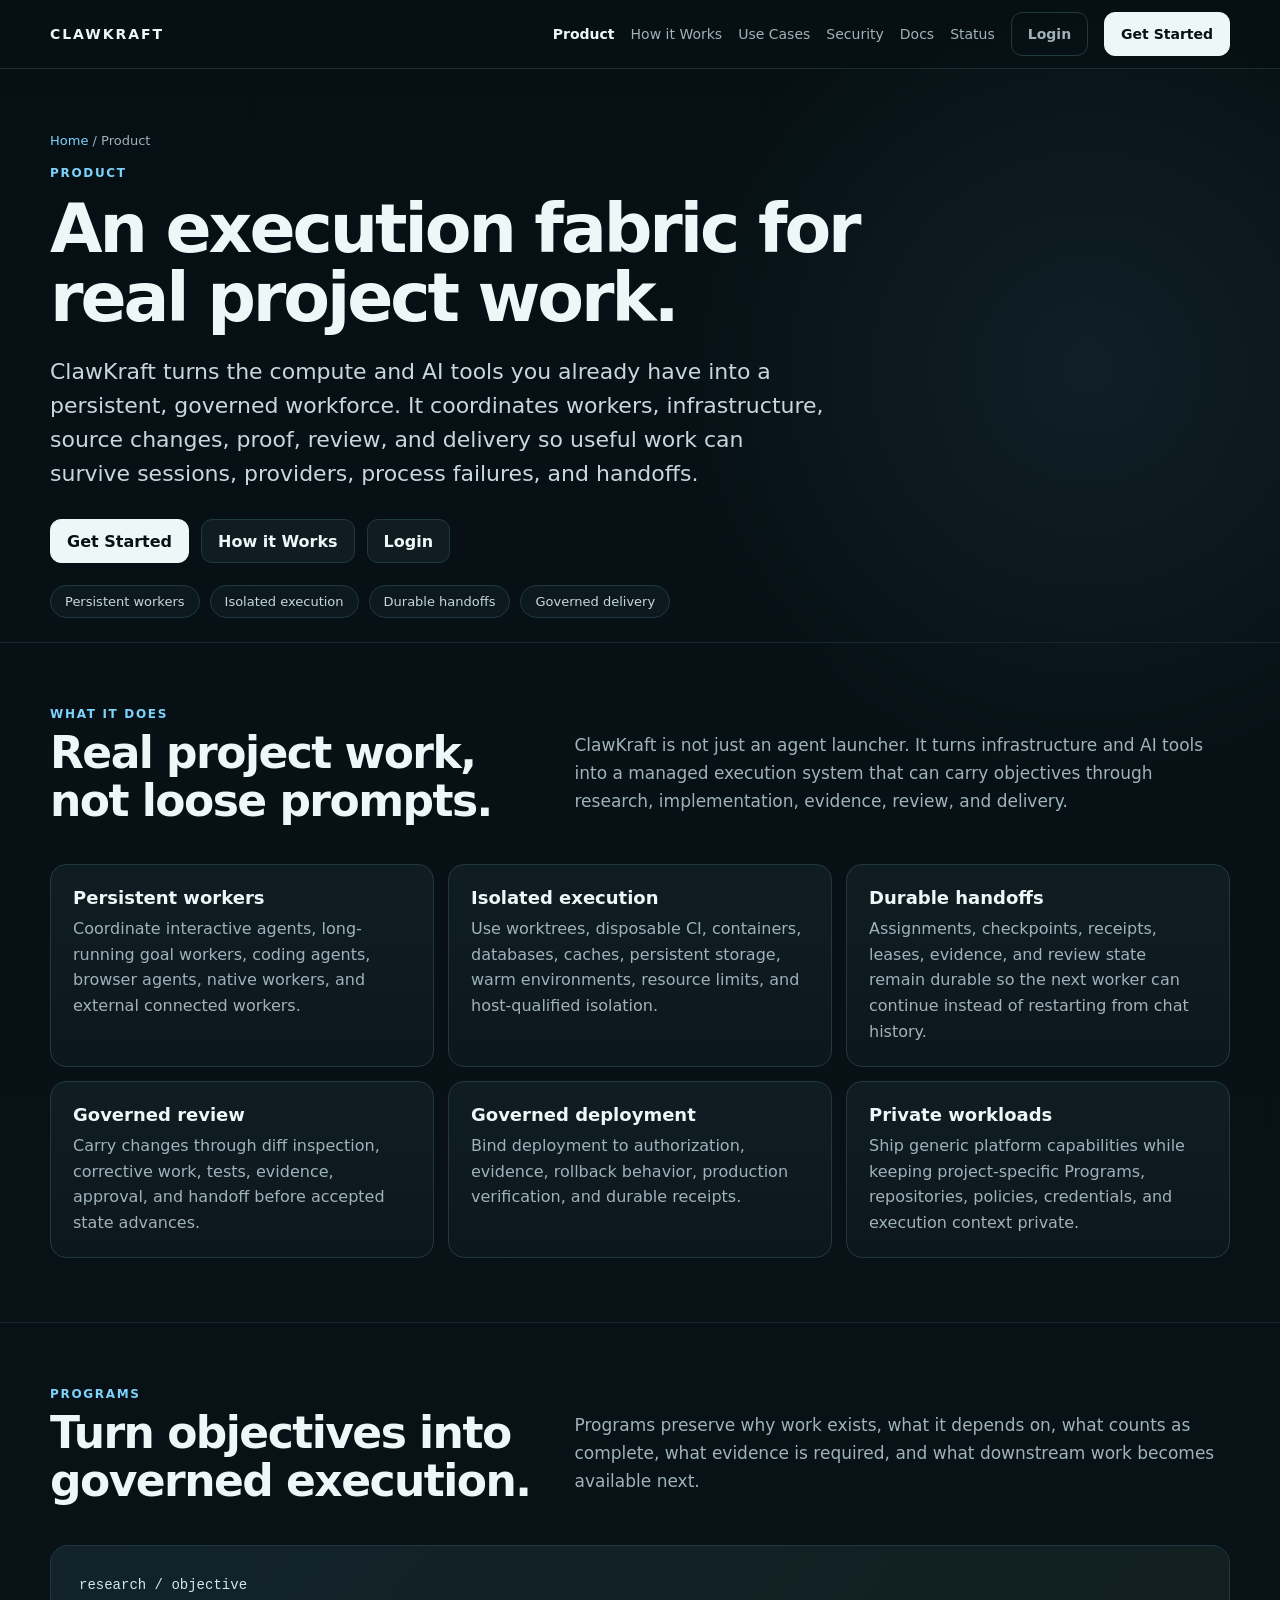
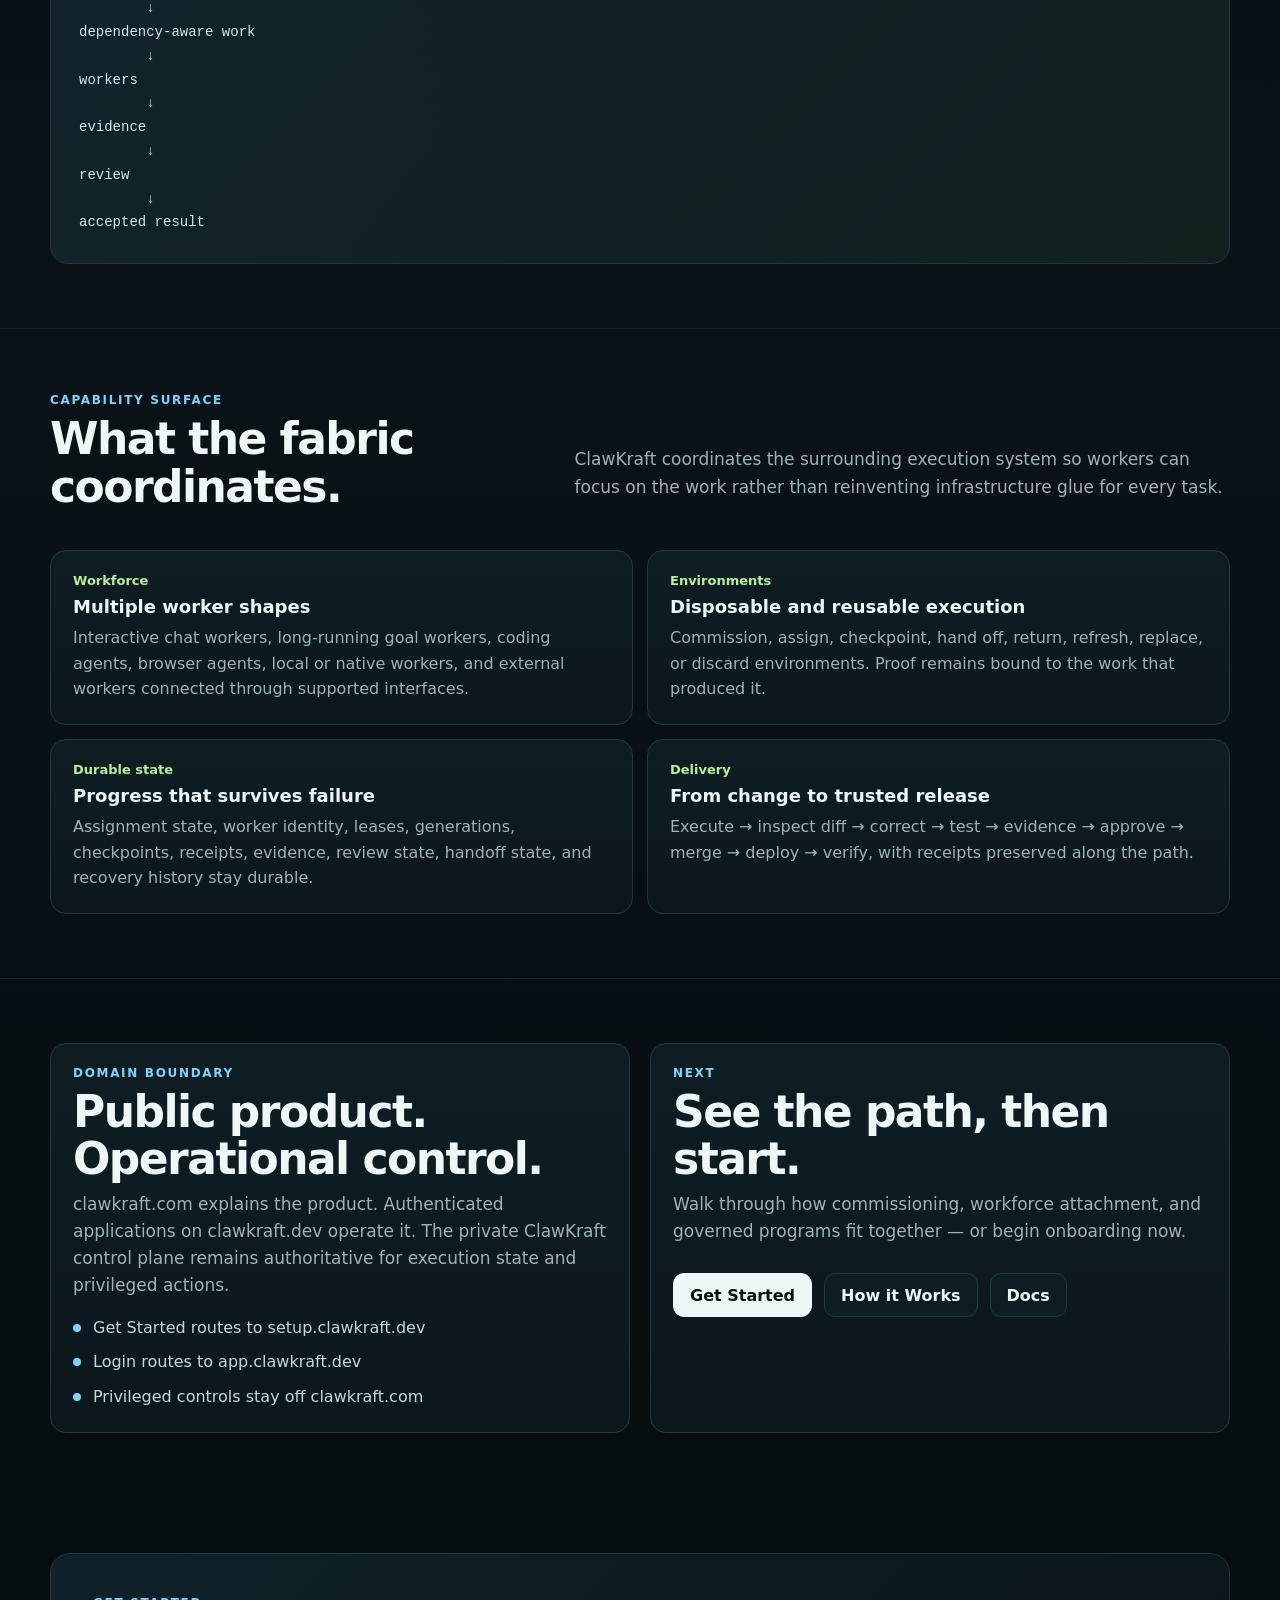
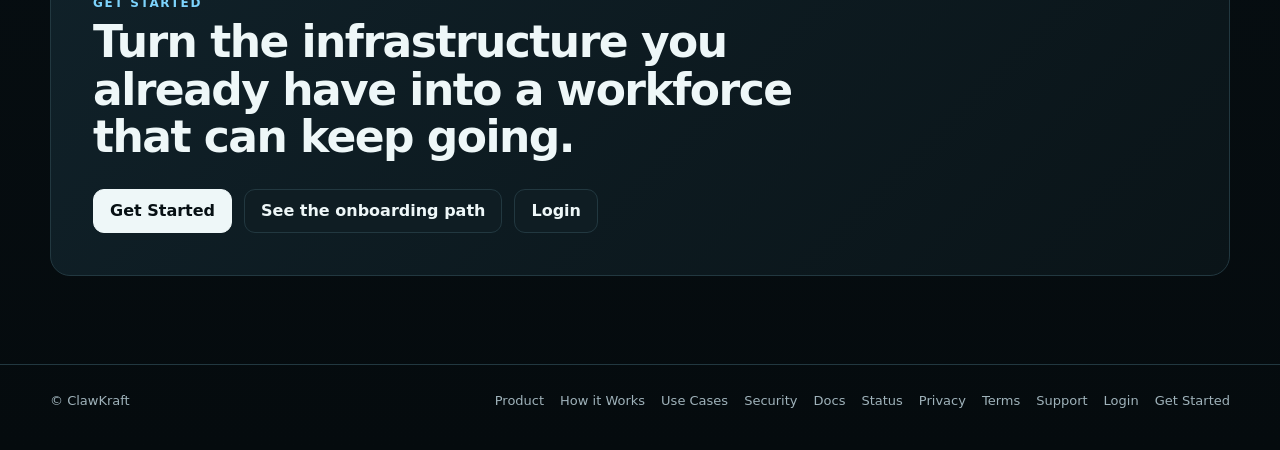
<file: product/index.html>
<!doctype html>
<html lang="en">
<head>
<meta charset="utf-8">
<meta name="viewport" content="width=device-width,initial-scale=1">
<meta name="description" content="ClawKraft product: persistent workers, isolated execution, durable handoffs, and governed delivery for real project work.">
<title>Product — ClawKraft</title>
<link rel="stylesheet" href="/assets/site.css">
</head>
<body>
<nav>
  <div class="wrap nav-inner">
    <a class="brand" href="/">CLAWKRAFT</a>
    <div class="nav-links">
      <a href="/product/" aria-current="page">Product</a>
      <a href="/how-it-works/">How it Works</a>
      <a href="/use-cases/">Use Cases</a>
      <a href="/security/">Security</a>
      <a href="/docs/">Docs</a>
      <a href="/status/">Status</a>
      <a class="button ghost nav-keep" href="https://mcp.clawkraft.dev/owner/login">Login</a>
      <a class="button primary nav-keep" href="https://setup.clawkraft.dev/signup">Get Started</a>
    </div>
  </div>
</nav>

<main>
  <div class="wrap page-hero">
    <div class="breadcrumb"><a href="/">Home</a> / Product</div>
    <div class="eyebrow">Product</div>
    <h1>An execution fabric for real project work.</h1>
    <p class="lede">ClawKraft turns the compute and AI tools you already have into a persistent, governed workforce. It coordinates workers, infrastructure, source changes, proof, review, and delivery so useful work can survive sessions, providers, process failures, and handoffs.</p>
    <div class="hero-actions">
      <a class="button primary" href="https://setup.clawkraft.dev/signup">Get Started</a>
      <a class="button secondary" href="/how-it-works/">How it Works</a>
      <a class="button secondary" href="https://mcp.clawkraft.dev/owner/login">Login</a>
    </div>
    <div class="pill-row">
      <span class="pill">Persistent workers</span>
      <span class="pill">Isolated execution</span>
      <span class="pill">Durable handoffs</span>
      <span class="pill">Governed delivery</span>
    </div>
  </div>

  <section>
    <div class="wrap">
      <div class="section-head">
        <div><div class="eyebrow">What it does</div><h2>Real project work, not loose prompts.</h2></div>
        <p class="section-copy">ClawKraft is not just an agent launcher. It turns infrastructure and AI tools into a managed execution system that can carry objectives through research, implementation, evidence, review, and delivery.</p>
      </div>
      <div class="grid">
        <article class="card"><h3>Persistent workers</h3><p>Coordinate interactive agents, long-running goal workers, coding agents, browser agents, native workers, and external connected workers.</p></article>
        <article class="card"><h3>Isolated execution</h3><p>Use worktrees, disposable CI, containers, databases, caches, persistent storage, warm environments, resource limits, and host-qualified isolation.</p></article>
        <article class="card"><h3>Durable handoffs</h3><p>Assignments, checkpoints, receipts, leases, evidence, and review state remain durable so the next worker can continue instead of restarting from chat history.</p></article>
        <article class="card"><h3>Governed review</h3><p>Carry changes through diff inspection, corrective work, tests, evidence, approval, and handoff before accepted state advances.</p></article>
        <article class="card"><h3>Governed deployment</h3><p>Bind deployment to authorization, evidence, rollback behavior, production verification, and durable receipts.</p></article>
        <article class="card"><h3>Private workloads</h3><p>Ship generic platform capabilities while keeping project-specific Programs, repositories, policies, credentials, and execution context private.</p></article>
      </div>
    </div>
  </section>

  <section>
    <div class="wrap">
      <div class="section-head">
        <div><div class="eyebrow">Programs</div><h2>Turn objectives into governed execution.</h2></div>
        <p class="section-copy">Programs preserve why work exists, what it depends on, what counts as complete, what evidence is required, and what downstream work becomes available next.</p>
      </div>
      <div class="band arch">research / objective
        ↓
dependency-aware work
        ↓
workers
        ↓
evidence
        ↓
review
        ↓
accepted result</div>
    </div>
  </section>

  <section>
    <div class="wrap">
      <div class="section-head">
        <div><div class="eyebrow">Capability surface</div><h2>What the fabric coordinates.</h2></div>
        <p class="section-copy">ClawKraft coordinates the surrounding execution system so workers can focus on the work rather than reinventing infrastructure glue for every task.</p>
      </div>
      <div class="grid two">
        <article class="card">
          <div class="kicker">Workforce</div>
          <h3>Multiple worker shapes</h3>
          <p>Interactive chat workers, long-running goal workers, coding agents, browser agents, local or native workers, and external workers connected through supported interfaces.</p>
        </article>
        <article class="card">
          <div class="kicker">Environments</div>
          <h3>Disposable and reusable execution</h3>
          <p>Commission, assign, checkpoint, hand off, return, refresh, replace, or discard environments. Proof remains bound to the work that produced it.</p>
        </article>
        <article class="card">
          <div class="kicker">Durable state</div>
          <h3>Progress that survives failure</h3>
          <p>Assignment state, worker identity, leases, generations, checkpoints, receipts, evidence, review state, handoff state, and recovery history stay durable.</p>
        </article>
        <article class="card">
          <div class="kicker">Delivery</div>
          <h3>From change to trusted release</h3>
          <p>Execute → inspect diff → correct → test → evidence → approve → merge → deploy → verify, with receipts preserved along the path.</p>
        </article>
      </div>
    </div>
  </section>

  <section>
    <div class="wrap split">
      <div class="card">
        <div class="eyebrow">Domain boundary</div>
        <h2>Public product. Operational control.</h2>
        <p class="section-copy">clawkraft.com explains the product. Authenticated applications on clawkraft.dev operate it. The private ClawKraft control plane remains authoritative for execution state and privileged actions.</p>
        <div class="list">
          <div class="item">Get Started routes to setup.clawkraft.dev</div>
          <div class="item">Login routes to app.clawkraft.dev</div>
          <div class="item">Privileged controls stay off clawkraft.com</div>
        </div>
      </div>
      <div class="card">
        <div class="eyebrow">Next</div>
        <h2>See the path, then start.</h2>
        <p class="section-copy">Walk through how commissioning, workforce attachment, and governed programs fit together — or begin onboarding now.</p>
        <div class="hero-actions">
          <a class="button primary" href="https://setup.clawkraft.dev/signup">Get Started</a>
          <a class="button secondary" href="/how-it-works/">How it Works</a>
          <a class="button secondary" href="/docs/">Docs</a>
        </div>
      </div>
    </div>
  </section>

  <div class="wrap cta">
    <div class="cta-box">
      <div class="eyebrow">Get started</div>
      <h2>Turn the infrastructure you already have into a workforce that can keep going.</h2>
      <div class="hero-actions">
        <a class="button primary" href="https://setup.clawkraft.dev/signup">Get Started</a>
        <a class="button secondary" href="/get-started/">See the onboarding path</a>
        <a class="button secondary" href="https://mcp.clawkraft.dev/owner/login">Login</a>
      </div>
    </div>
  </div>
</main>

<footer>
  <div class="wrap footer-inner">
    <div>© ClawKraft</div>
    <div class="footer-links">
      <a href="/product/">Product</a>
      <a href="/how-it-works/">How it Works</a>
      <a href="/use-cases/">Use Cases</a>
      <a href="/security/">Security</a>
      <a href="/docs/">Docs</a>
      <a href="/status/">Status</a>
      <a href="/docs/privacy/">Privacy</a>
      <a href="/docs/terms/">Terms</a>
      <a href="/docs/support/">Support</a>
      <a href="https://mcp.clawkraft.dev/owner/login">Login</a>
      <a href="https://setup.clawkraft.dev/signup">Get Started</a>
    </div>
  </div>
</footer>
</body>
</html>
</file>
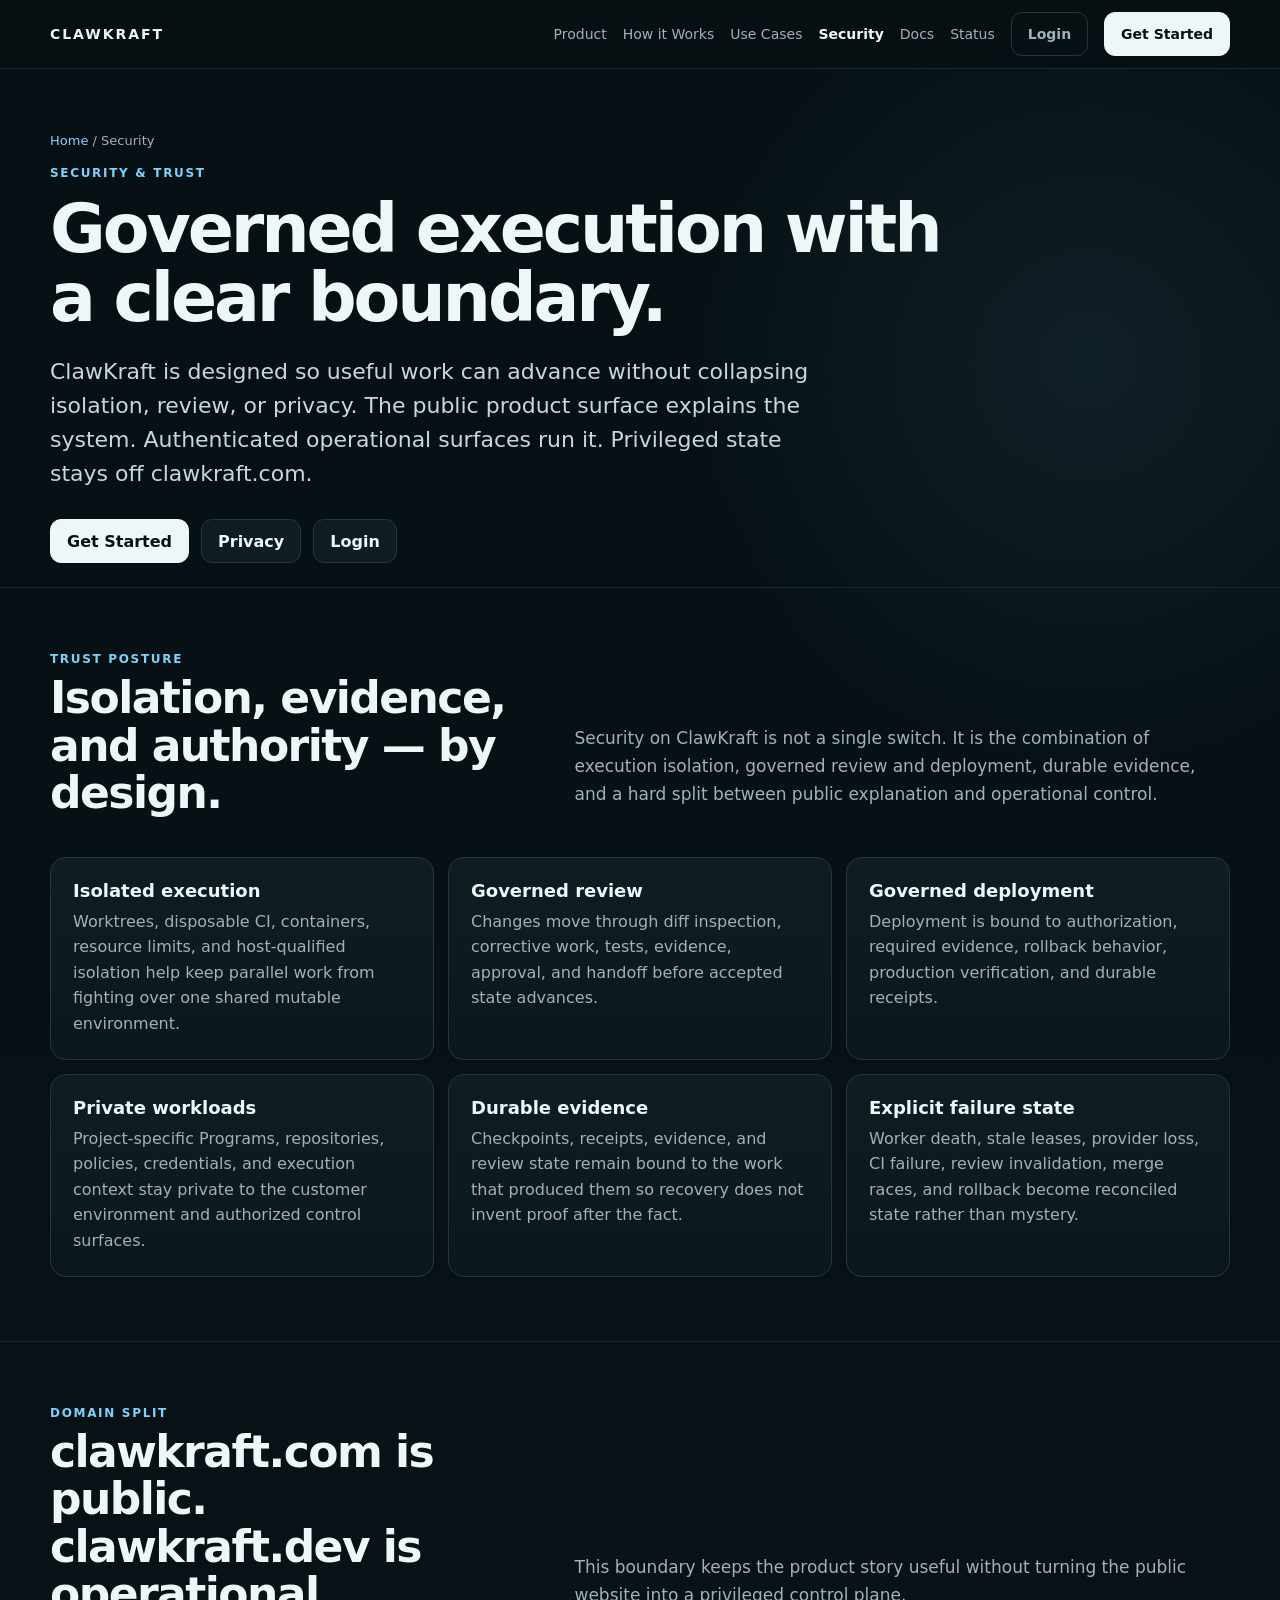
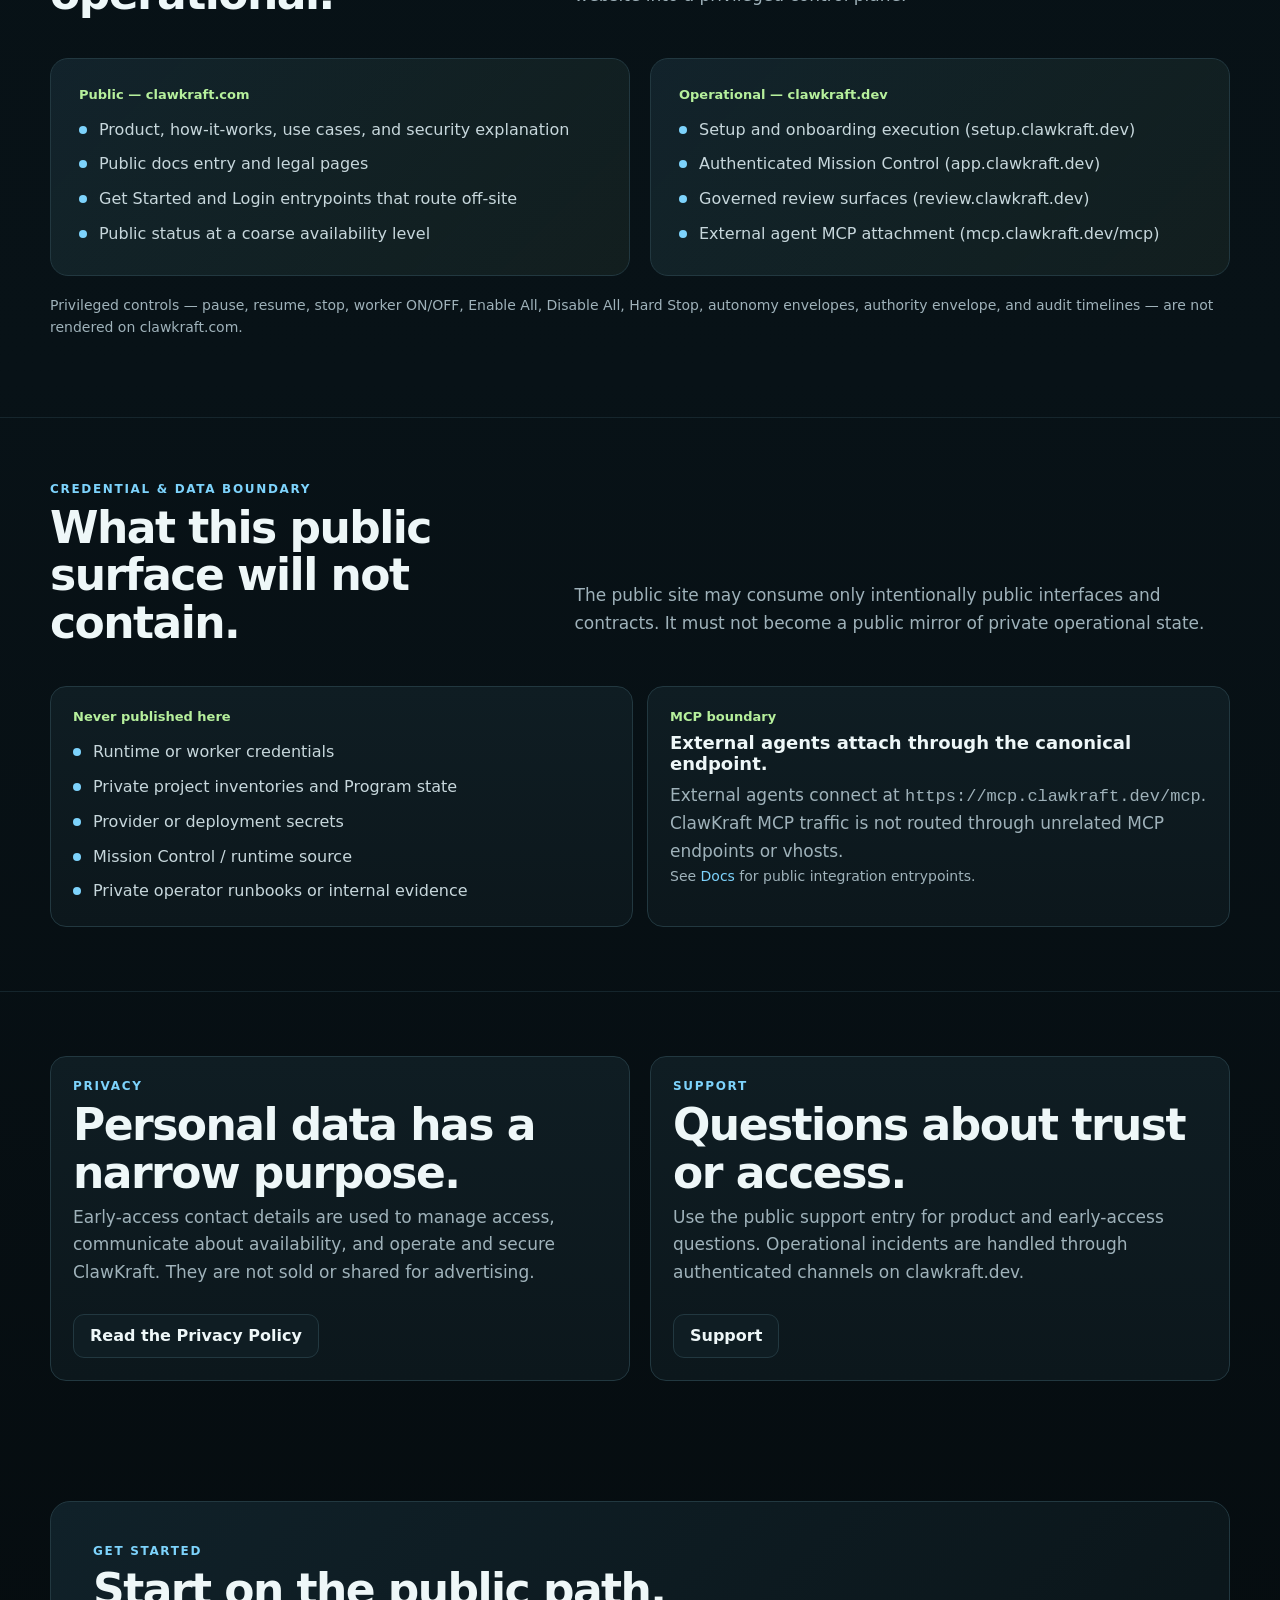
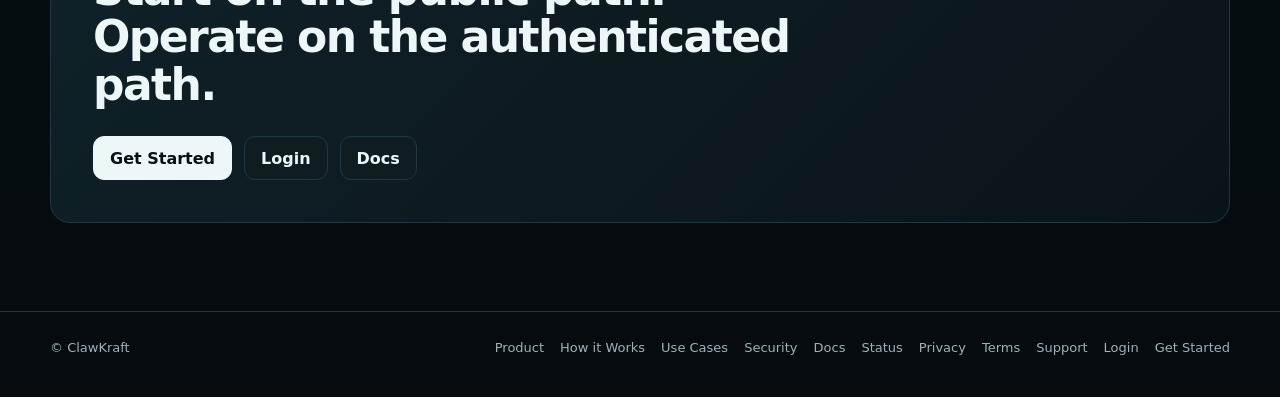
<file: security/index.html>
<!doctype html>
<html lang="en">
<head>
<meta charset="utf-8">
<meta name="viewport" content="width=device-width,initial-scale=1">
<meta name="description" content="ClawKraft security and trust: isolation, governed review and deployment, private workloads, and a clear public/operational boundary.">
<title>Security &amp; Trust — ClawKraft</title>
<link rel="stylesheet" href="/assets/site.css">
</head>
<body>
<nav>
  <div class="wrap nav-inner">
    <a class="brand" href="/">CLAWKRAFT</a>
    <div class="nav-links">
      <a href="/product/">Product</a>
      <a href="/how-it-works/">How it Works</a>
      <a href="/use-cases/">Use Cases</a>
      <a href="/security/" aria-current="page">Security</a>
      <a href="/docs/">Docs</a>
      <a href="/status/">Status</a>
      <a class="button ghost nav-keep" href="https://mcp.clawkraft.dev/owner/login">Login</a>
      <a class="button primary nav-keep" href="https://setup.clawkraft.dev/signup">Get Started</a>
    </div>
  </div>
</nav>

<main>
  <div class="wrap page-hero">
    <div class="breadcrumb"><a href="/">Home</a> / Security</div>
    <div class="eyebrow">Security &amp; trust</div>
    <h1>Governed execution with a clear boundary.</h1>
    <p class="lede">ClawKraft is designed so useful work can advance without collapsing isolation, review, or privacy. The public product surface explains the system. Authenticated operational surfaces run it. Privileged state stays off clawkraft.com.</p>
    <div class="hero-actions">
      <a class="button primary" href="https://setup.clawkraft.dev/signup">Get Started</a>
      <a class="button secondary" href="/docs/privacy/">Privacy</a>
      <a class="button secondary" href="https://mcp.clawkraft.dev/owner/login">Login</a>
    </div>
  </div>

  <section>
    <div class="wrap">
      <div class="section-head">
        <div><div class="eyebrow">Trust posture</div><h2>Isolation, evidence, and authority — by design.</h2></div>
        <p class="section-copy">Security on ClawKraft is not a single switch. It is the combination of execution isolation, governed review and deployment, durable evidence, and a hard split between public explanation and operational control.</p>
      </div>
      <div class="grid">
        <article class="card"><h3>Isolated execution</h3><p>Worktrees, disposable CI, containers, resource limits, and host-qualified isolation help keep parallel work from fighting over one shared mutable environment.</p></article>
        <article class="card"><h3>Governed review</h3><p>Changes move through diff inspection, corrective work, tests, evidence, approval, and handoff before accepted state advances.</p></article>
        <article class="card"><h3>Governed deployment</h3><p>Deployment is bound to authorization, required evidence, rollback behavior, production verification, and durable receipts.</p></article>
        <article class="card"><h3>Private workloads</h3><p>Project-specific Programs, repositories, policies, credentials, and execution context stay private to the customer environment and authorized control surfaces.</p></article>
        <article class="card"><h3>Durable evidence</h3><p>Checkpoints, receipts, evidence, and review state remain bound to the work that produced them so recovery does not invent proof after the fact.</p></article>
        <article class="card"><h3>Explicit failure state</h3><p>Worker death, stale leases, provider loss, CI failure, review invalidation, merge races, and rollback become reconciled state rather than mystery.</p></article>
      </div>
    </div>
  </section>

  <section>
    <div class="wrap">
      <div class="section-head">
        <div><div class="eyebrow">Domain split</div><h2>clawkraft.com is public. clawkraft.dev is operational.</h2></div>
        <p class="section-copy">This boundary keeps the product story useful without turning the public website into a privileged control plane.</p>
      </div>
      <div class="split">
        <div class="band">
          <div class="kicker">Public — clawkraft.com</div>
          <div class="list">
            <div class="item">Product, how-it-works, use cases, and security explanation</div>
            <div class="item">Public docs entry and legal pages</div>
            <div class="item">Get Started and Login entrypoints that route off-site</div>
            <div class="item">Public status at a coarse availability level</div>
          </div>
        </div>
        <div class="band">
          <div class="kicker">Operational — clawkraft.dev</div>
          <div class="list">
            <div class="item">Setup and onboarding execution (setup.clawkraft.dev)</div>
            <div class="item">Authenticated Mission Control (app.clawkraft.dev)</div>
            <div class="item">Governed review surfaces (review.clawkraft.dev)</div>
            <div class="item">External agent MCP attachment (mcp.clawkraft.dev/mcp)</div>
          </div>
        </div>
      </div>
      <p class="note">Privileged controls — pause, resume, stop, worker ON/OFF, Enable All, Disable All, Hard Stop, autonomy envelopes, authority envelope, and audit timelines — are not rendered on clawkraft.com.</p>
    </div>
  </section>

  <section>
    <div class="wrap">
      <div class="section-head">
        <div><div class="eyebrow">Credential &amp; data boundary</div><h2>What this public surface will not contain.</h2></div>
        <p class="section-copy">The public site may consume only intentionally public interfaces and contracts. It must not become a public mirror of private operational state.</p>
      </div>
      <div class="grid two">
        <article class="card">
          <div class="kicker">Never published here</div>
          <div class="list">
            <div class="item">Runtime or worker credentials</div>
            <div class="item">Private project inventories and Program state</div>
            <div class="item">Provider or deployment secrets</div>
            <div class="item">Mission Control / runtime source</div>
            <div class="item">Private operator runbooks or internal evidence</div>
          </div>
        </article>
        <article class="card">
          <div class="kicker">MCP boundary</div>
          <h3>External agents attach through the canonical endpoint.</h3>
          <p class="section-copy">External agents connect at <code>https://mcp.clawkraft.dev/mcp</code>. ClawKraft MCP traffic is not routed through unrelated MCP endpoints or vhosts.</p>
          <p class="note">See <a href="/docs/" style="color:var(--accent)">Docs</a> for public integration entrypoints.</p>
        </article>
      </div>
    </div>
  </section>

  <section>
    <div class="wrap split">
      <div class="card">
        <div class="eyebrow">Privacy</div>
        <h2>Personal data has a narrow purpose.</h2>
        <p class="section-copy">Early-access contact details are used to manage access, communicate about availability, and operate and secure ClawKraft. They are not sold or shared for advertising.</p>
        <div class="hero-actions"><a class="button secondary" href="/docs/privacy/">Read the Privacy Policy</a></div>
      </div>
      <div class="card">
        <div class="eyebrow">Support</div>
        <h2>Questions about trust or access.</h2>
        <p class="section-copy">Use the public support entry for product and early-access questions. Operational incidents are handled through authenticated channels on clawkraft.dev.</p>
        <div class="hero-actions"><a class="button secondary" href="/docs/support/">Support</a></div>
      </div>
    </div>
  </section>

  <div class="wrap cta">
    <div class="cta-box">
      <div class="eyebrow">Get started</div>
      <h2>Start on the public path. Operate on the authenticated path.</h2>
      <div class="hero-actions">
        <a class="button primary" href="https://setup.clawkraft.dev/signup">Get Started</a>
        <a class="button secondary" href="https://mcp.clawkraft.dev/owner/login">Login</a>
        <a class="button secondary" href="/docs/">Docs</a>
      </div>
    </div>
  </div>
</main>

<footer>
  <div class="wrap footer-inner">
    <div>© ClawKraft</div>
    <div class="footer-links">
      <a href="/product/">Product</a>
      <a href="/how-it-works/">How it Works</a>
      <a href="/use-cases/">Use Cases</a>
      <a href="/security/">Security</a>
      <a href="/docs/">Docs</a>
      <a href="/status/">Status</a>
      <a href="/docs/privacy/">Privacy</a>
      <a href="/docs/terms/">Terms</a>
      <a href="/docs/support/">Support</a>
      <a href="https://mcp.clawkraft.dev/owner/login">Login</a>
      <a href="https://setup.clawkraft.dev/signup">Get Started</a>
    </div>
  </div>
</footer>
</body>
</html>
</file>
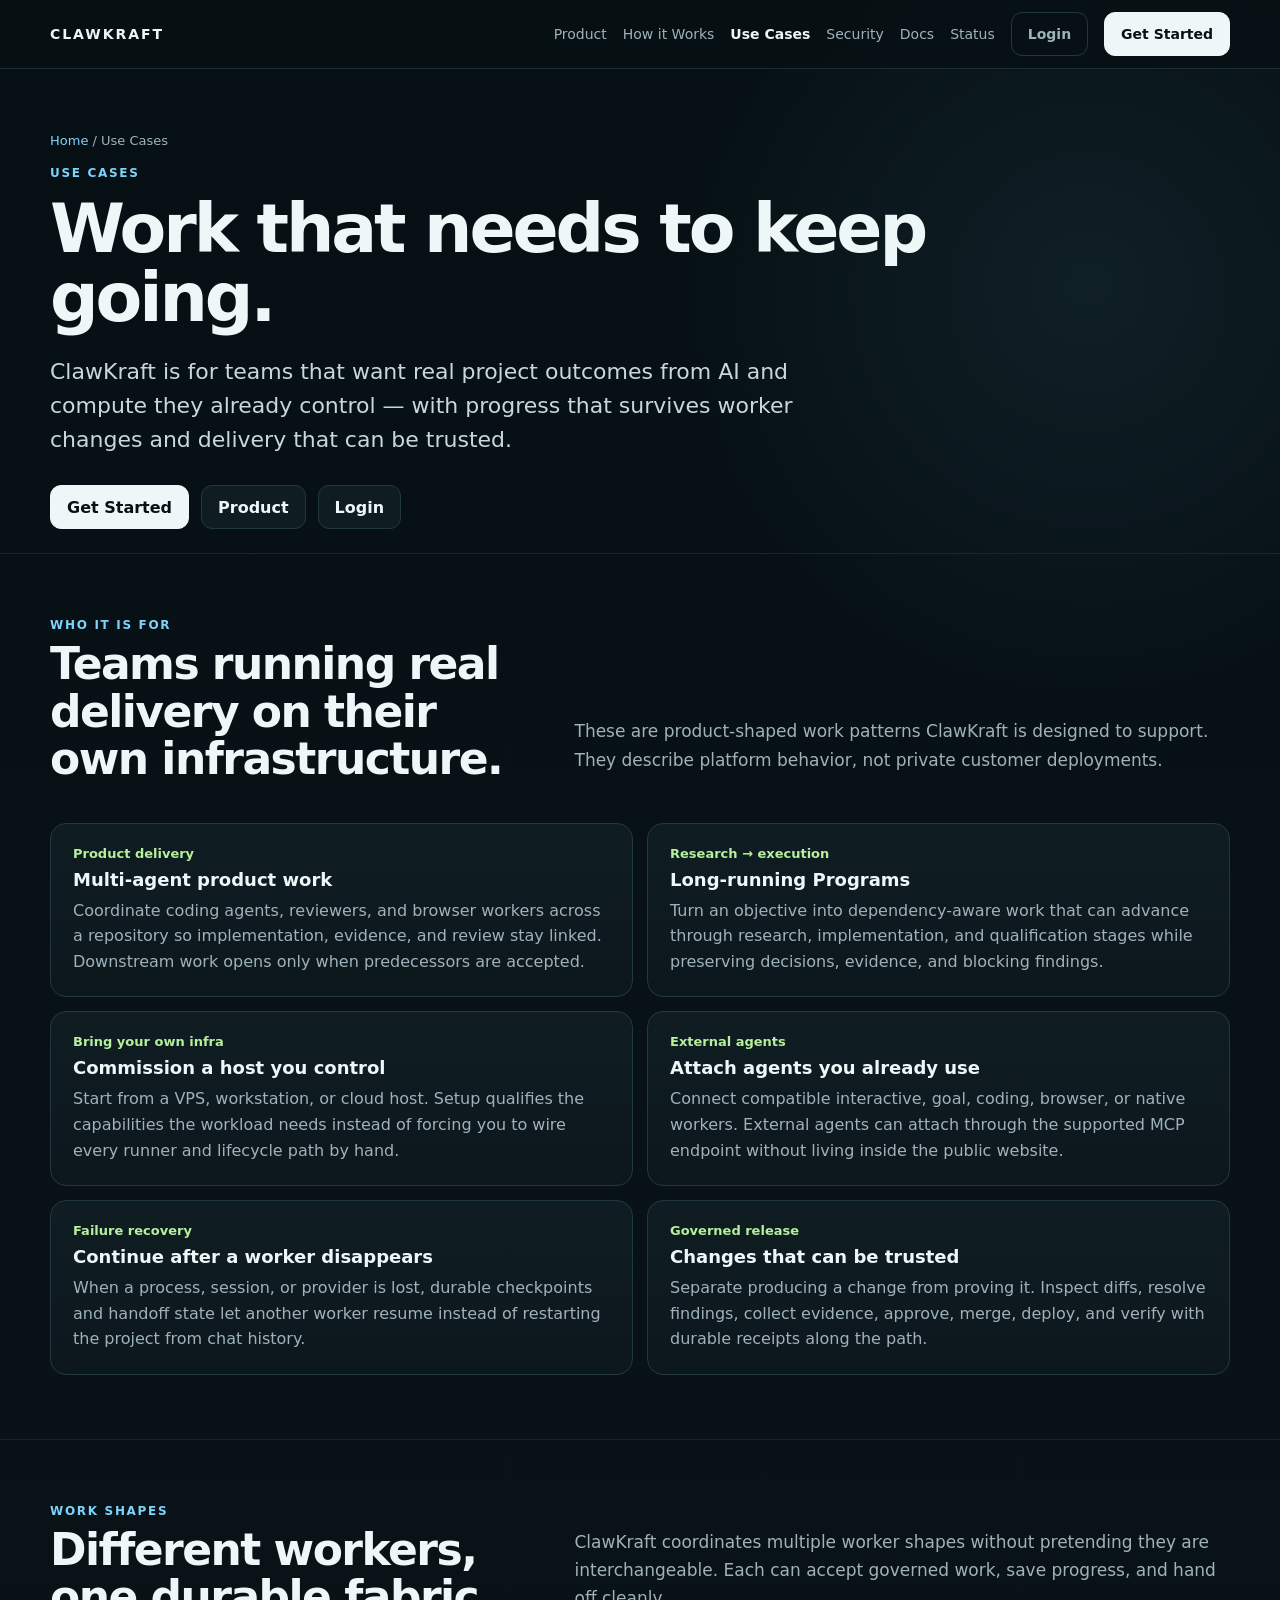
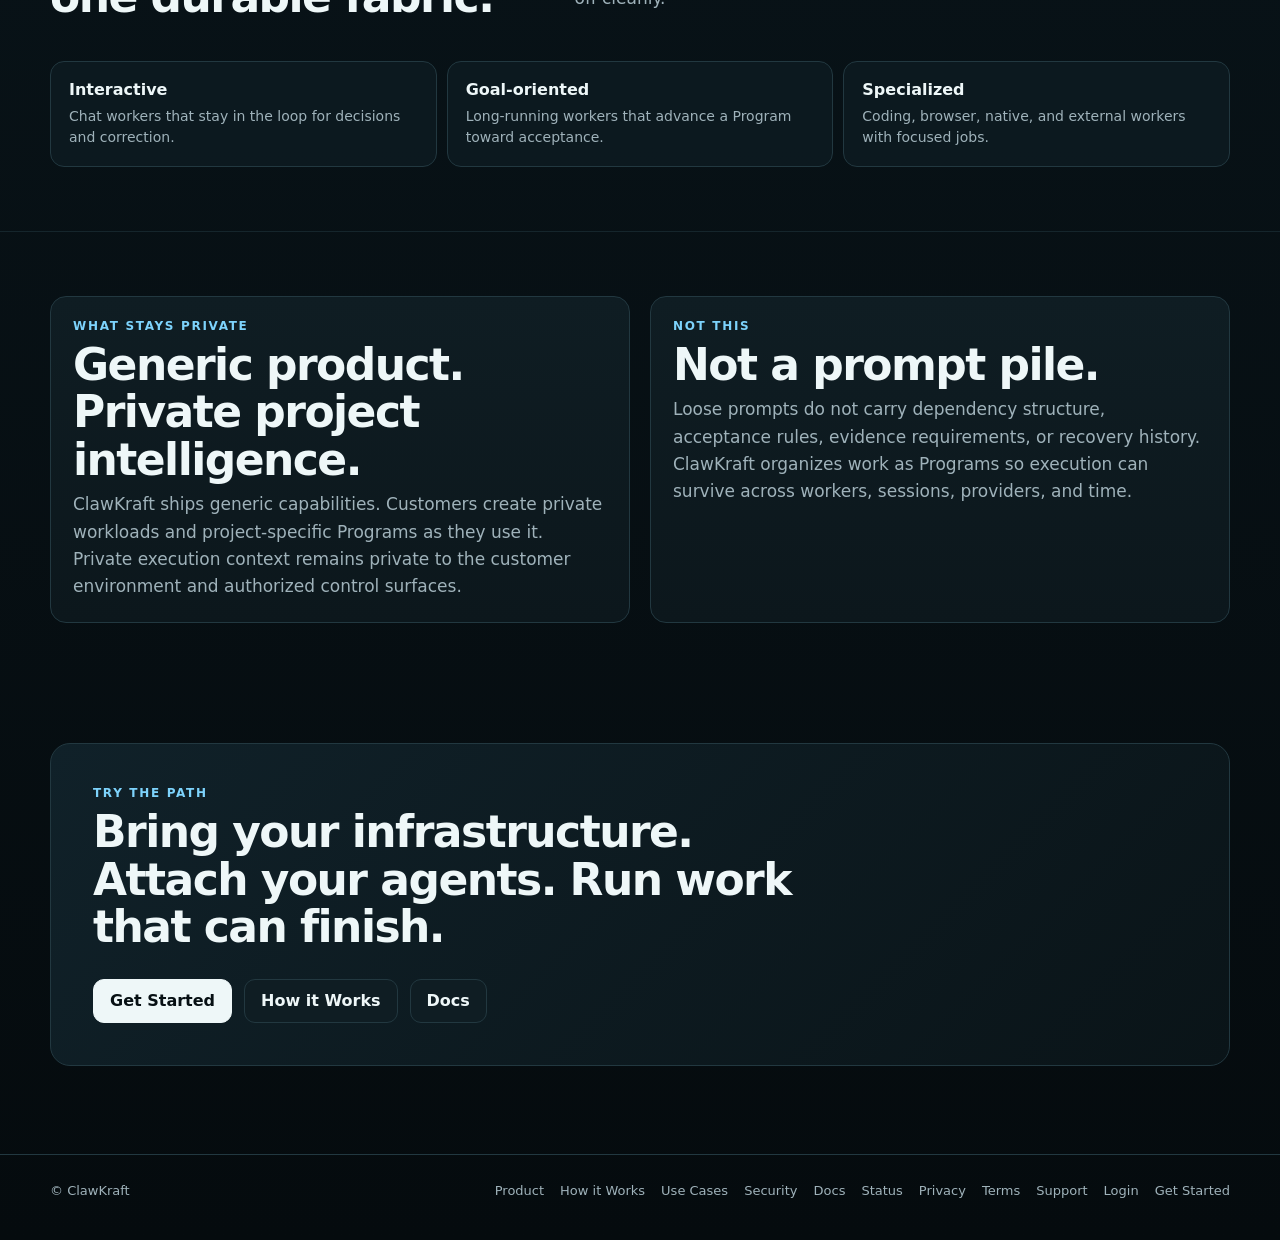
<file: use-cases/index.html>
<!doctype html>
<html lang="en">
<head>
<meta charset="utf-8">
<meta name="viewport" content="width=device-width,initial-scale=1">
<meta name="description" content="ClawKraft use cases: multi-agent product delivery, research-to-execution programs, bring-your-own-infrastructure teams, and durable recovery.">
<title>Use Cases — ClawKraft</title>
<link rel="stylesheet" href="/assets/site.css">
</head>
<body>
<nav>
  <div class="wrap nav-inner">
    <a class="brand" href="/">CLAWKRAFT</a>
    <div class="nav-links">
      <a href="/product/">Product</a>
      <a href="/how-it-works/">How it Works</a>
      <a href="/use-cases/" aria-current="page">Use Cases</a>
      <a href="/security/">Security</a>
      <a href="/docs/">Docs</a>
      <a href="/status/">Status</a>
      <a class="button ghost nav-keep" href="https://mcp.clawkraft.dev/owner/login">Login</a>
      <a class="button primary nav-keep" href="https://setup.clawkraft.dev/signup">Get Started</a>
    </div>
  </div>
</nav>

<main>
  <div class="wrap page-hero">
    <div class="breadcrumb"><a href="/">Home</a> / Use Cases</div>
    <div class="eyebrow">Use cases</div>
    <h1>Work that needs to keep going.</h1>
    <p class="lede">ClawKraft is for teams that want real project outcomes from AI and compute they already control — with progress that survives worker changes and delivery that can be trusted.</p>
    <div class="hero-actions">
      <a class="button primary" href="https://setup.clawkraft.dev/signup">Get Started</a>
      <a class="button secondary" href="/product/">Product</a>
      <a class="button secondary" href="https://mcp.clawkraft.dev/owner/login">Login</a>
    </div>
  </div>

  <section>
    <div class="wrap">
      <div class="section-head">
        <div><div class="eyebrow">Who it is for</div><h2>Teams running real delivery on their own infrastructure.</h2></div>
        <p class="section-copy">These are product-shaped work patterns ClawKraft is designed to support. They describe platform behavior, not private customer deployments.</p>
      </div>
      <div class="grid two">
        <article class="card">
          <div class="kicker">Product delivery</div>
          <h3>Multi-agent product work</h3>
          <p>Coordinate coding agents, reviewers, and browser workers across a repository so implementation, evidence, and review stay linked. Downstream work opens only when predecessors are accepted.</p>
        </article>
        <article class="card">
          <div class="kicker">Research → execution</div>
          <h3>Long-running Programs</h3>
          <p>Turn an objective into dependency-aware work that can advance through research, implementation, and qualification stages while preserving decisions, evidence, and blocking findings.</p>
        </article>
        <article class="card">
          <div class="kicker">Bring your own infra</div>
          <h3>Commission a host you control</h3>
          <p>Start from a VPS, workstation, or cloud host. Setup qualifies the capabilities the workload needs instead of forcing you to wire every runner and lifecycle path by hand.</p>
        </article>
        <article class="card">
          <div class="kicker">External agents</div>
          <h3>Attach agents you already use</h3>
          <p>Connect compatible interactive, goal, coding, browser, or native workers. External agents can attach through the supported MCP endpoint without living inside the public website.</p>
        </article>
        <article class="card">
          <div class="kicker">Failure recovery</div>
          <h3>Continue after a worker disappears</h3>
          <p>When a process, session, or provider is lost, durable checkpoints and handoff state let another worker resume instead of restarting the project from chat history.</p>
        </article>
        <article class="card">
          <div class="kicker">Governed release</div>
          <h3>Changes that can be trusted</h3>
          <p>Separate producing a change from proving it. Inspect diffs, resolve findings, collect evidence, approve, merge, deploy, and verify with durable receipts along the path.</p>
        </article>
      </div>
    </div>
  </section>

  <section>
    <div class="wrap">
      <div class="section-head">
        <div><div class="eyebrow">Work shapes</div><h2>Different workers, one durable fabric.</h2></div>
        <p class="section-copy">ClawKraft coordinates multiple worker shapes without pretending they are interchangeable. Each can accept governed work, save progress, and hand off cleanly.</p>
      </div>
      <div class="flow three">
        <div class="step"><b>Interactive</b><span>Chat workers that stay in the loop for decisions and correction.</span></div>
        <div class="step"><b>Goal-oriented</b><span>Long-running workers that advance a Program toward acceptance.</span></div>
        <div class="step"><b>Specialized</b><span>Coding, browser, native, and external workers with focused jobs.</span></div>
      </div>
    </div>
  </section>

  <section>
    <div class="wrap split">
      <div class="card">
        <div class="eyebrow">What stays private</div>
        <h2>Generic product. Private project intelligence.</h2>
        <p class="section-copy">ClawKraft ships generic capabilities. Customers create private workloads and project-specific Programs as they use it. Private execution context remains private to the customer environment and authorized control surfaces.</p>
      </div>
      <div class="card">
        <div class="eyebrow">Not this</div>
        <h2>Not a prompt pile.</h2>
        <p class="section-copy">Loose prompts do not carry dependency structure, acceptance rules, evidence requirements, or recovery history. ClawKraft organizes work as Programs so execution can survive across workers, sessions, providers, and time.</p>
      </div>
    </div>
  </section>

  <div class="wrap cta">
    <div class="cta-box">
      <div class="eyebrow">Try the path</div>
      <h2>Bring your infrastructure. Attach your agents. Run work that can finish.</h2>
      <div class="hero-actions">
        <a class="button primary" href="https://setup.clawkraft.dev/signup">Get Started</a>
        <a class="button secondary" href="/how-it-works/">How it Works</a>
        <a class="button secondary" href="/docs/">Docs</a>
      </div>
    </div>
  </div>
</main>

<footer>
  <div class="wrap footer-inner">
    <div>© ClawKraft</div>
    <div class="footer-links">
      <a href="/product/">Product</a>
      <a href="/how-it-works/">How it Works</a>
      <a href="/use-cases/">Use Cases</a>
      <a href="/security/">Security</a>
      <a href="/docs/">Docs</a>
      <a href="/status/">Status</a>
      <a href="/docs/privacy/">Privacy</a>
      <a href="/docs/terms/">Terms</a>
      <a href="/docs/support/">Support</a>
      <a href="https://mcp.clawkraft.dev/owner/login">Login</a>
      <a href="https://setup.clawkraft.dev/signup">Get Started</a>
    </div>
  </div>
</footer>
</body>
</html>
</file>
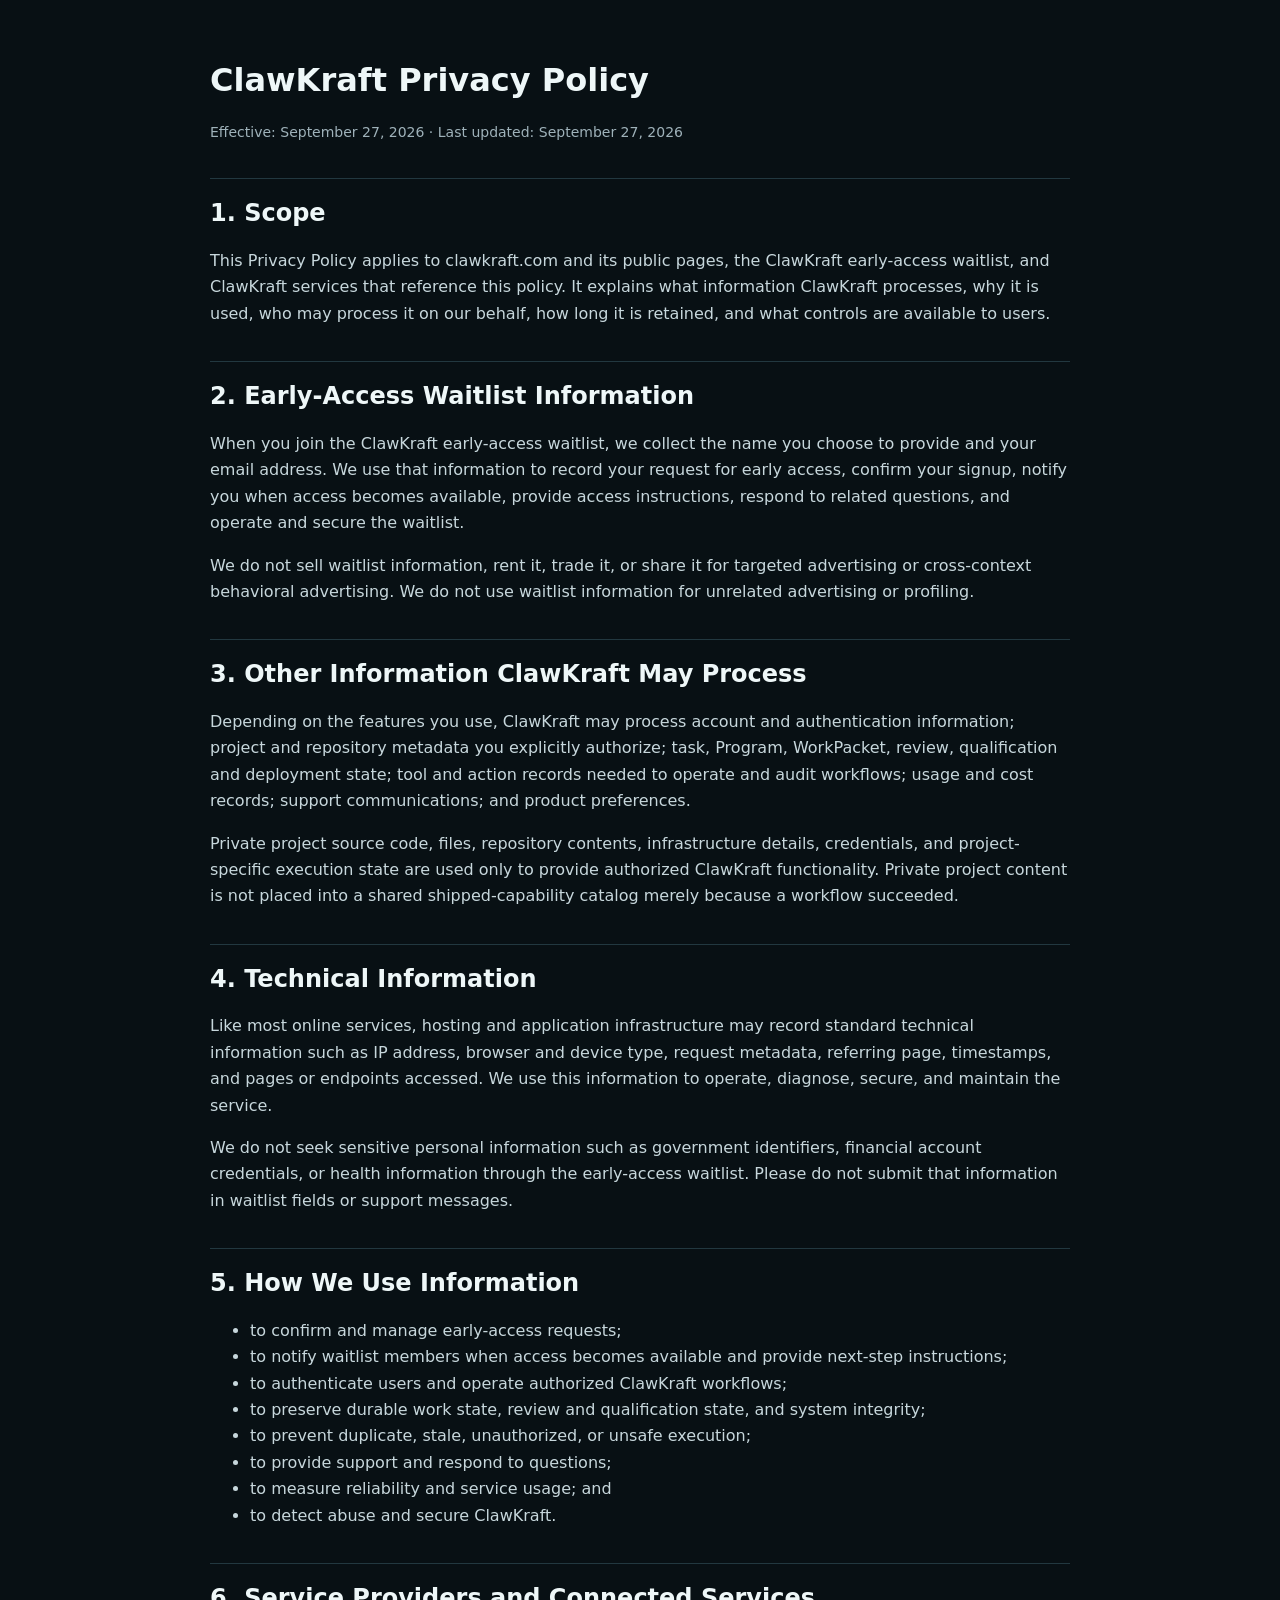
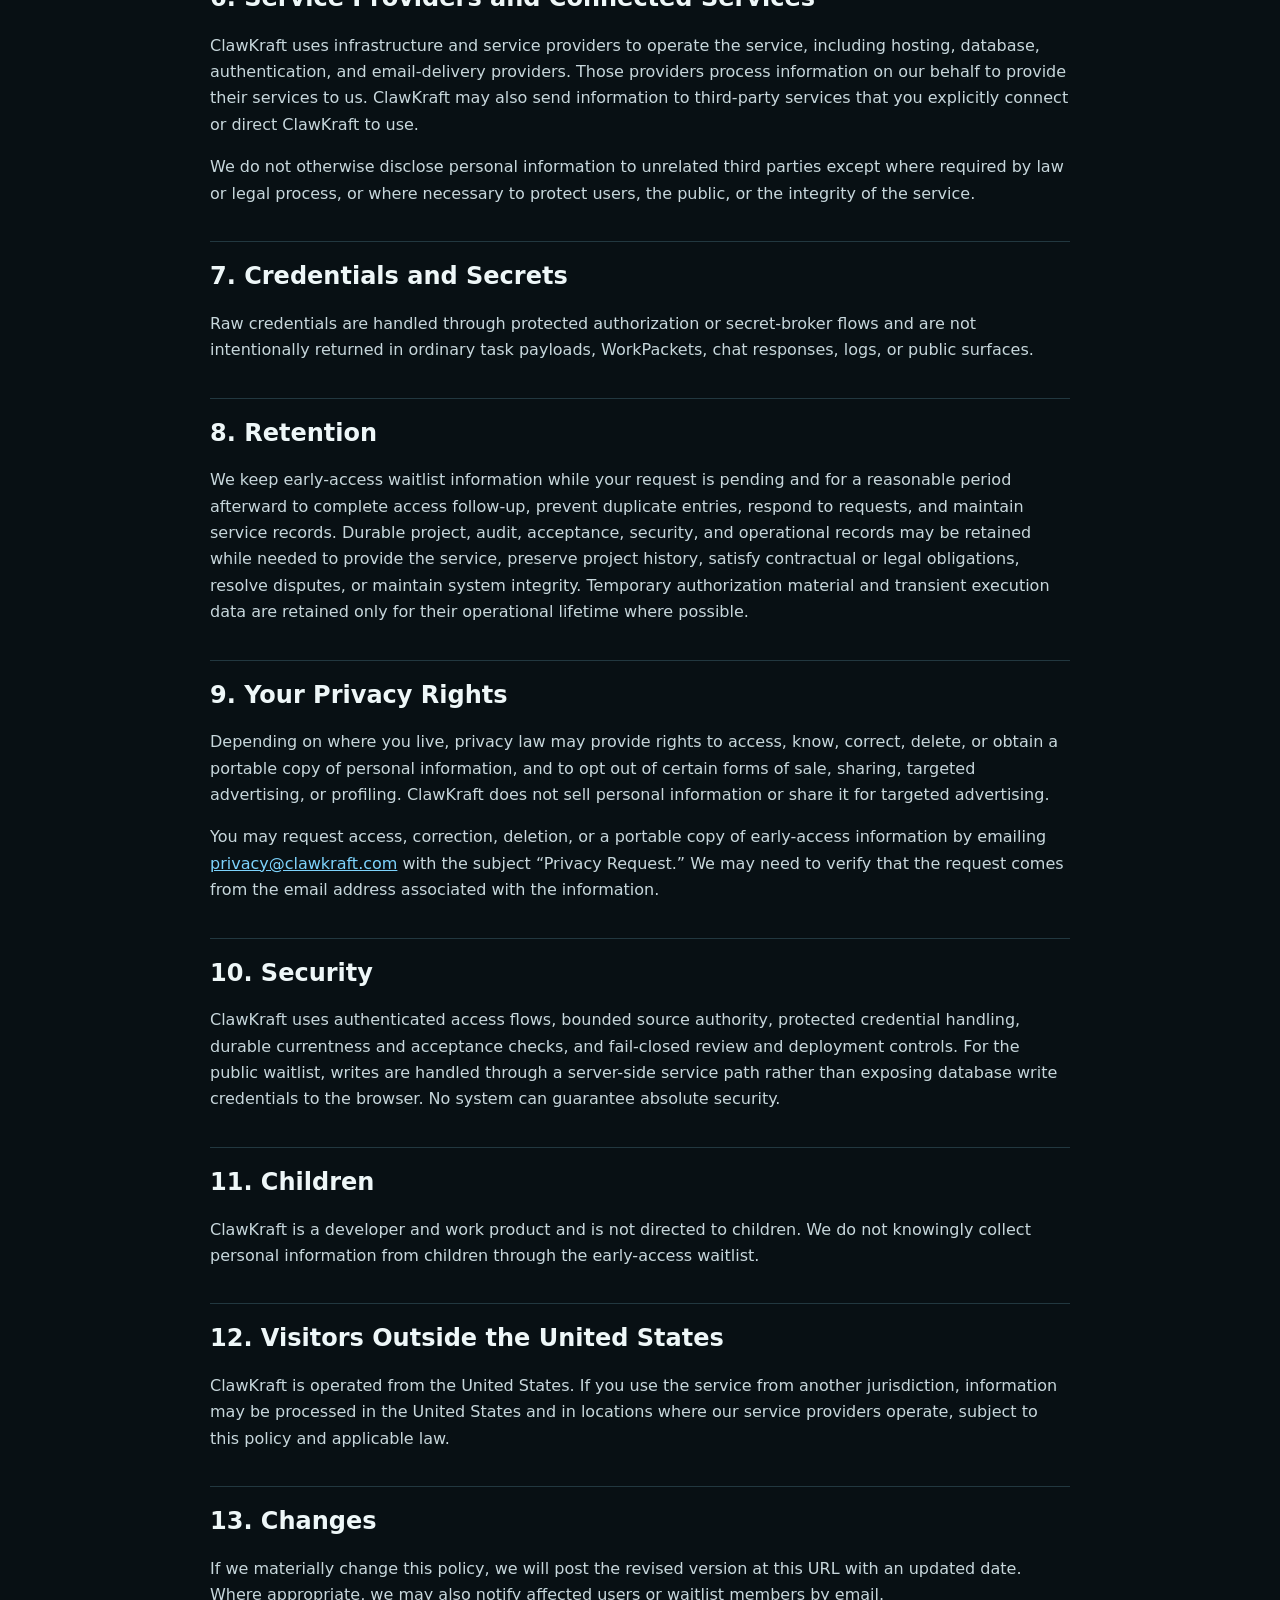
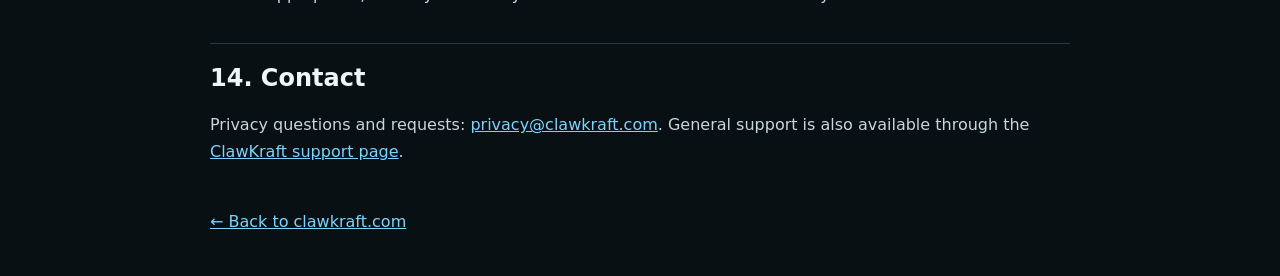
<file: docs/privacy/index.html>
<!doctype html>
<html lang="en">
<head>
<meta charset="utf-8">
<meta name="viewport" content="width=device-width,initial-scale=1">
<title>ClawKraft Privacy Policy</title>
<meta name="description" content="How ClawKraft collects, uses, and protects personal information, including early-access waitlist information.">
<style>
body{font-family:system-ui,-apple-system,sans-serif;max-width:860px;margin:0 auto;padding:40px 24px;line-height:1.65;background:#081014;color:#eef7f8}
a{color:#7dd3fc}h1,h2{line-height:1.2}h2{margin-top:34px;padding-top:20px;border-top:1px solid #223840}
p,li{color:#c7d7dc}strong{color:#eef7f8}.meta{color:#9fb2ba;font-size:14px}.back{display:inline-block;margin-top:28px}
</style>
</head>
<body>
<h1>ClawKraft Privacy Policy</h1>
<p class="meta">Effective: September 27, 2026 · Last updated: September 27, 2026</p>

<h2>1. Scope</h2>
<p>This Privacy Policy applies to clawkraft.com and its public pages, the ClawKraft early-access waitlist, and ClawKraft services that reference this policy. It explains what information ClawKraft processes, why it is used, who may process it on our behalf, how long it is retained, and what controls are available to users.</p>

<h2>2. Early-Access Waitlist Information</h2>
<p>When you join the ClawKraft early-access waitlist, we collect the name you choose to provide and your email address. We use that information to record your request for early access, confirm your signup, notify you when access becomes available, provide access instructions, respond to related questions, and operate and secure the waitlist.</p>
<p>We do not sell waitlist information, rent it, trade it, or share it for targeted advertising or cross-context behavioral advertising. We do not use waitlist information for unrelated advertising or profiling.</p>

<h2>3. Other Information ClawKraft May Process</h2>
<p>Depending on the features you use, ClawKraft may process account and authentication information; project and repository metadata you explicitly authorize; task, Program, WorkPacket, review, qualification and deployment state; tool and action records needed to operate and audit workflows; usage and cost records; support communications; and product preferences.</p>
<p>Private project source code, files, repository contents, infrastructure details, credentials, and project-specific execution state are used only to provide authorized ClawKraft functionality. Private project content is not placed into a shared shipped-capability catalog merely because a workflow succeeded.</p>

<h2>4. Technical Information</h2>
<p>Like most online services, hosting and application infrastructure may record standard technical information such as IP address, browser and device type, request metadata, referring page, timestamps, and pages or endpoints accessed. We use this information to operate, diagnose, secure, and maintain the service.</p>
<p>We do not seek sensitive personal information such as government identifiers, financial account credentials, or health information through the early-access waitlist. Please do not submit that information in waitlist fields or support messages.</p>

<h2>5. How We Use Information</h2>
<ul>
<li>to confirm and manage early-access requests;</li>
<li>to notify waitlist members when access becomes available and provide next-step instructions;</li>
<li>to authenticate users and operate authorized ClawKraft workflows;</li>
<li>to preserve durable work state, review and qualification state, and system integrity;</li>
<li>to prevent duplicate, stale, unauthorized, or unsafe execution;</li>
<li>to provide support and respond to questions;</li>
<li>to measure reliability and service usage; and</li>
<li>to detect abuse and secure ClawKraft.</li>
</ul>

<h2>6. Service Providers and Connected Services</h2>
<p>ClawKraft uses infrastructure and service providers to operate the service, including hosting, database, authentication, and email-delivery providers. Those providers process information on our behalf to provide their services to us. ClawKraft may also send information to third-party services that you explicitly connect or direct ClawKraft to use.</p>
<p>We do not otherwise disclose personal information to unrelated third parties except where required by law or legal process, or where necessary to protect users, the public, or the integrity of the service.</p>

<h2>7. Credentials and Secrets</h2>
<p>Raw credentials are handled through protected authorization or secret-broker flows and are not intentionally returned in ordinary task payloads, WorkPackets, chat responses, logs, or public surfaces.</p>

<h2>8. Retention</h2>
<p>We keep early-access waitlist information while your request is pending and for a reasonable period afterward to complete access follow-up, prevent duplicate entries, respond to requests, and maintain service records. Durable project, audit, acceptance, security, and operational records may be retained while needed to provide the service, preserve project history, satisfy contractual or legal obligations, resolve disputes, or maintain system integrity. Temporary authorization material and transient execution data are retained only for their operational lifetime where possible.</p>

<h2>9. Your Privacy Rights</h2>
<p>Depending on where you live, privacy law may provide rights to access, know, correct, delete, or obtain a portable copy of personal information, and to opt out of certain forms of sale, sharing, targeted advertising, or profiling. ClawKraft does not sell personal information or share it for targeted advertising.</p>
<p>You may request access, correction, deletion, or a portable copy of early-access information by emailing <a href="mailto:privacy@clawkraft.com">privacy@clawkraft.com</a> with the subject “Privacy Request.” We may need to verify that the request comes from the email address associated with the information.</p>

<h2>10. Security</h2>
<p>ClawKraft uses authenticated access flows, bounded source authority, protected credential handling, durable currentness and acceptance checks, and fail-closed review and deployment controls. For the public waitlist, writes are handled through a server-side service path rather than exposing database write credentials to the browser. No system can guarantee absolute security.</p>

<h2>11. Children</h2>
<p>ClawKraft is a developer and work product and is not directed to children. We do not knowingly collect personal information from children through the early-access waitlist.</p>

<h2>12. Visitors Outside the United States</h2>
<p>ClawKraft is operated from the United States. If you use the service from another jurisdiction, information may be processed in the United States and in locations where our service providers operate, subject to this policy and applicable law.</p>

<h2>13. Changes</h2>
<p>If we materially change this policy, we will post the revised version at this URL with an updated date. Where appropriate, we may also notify affected users or waitlist members by email.</p>

<h2>14. Contact</h2>
<p>Privacy questions and requests: <a href="mailto:privacy@clawkraft.com">privacy@clawkraft.com</a>. General support is also available through the <a href="/docs/support/">ClawKraft support page</a>.</p>

<a class="back" href="/">← Back to clawkraft.com</a>
</body>
</html>
</file>
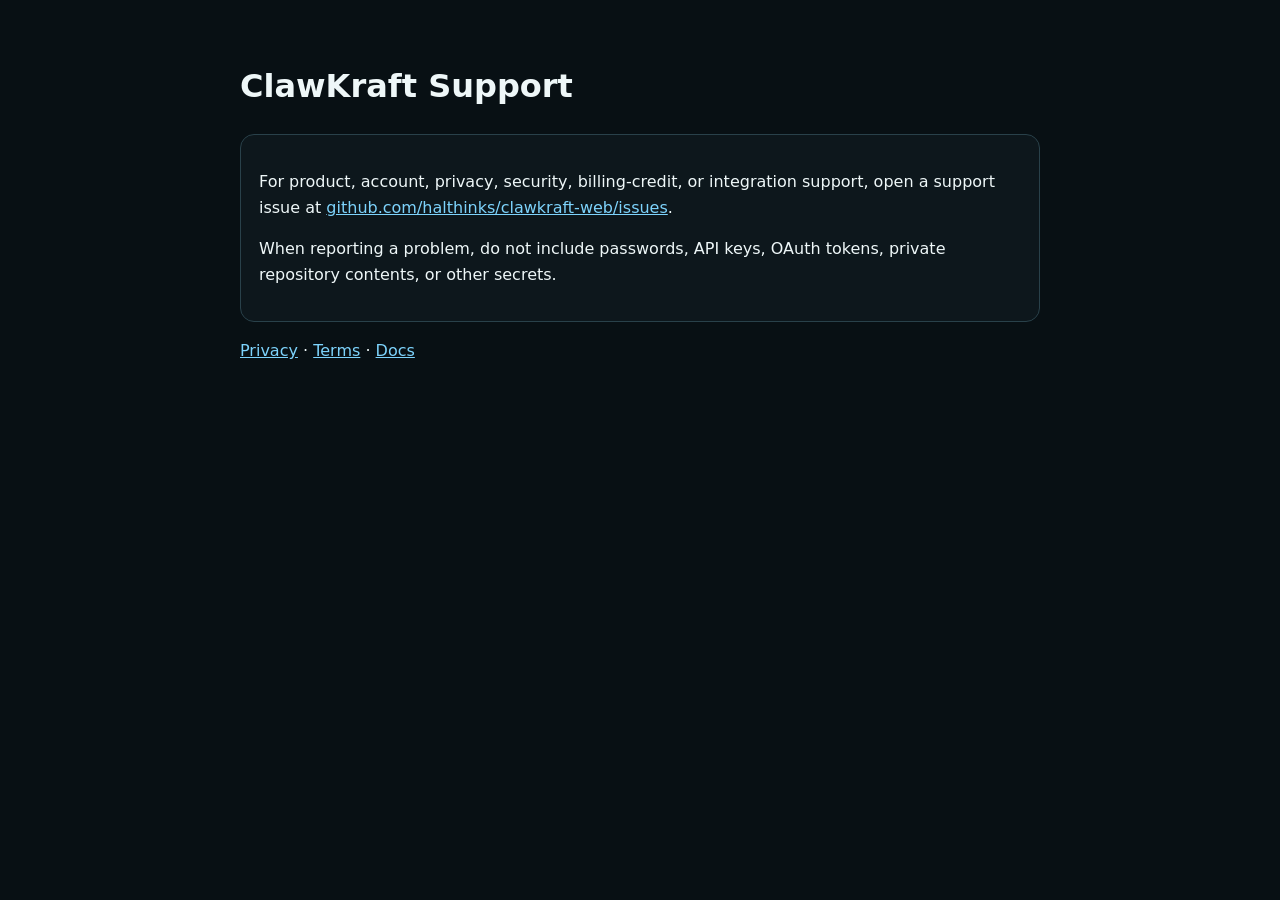
<file: docs/support/index.html>
<!doctype html>
<html lang="en"><head><meta charset="utf-8"><meta name="viewport" content="width=device-width,initial-scale=1"><title>ClawKraft Support</title>
<style>body{font-family:system-ui,-apple-system,sans-serif;max-width:800px;margin:0 auto;padding:40px 24px;line-height:1.6;background:#081014;color:#eef7f8}a{color:#7dd3fc}.card{border:1px solid #29414a;border-radius:14px;padding:18px;background:#0d171c}</style></head>
<body><h1>ClawKraft Support</h1><div class="card"><p>For product, account, privacy, security, billing-credit, or integration support, open a support issue at <a href="https://github.com/halthinks/clawkraft-web/issues">github.com/halthinks/clawkraft-web/issues</a>.</p><p>When reporting a problem, do not include passwords, API keys, OAuth tokens, private repository contents, or other secrets.</p></div>
<p><a href="/privacy/">Privacy</a> · <a href="/terms/">Terms</a> · <a href="/">Docs</a></p>
</body></html>
</file>
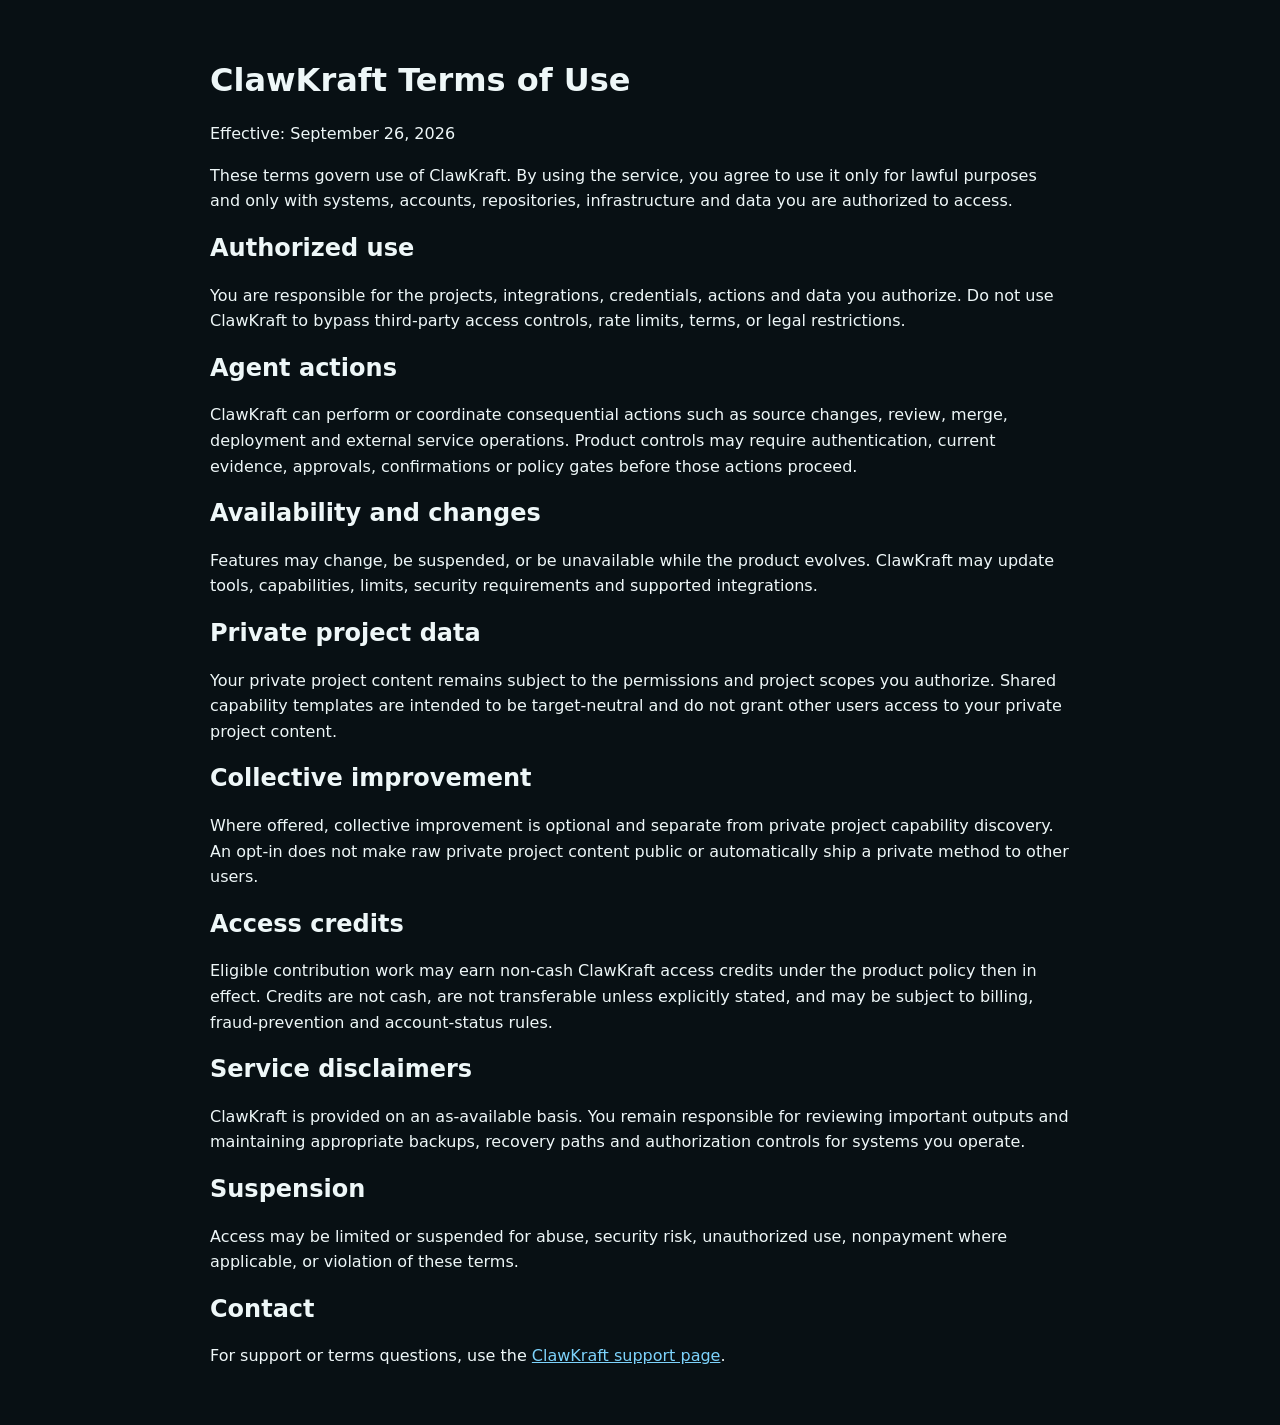
<file: docs/terms/index.html>
<!doctype html>
<html lang="en"><head><meta charset="utf-8"><meta name="viewport" content="width=device-width,initial-scale=1"><title>ClawKraft Terms of Use</title>
<style>body{font-family:system-ui,-apple-system,sans-serif;max-width:860px;margin:0 auto;padding:40px 24px;line-height:1.6;background:#081014;color:#eef7f8}a{color:#7dd3fc}h1,h2{line-height:1.2}</style></head>
<body><h1>ClawKraft Terms of Use</h1><p>Effective: September 26, 2026</p>
<p>These terms govern use of ClawKraft. By using the service, you agree to use it only for lawful purposes and only with systems, accounts, repositories, infrastructure and data you are authorized to access.</p>
<h2>Authorized use</h2><p>You are responsible for the projects, integrations, credentials, actions and data you authorize. Do not use ClawKraft to bypass third-party access controls, rate limits, terms, or legal restrictions.</p>
<h2>Agent actions</h2><p>ClawKraft can perform or coordinate consequential actions such as source changes, review, merge, deployment and external service operations. Product controls may require authentication, current evidence, approvals, confirmations or policy gates before those actions proceed.</p>
<h2>Availability and changes</h2><p>Features may change, be suspended, or be unavailable while the product evolves. ClawKraft may update tools, capabilities, limits, security requirements and supported integrations.</p>
<h2>Private project data</h2><p>Your private project content remains subject to the permissions and project scopes you authorize. Shared capability templates are intended to be target-neutral and do not grant other users access to your private project content.</p>
<h2>Collective improvement</h2><p>Where offered, collective improvement is optional and separate from private project capability discovery. An opt-in does not make raw private project content public or automatically ship a private method to other users.</p>
<h2>Access credits</h2><p>Eligible contribution work may earn non-cash ClawKraft access credits under the product policy then in effect. Credits are not cash, are not transferable unless explicitly stated, and may be subject to billing, fraud-prevention and account-status rules.</p>
<h2>Service disclaimers</h2><p>ClawKraft is provided on an as-available basis. You remain responsible for reviewing important outputs and maintaining appropriate backups, recovery paths and authorization controls for systems you operate.</p>
<h2>Suspension</h2><p>Access may be limited or suspended for abuse, security risk, unauthorized use, nonpayment where applicable, or violation of these terms.</p>
<h2>Contact</h2><p>For support or terms questions, use the <a href="/support/">ClawKraft support page</a>.</p>
</body></html>
</file>
<file: assets/site.css>
:root{
  color-scheme:dark;
  --bg:#071014;--bg2:#0b171c;--panel:#0f1d23;--panel2:#13242b;
  --text:#eef7f8;--muted:#9fb2ba;--line:#223840;--accent:#7dd3fc;
  --accent2:#b6f09c;--danger:#fda4af;--max:1180px;
  font-family:Inter,ui-sans-serif,system-ui,-apple-system,BlinkMacSystemFont,"Segoe UI",sans-serif;
}
*{box-sizing:border-box}
html{scroll-behavior:smooth}
body{margin:0;background:
radial-gradient(circle at 85% 10%,rgba(125,211,252,.08),transparent 26rem),
linear-gradient(180deg,#061014 0%,#081217 55%,#050b0e 100%);color:var(--text);min-height:100vh}
a{color:inherit;text-decoration:none}
.wrap{width:min(var(--max),calc(100% - 32px));margin:auto}
nav{position:sticky;top:0;z-index:20;border-bottom:1px solid rgba(34,56,64,.75);background:rgba(7,16,20,.88);backdrop-filter:blur(16px)}
.nav-inner{min-height:68px;display:flex;align-items:center;justify-content:space-between;gap:20px;flex-wrap:wrap;padding:10px 0}
.brand{font-weight:900;letter-spacing:.14em;font-size:14px}
.nav-links{display:flex;gap:16px;align-items:center;color:var(--muted);font-size:14px;flex-wrap:wrap}
.nav-links a:hover{color:var(--text)}
.nav-links a[aria-current="page"]{color:var(--text);font-weight:700}
.button{display:inline-flex;align-items:center;justify-content:center;min-height:44px;padding:0 16px;border-radius:11px;border:1px solid var(--line);font-weight:800}
.button.primary{background:var(--text);color:#071014;border-color:var(--text)}
.button.secondary{background:var(--panel);color:var(--text)}
.button.ghost{background:transparent;color:var(--muted)}
.button:hover{transform:translateY(-1px)}
.eyebrow{font-size:12px;letter-spacing:.14em;text-transform:uppercase;color:var(--accent);font-weight:900}
h1{font-size:clamp(36px,6vw,68px);line-height:1.02;letter-spacing:-.045em;margin:14px 0 22px;max-width:930px}
h2{font-size:clamp(28px,3.6vw,44px);letter-spacing:-.035em;line-height:1.08;margin:8px 0}
h3{margin:0 0 8px;font-size:18px}
.lede{font-size:clamp(17px,2.2vw,22px);line-height:1.55;color:#c7d7dc;max-width:780px}
.section-copy{color:var(--muted);font-size:17px;line-height:1.65}
.hero{padding:72px 0 48px;display:grid;grid-template-columns:1.15fr .85fr;gap:48px;align-items:center}
.hero-actions{display:flex;flex-wrap:wrap;gap:12px;margin-top:28px}
.proof{margin-top:22px;color:var(--muted);font-size:14px}
section{padding:64px 0;border-top:1px solid rgba(34,56,64,.55)}
.section-head{display:grid;grid-template-columns:.85fr 1.15fr;gap:40px;align-items:end;margin-bottom:32px}
.grid{display:grid;grid-template-columns:repeat(3,1fr);gap:14px}
.grid.two{grid-template-columns:repeat(2,1fr)}
.card{background:linear-gradient(180deg,var(--panel),#0c171c);border:1px solid var(--line);border-radius:16px;padding:22px}
.card p{margin:0;color:var(--muted);line-height:1.6}
.card .kicker{margin-bottom:8px}
.flow{display:grid;grid-template-columns:repeat(4,1fr);gap:10px}
.flow.three{grid-template-columns:repeat(3,1fr)}
.step{border:1px solid var(--line);border-radius:14px;padding:18px;background:rgba(15,29,35,.72)}
.step b{display:block;margin-bottom:7px}
.step span{color:var(--muted);font-size:14px;line-height:1.5}
.kicker{color:var(--accent2);font-size:13px;font-weight:800}
.split{display:grid;grid-template-columns:1fr 1fr;gap:20px}
.list{display:grid;gap:10px;margin-top:16px}
.item{display:flex;gap:12px;align-items:flex-start;color:#c7d7dc;line-height:1.55}
.item:before{content:"";width:8px;height:8px;margin-top:8px;border-radius:50%;background:var(--accent);flex:0 0 auto}
.band{background:linear-gradient(135deg,rgba(125,211,252,.09),rgba(182,240,156,.055));border:1px solid var(--line);border-radius:18px;padding:28px}
.arch{font:14px/1.7 ui-monospace,SFMono-Regular,Menlo,monospace;white-space:pre-wrap;color:#cfe7ed}
.terminal{background:linear-gradient(180deg,#0c171c,#091216);border:1px solid var(--line);border-radius:18px;overflow:hidden;box-shadow:0 24px 80px rgba(0,0,0,.28)}
.terminal-head{display:flex;gap:7px;padding:13px 15px;border-bottom:1px solid var(--line)}
.dot{width:9px;height:9px;border-radius:50%;background:#39535c}
.terminal-body{padding:22px;font:13px/1.7 ui-monospace,SFMono-Regular,Menlo,monospace;color:#cfe7ed}
.dim{color:#718991}.ok{color:var(--accent2)}.warn{color:#fde68a}
.cta{padding:56px 0 88px}
.cta-box{padding:42px;border:1px solid var(--line);border-radius:20px;background:linear-gradient(135deg,#102129,#0a1418)}
.cta-box h2{max-width:760px}
footer{border-top:1px solid var(--line);padding:28px 0 42px;color:var(--muted);font-size:13px}
.footer-inner{display:flex;justify-content:space-between;gap:20px;flex-wrap:wrap}
.footer-links{display:flex;gap:16px;flex-wrap:wrap}
.page-hero{padding:64px 0 24px}
.breadcrumb{color:var(--muted);font-size:13px;margin-bottom:18px}
.breadcrumb a{color:var(--accent)}
.pill-row{display:flex;flex-wrap:wrap;gap:10px;margin-top:22px}
.pill{border:1px solid var(--line);background:rgba(15,29,35,.72);border-radius:999px;padding:8px 14px;font-size:13px;color:#c7d7dc}
.note{margin-top:18px;color:var(--muted);font-size:14px;line-height:1.6}
@media(max-width:900px){
  .hero,.section-head,.split{grid-template-columns:1fr}
  .grid{grid-template-columns:1fr 1fr}
  .flow,.flow.three{grid-template-columns:1fr 1fr}
  .terminal{order:-1}
}
@media(max-width:620px){
  .nav-links a:not(.button){display:none}
  .nav-links .nav-keep{display:inline-flex}
  .hero{padding-top:42px}
  .grid,.grid.two,.flow,.flow.three{grid-template-columns:1fr}
  .cta-box{padding:26px}
  .wrap{width:min(100% - 22px,var(--max))}
  section{padding:48px 0}
}
</file>
